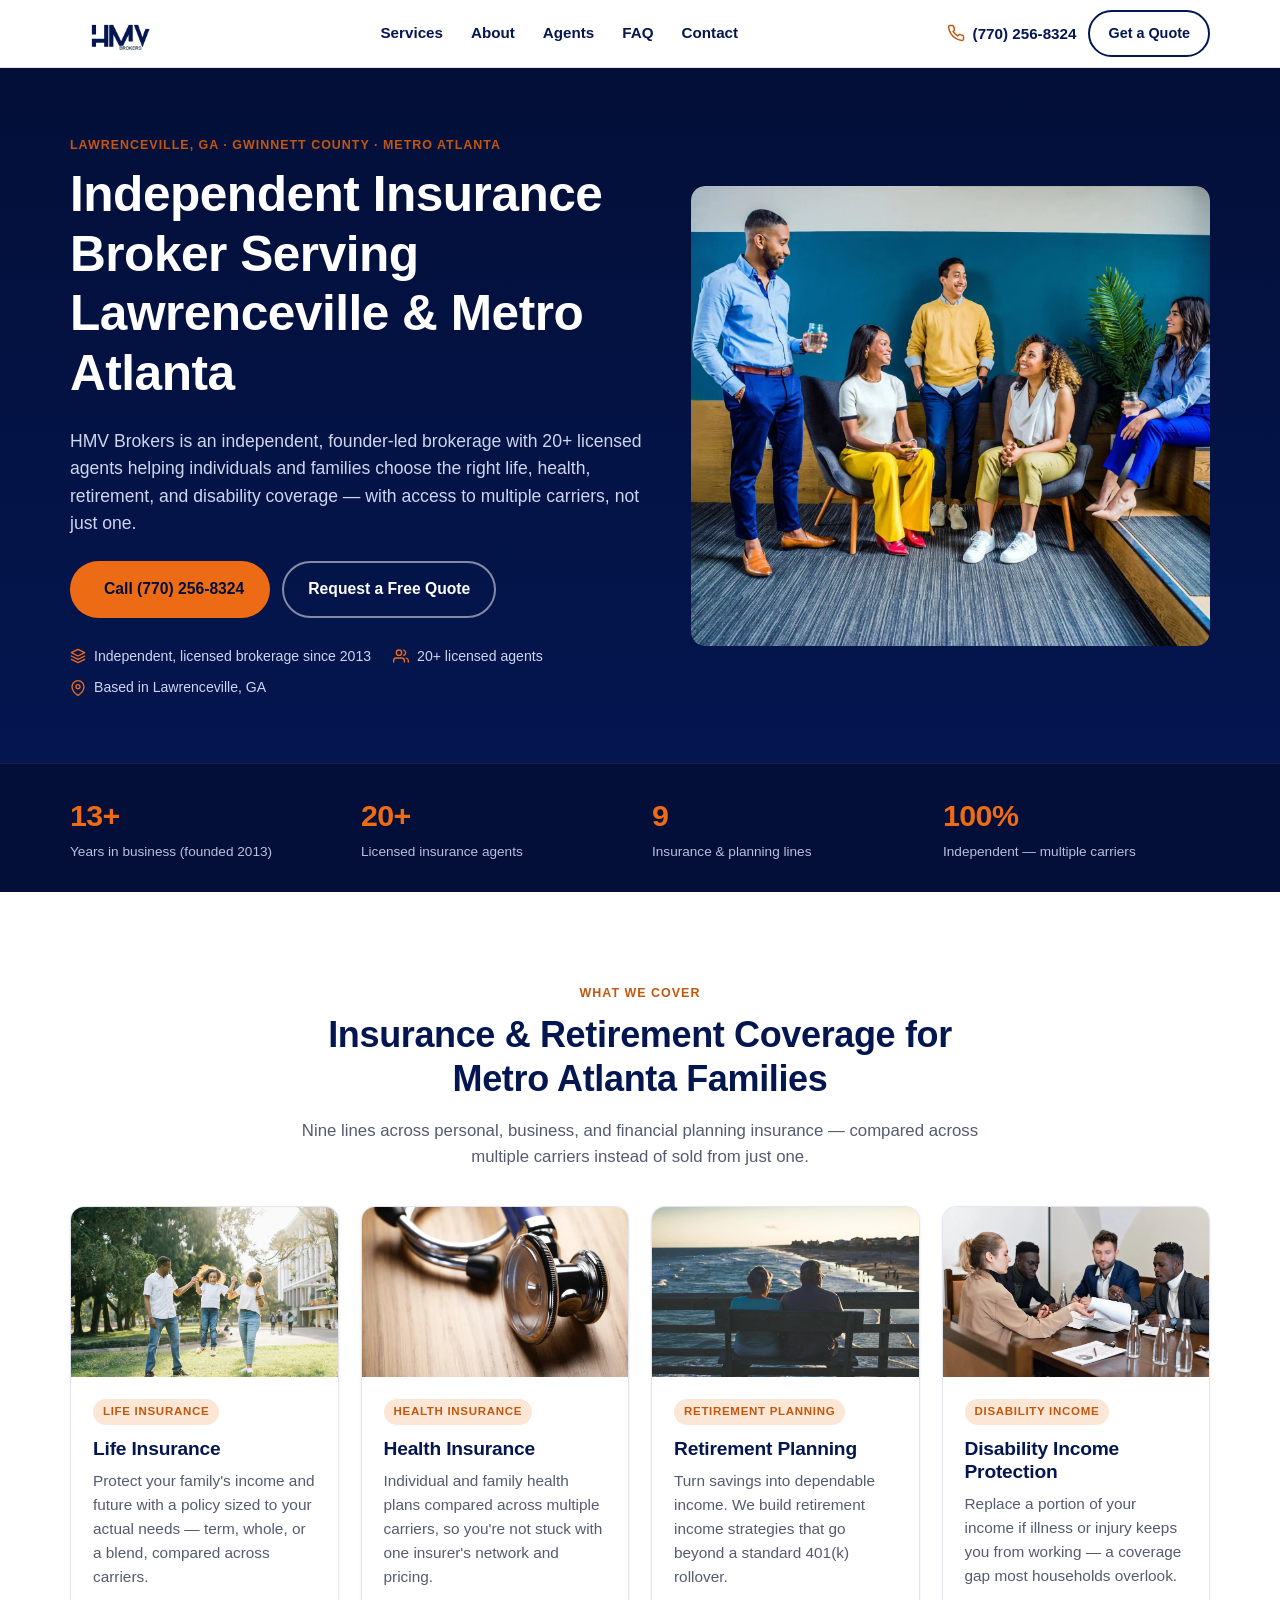
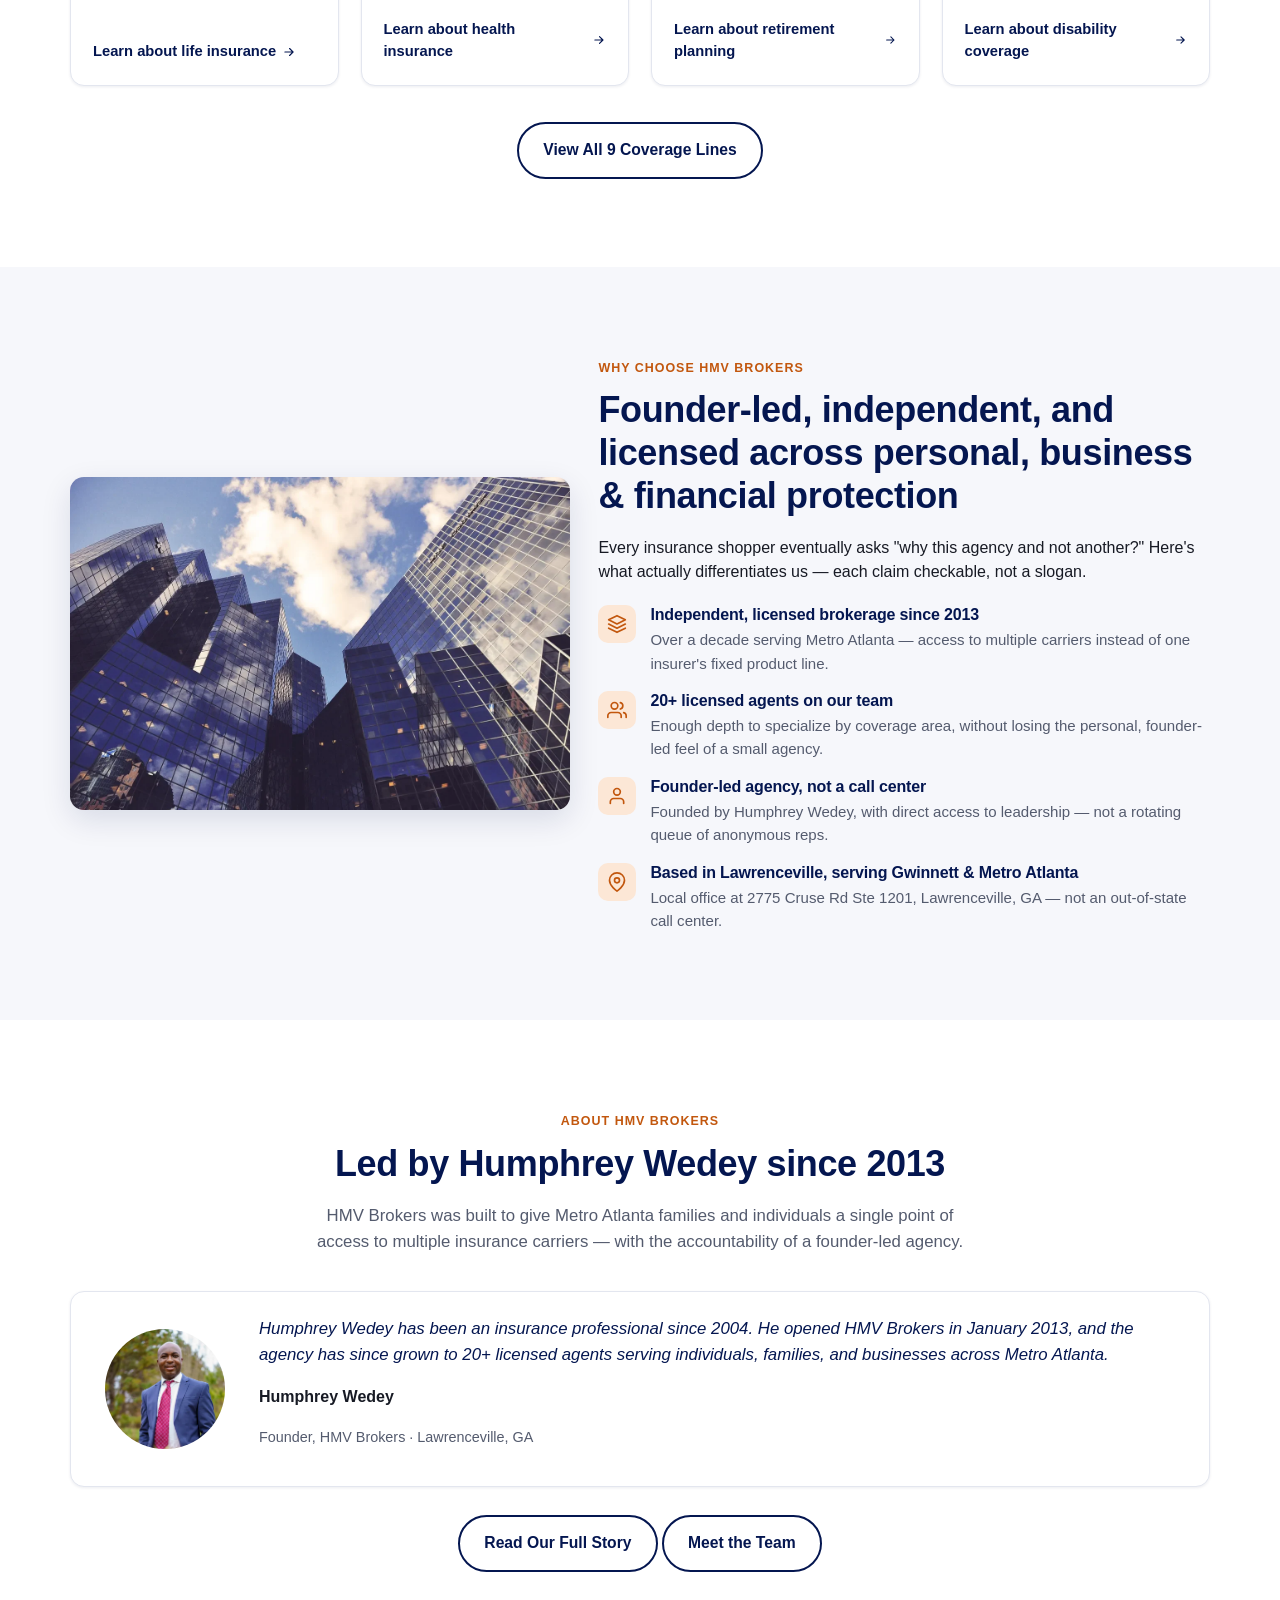
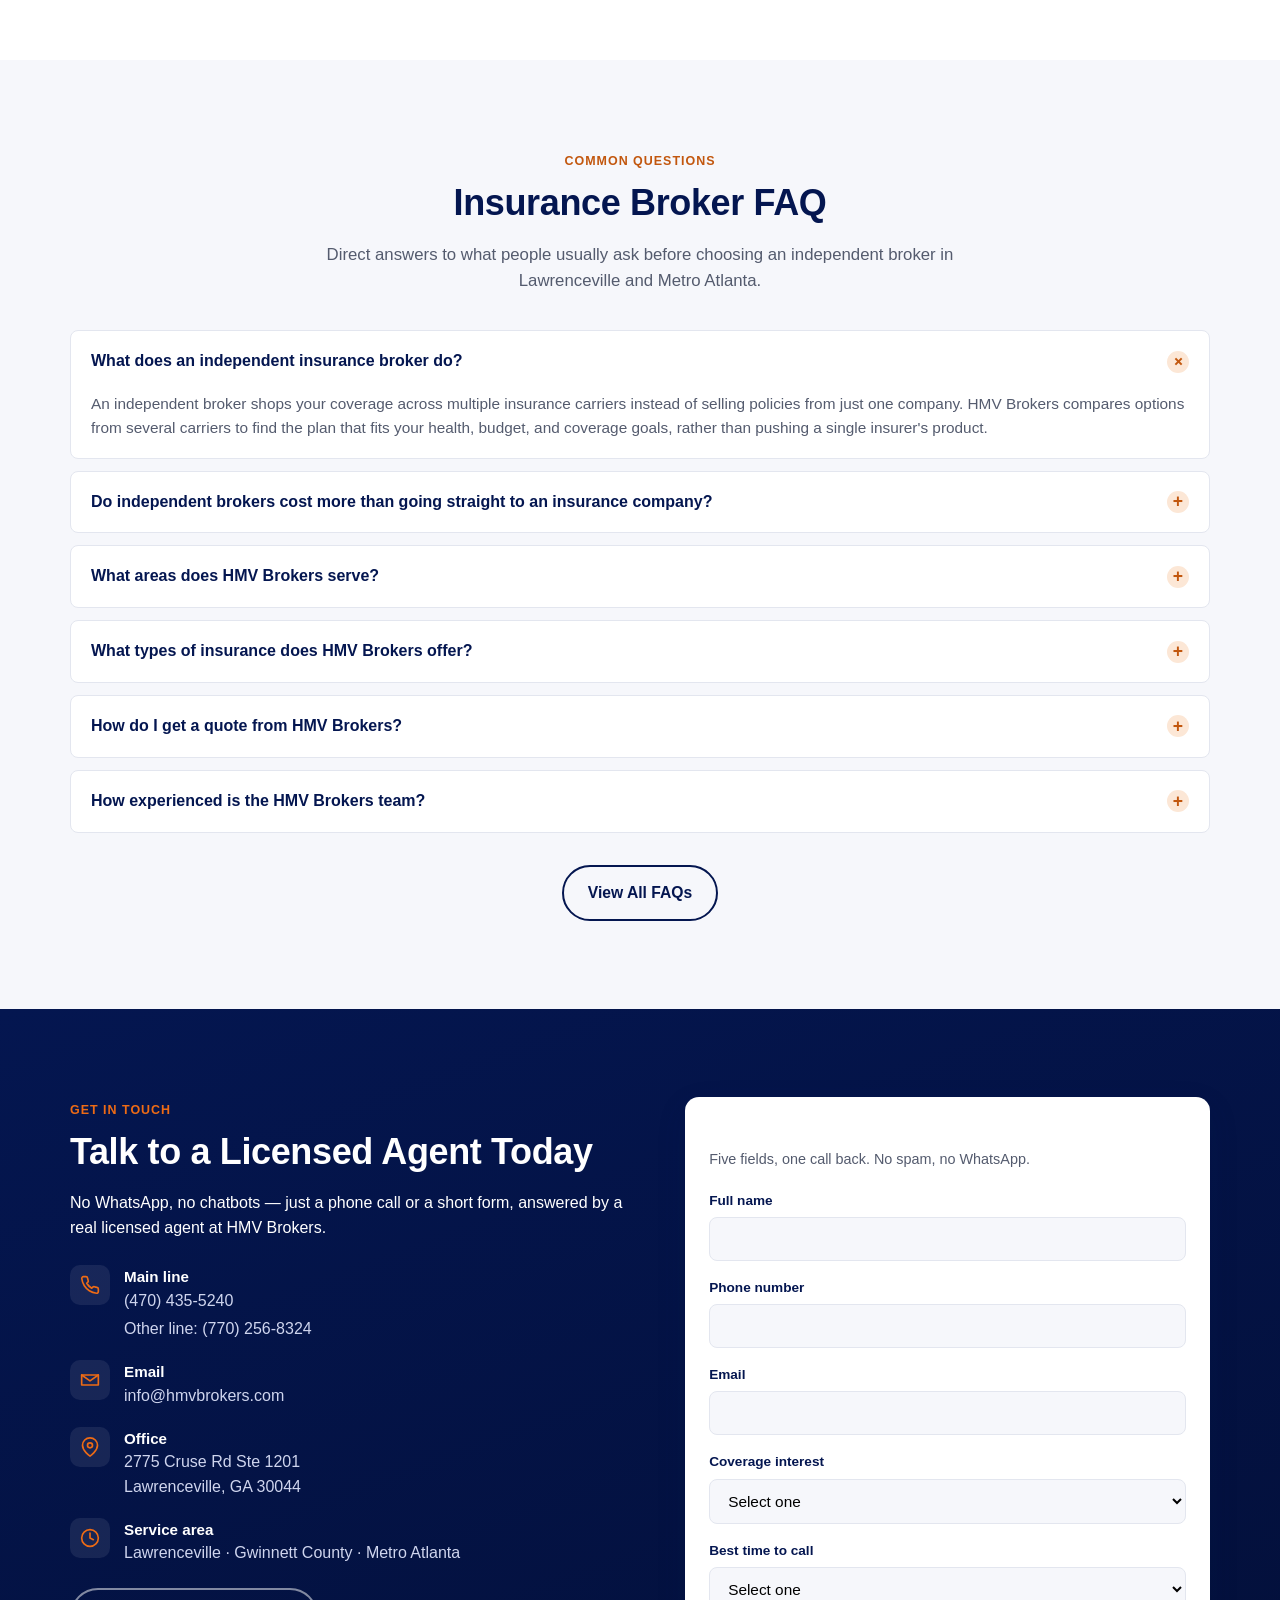
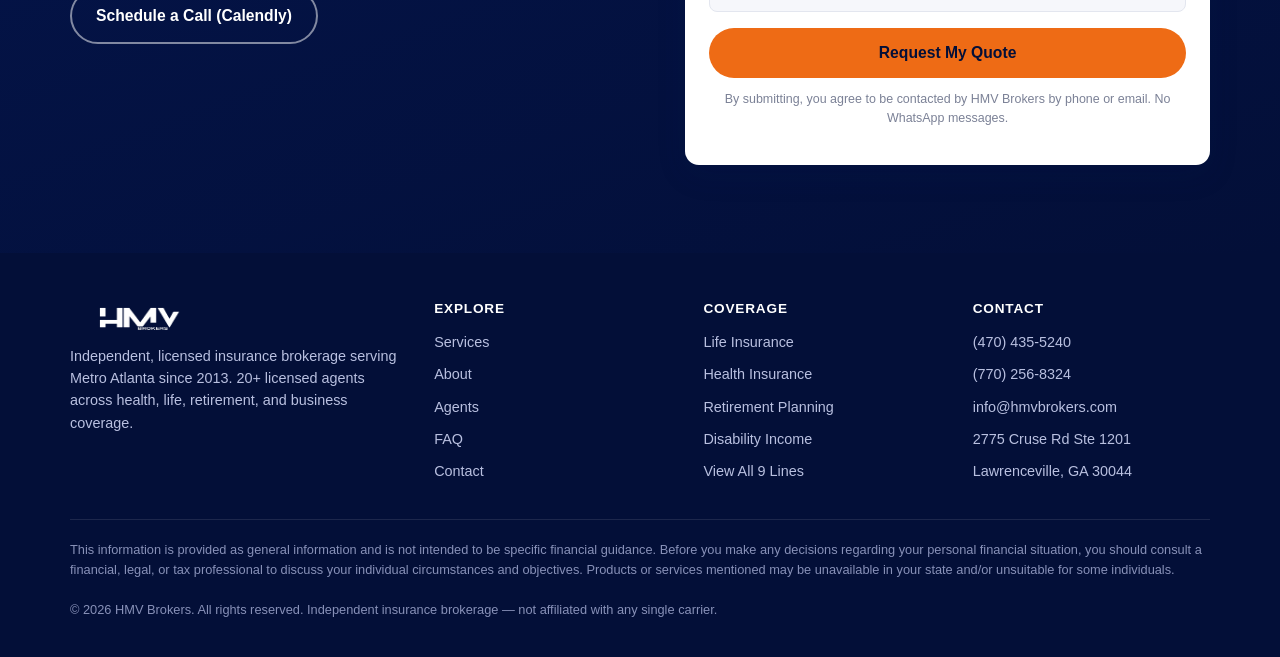
<file: index.html>
<!DOCTYPE html>
<html lang="en">
<head>
<meta charset="UTF-8" />
<meta name="viewport" content="width=device-width, initial-scale=1" />
<title>Independent Insurance Broker in Lawrenceville, GA | HMV Brokers</title>
<meta name="description" content="HMV Brokers is an independent insurance agency in Lawrenceville, GA — 20+ licensed agents helping Metro Atlanta families with life, health, retirement & disability coverage." />
<link rel="canonical" href="https://www.hmvbrokers.com/" />

<!-- Open Graph / Social -->
<meta property="og:type" content="website" />
<meta property="og:site_name" content="HMV Brokers" />
<meta property="og:title" content="Independent Insurance Broker in Lawrenceville, GA | HMV Brokers" />
<meta property="og:description" content="Independent, licensed brokerage serving Metro Atlanta since 2013. 20+ licensed agents. Life, health, retirement & disability coverage." />
<meta property="og:url" content="https://www.hmvbrokers.com/" />
<meta property="og:image" content="https://www.hmvbrokers.com/assets/hero_images/pexels-photo-2422290.webp" />
<meta name="twitter:card" content="summary_large_image" />
<meta name="twitter:title" content="Independent Insurance Broker in Lawrenceville, GA | HMV Brokers" />
<meta name="twitter:description" content="Independent, licensed brokerage serving Metro Atlanta since 2013. 20+ licensed agents. Life, health, retirement & disability coverage." />
<meta name="twitter:image" content="https://www.hmvbrokers.com/assets/hero_images/pexels-photo-2422290.webp" />

<meta name="theme-color" content="#041650" />
<link rel="preload" as="image" href="assets/hero_images/pexels-photo-2422290.webp" fetchpriority="high" />
<link rel="stylesheet" href="assets/css/style.css" />

<!-- JSON-LD: InsuranceAgency (LocalBusiness) -->
<script type="application/ld+json">
{
  "@context": "https://schema.org",
  "@type": "InsuranceAgency",
  "name": "HMV Brokers",
  "url": "https://www.hmvbrokers.com/",
  "image": "https://www.hmvbrokers.com/assets/logo/hmv600200blue.webp",
  "logo": "https://www.hmvbrokers.com/assets/logo/hmv600200blue.webp",
  "description": "Independent insurance brokerage serving Lawrenceville, Gwinnett County, and Metro Atlanta since 2013. 20+ licensed agents offering health, life, retirement, income planning, long-term care, disability, commercial, auto & homeowners, and group benefits coverage.",
  "foundingDate": "2013",
  "founder": {
    "@type": "Person",
    "name": "Humphrey Wedey"
  },
  "address": {
    "@type": "PostalAddress",
    "streetAddress": "2775 Cruse Rd Ste 1201",
    "addressLocality": "Lawrenceville",
    "addressRegion": "GA",
    "postalCode": "30044",
    "addressCountry": "US"
  },
  "telephone": "+1-770-256-8324",
  "email": "info@hmvbrokers.com",
  "contactPoint": [
    { "@type": "ContactPoint", "telephone": "+1-470-435-5240", "contactType": "customer service", "areaServed": "US" },
    { "@type": "ContactPoint", "telephone": "+1-770-256-8324", "contactType": "customer service", "areaServed": "US" }
  ],
  "areaServed": ["Lawrenceville, GA", "Gwinnett County, GA", "Metro Atlanta, GA"],
  "priceRange": "$$",
  "employee": {
    "@type": "QuantitativeValue",
    "minValue": 20,
    "description": "20+ licensed insurance agents"
  },
  "hasOfferCatalog": {
    "@type": "OfferCatalog",
    "name": "Insurance & Financial Services",
    "itemListElement": [
      { "@type": "Offer", "itemOffered": { "@type": "Service", "name": "Individual & Family Health Insurance" } },
      { "@type": "Offer", "itemOffered": { "@type": "Service", "name": "Life Insurance" } },
      { "@type": "Offer", "itemOffered": { "@type": "Service", "name": "Retirement Planning" } },
      { "@type": "Offer", "itemOffered": { "@type": "Service", "name": "Income Planning" } },
      { "@type": "Offer", "itemOffered": { "@type": "Service", "name": "Long-Term Care Insurance" } },
      { "@type": "Offer", "itemOffered": { "@type": "Service", "name": "Disability Income Protection" } },
      { "@type": "Offer", "itemOffered": { "@type": "Service", "name": "Commercial Insurance" } },
      { "@type": "Offer", "itemOffered": { "@type": "Service", "name": "Auto & Homeowners Insurance" } },
      { "@type": "Offer", "itemOffered": { "@type": "Service", "name": "Group Benefits" } }
    ]
  }
}
</script>

<!-- JSON-LD: FAQPage (mirrors the on-page "Common Questions" block below) -->
<script type="application/ld+json">
{
  "@context": "https://schema.org",
  "@type": "FAQPage",
  "mainEntity": [
    {
      "@type": "Question",
      "name": "What does an independent insurance broker do?",
      "acceptedAnswer": {
        "@type": "Answer",
        "text": "An independent broker shops your coverage across multiple insurance carriers instead of selling policies from just one company. HMV Brokers compares options from several carriers to find the plan that fits your health, budget, and coverage goals, rather than pushing a single insurer's product."
      }
    },
    {
      "@type": "Question",
      "name": "Do independent brokers cost more than going straight to an insurance company?",
      "acceptedAnswer": {
        "@type": "Answer",
        "text": "No. Carriers build broker commissions into their standard rates, so working with an independent broker like HMV Brokers typically costs the same as buying directly from the insurer — with the added benefit of a licensed agent comparing multiple carriers on your behalf at no extra cost to you."
      }
    },
    {
      "@type": "Question",
      "name": "What areas does HMV Brokers serve?",
      "acceptedAnswer": {
        "@type": "Answer",
        "text": "HMV Brokers is based in Lawrenceville, GA and serves clients throughout Gwinnett County and the greater Metro Atlanta area. Our office is located at 2775 Cruse Rd Ste 1201, Lawrenceville, GA 30044."
      }
    },
    {
      "@type": "Question",
      "name": "What types of insurance does HMV Brokers offer?",
      "acceptedAnswer": {
        "@type": "Answer",
        "text": "HMV Brokers covers nine lines: individual & family health, life insurance, retirement planning, income planning, long-term care, disability income, commercial insurance, auto & homeowners, and group benefits. Our 20+ agents specialize by coverage area so you get depth, not a generalist."
      }
    },
    {
      "@type": "Question",
      "name": "How do I get a quote from HMV Brokers?",
      "acceptedAnswer": {
        "@type": "Answer",
        "text": "Call (770) 256-8324 to speak directly with a licensed agent, or fill out the short quote request form on this page with your coverage interest and best time to call. A licensed agent will follow up personally — HMV Brokers does not use automated chat sales tools."
      }
    },
    {
      "@type": "Question",
      "name": "How experienced is the HMV Brokers team?",
      "acceptedAnswer": {
        "@type": "Answer",
        "text": "HMV Brokers was founded in 2013 by Humphrey Wedey and has grown to a team of 20+ licensed insurance agents. The agency is founder-led, giving clients direct access to experienced leadership rather than a call-center model."
      }
    }
  ]
}
</script>
</head>
<body>
<a class="skip-link" href="#main">Skip to main content</a>

<!-- Header -->
<header class="site-header">
  <div class="container">
    <a class="brand" href="index.html" aria-label="HMV Brokers home">
      <img src="assets/logo/hmv600200blue.webp" alt="HMV Brokers logo" width="150" height="50" />
    </a>

    <nav class="main-nav" aria-label="Primary">
      <ul>
        <li><a href="pages/services.html">Services</a></li>
        <li><a href="pages/about.html">About</a></li>
        <li><a href="pages/agents.html">Agents</a></li>
        <li><a href="pages/faq.html">FAQ</a></li>
        <li><a href="pages/contact.html">Contact</a></li>
      </ul>
    </nav>

    <div class="header-cta">
      <a class="call-pill" href="tel:+17702568324">
        <svg viewBox="0 0 24 24" fill="none" stroke="currentColor" stroke-width="2" stroke-linecap="round" stroke-linejoin="round"><path d="M22 16.92v3a2 2 0 0 1-2.18 2 19.79 19.79 0 0 1-8.63-3.07 19.5 19.5 0 0 1-6-6 19.79 19.79 0 0 1-3.07-8.67A2 2 0 0 1 4.11 2h3a2 2 0 0 1 2 1.72c.127.96.361 1.903.7 2.81a2 2 0 0 1-.45 2.11L8.09 9.91a16 16 0 0 0 6 6l1.27-1.27a2 2 0 0 1 2.11-.45c.907.339 1.85.573 2.81.7A2 2 0 0 1 22 16.92z"/></svg>
        (770) 256-8324
      </a>
      <a class="btn btn-navy-outline header-quote-btn" href="pages/contact.html">Get a Quote</a>
      <button class="nav-toggle" id="nav-toggle" aria-label="Open menu" aria-expanded="false" aria-controls="mobile-nav">
        <svg viewBox="0 0 24 24" fill="none" stroke="currentColor" stroke-width="2" stroke-linecap="round" stroke-linejoin="round"><line x1="3" y1="6" x2="21" y2="6"/><line x1="3" y1="12" x2="21" y2="12"/><line x1="3" y1="18" x2="21" y2="18"/></svg>
      </button>
    </div>
  </div>
</header>

<!-- Mobile nav drawer -->
<nav class="mobile-nav" id="mobile-nav" aria-label="Mobile">
  <ul>
    <li><a href="pages/services.html">Services</a></li>
    <li><a href="pages/about.html">About</a></li>
    <li><a href="pages/agents.html">Agents</a></li>
    <li><a href="pages/faq.html">FAQ</a></li>
    <li><a href="pages/contact.html">Contact</a></li>
  </ul>
  <a class="btn btn-gold btn-block" href="tel:+17702568324">Call (770) 256-8324</a>
</nav>

<main id="main">

  <!-- Hero -->
  <section class="hero">
    <div class="container">
      <div class="hero-copy">
        <span class="eyebrow">Lawrenceville, GA &middot; Gwinnett County &middot; Metro Atlanta</span>
        <h1>Independent Insurance Broker Serving Lawrenceville &amp; Metro Atlanta</h1>
        <p class="lede">HMV Brokers is an independent, founder-led brokerage with 20+ licensed agents helping individuals and families choose the right life, health, retirement, and disability coverage — with access to multiple carriers, not just one.</p>
        <div class="hero-actions">
          <a class="btn btn-gold" href="tel:+17702568324">
            <svg viewBox="0 0 24 24" fill="none" stroke="currentColor" stroke-width="2" stroke-linecap="round" stroke-linejoin="round"><path d="M22 16.92v3a2 2 0 0 1-2.18 2 19.79 19.79 0 0 1-8.63-3.07 19.5 19.5 0 0 1-6-6 19.79 19.79 0 0 1-3.07-8.67A2 2 0 0 1 4.11 2h3a2 2 0 0 1 2 1.72c.127.96.361 1.903.7 2.81a2 2 0 0 1-.45 2.11L8.09 9.91a16 16 0 0 0 6 6l1.27-1.27a2 2 0 0 1 2.11-.45c.907.339 1.85.573 2.81.7A2 2 0 0 1 22 16.92z"/></svg>
            Call (770) 256-8324
          </a>
          <a class="btn btn-outline" href="#contact">Request a Free Quote</a>
        </div>
        <ul class="hero-trust">
          <li><svg viewBox="0 0 24 24" fill="none" stroke="currentColor" stroke-width="2" stroke-linecap="round" stroke-linejoin="round"><path d="M12 2 2 7l10 5 10-5-10-5z"/><path d="M2 17l10 5 10-5"/><path d="M2 12l10 5 10-5"/></svg> Independent, licensed brokerage since 2013</li>
          <li><svg viewBox="0 0 24 24" fill="none" stroke="currentColor" stroke-width="2" stroke-linecap="round" stroke-linejoin="round"><path d="M17 21v-2a4 4 0 0 0-4-4H5a4 4 0 0 0-4 4v2"/><circle cx="9" cy="7" r="4"/><path d="M23 21v-2a4 4 0 0 0-3-3.87"/><path d="M16 3.13a4 4 0 0 1 0 7.75"/></svg> 20+ licensed agents</li>
          <li><svg viewBox="0 0 24 24" fill="none" stroke="currentColor" stroke-width="2" stroke-linecap="round" stroke-linejoin="round"><path d="M21 10c0 7-9 13-9 13s-9-6-9-13a9 9 0 0 1 18 0z"/><circle cx="12" cy="10" r="3"/></svg> Based in Lawrenceville, GA</li>
        </ul>
      </div>
      <div class="hero-media">
        <img src="assets/hero_images/pexels-photo-2422290.webp" alt="HMV Brokers licensed insurance agents consulting with clients in Lawrenceville, GA" width="1920" height="1272" loading="eager" fetchpriority="high" />
      </div>
    </div>
  </section>

  <!-- Stat bar -->
  <section class="stat-bar">
    <div class="container">
      <div class="stat">
        <span class="num">13+</span>
        <span class="label">Years in business (founded 2013)</span>
      </div>
      <div class="stat">
        <span class="num">20+</span>
        <span class="label">Licensed insurance agents</span>
      </div>
      <div class="stat">
        <span class="num">9</span>
        <span class="label">Insurance &amp; planning lines</span>
      </div>
      <div class="stat">
        <span class="num">100%</span>
        <span class="label">Independent — multiple carriers</span>
      </div>
    </div>
  </section>

  <!-- Services -->
  <section class="section" id="services">
    <div class="container">
      <div class="section-head center">
        <span class="eyebrow">What We Cover</span>
        <h2>Insurance &amp; Retirement Coverage for Metro Atlanta Families</h2>
        <p>Nine lines across personal, business, and financial planning insurance — compared across multiple carriers instead of sold from just one.</p>
      </div>

      <div class="grid grid-2 grid-4">
        <article class="service-card">
          <div class="thumb">
            <img src="assets/images/pexels-photo-1128317.webp" alt="Family in Lawrenceville, GA protected by a life insurance policy" loading="lazy" />
          </div>
          <div class="body">
            <span class="tag">Life Insurance</span>
            <h3>Life Insurance</h3>
            <p>Protect your family's income and future with a policy sized to your actual needs — term, whole, or a blend, compared across carriers.</p>
            <a class="card-link" href="pages/services.html#life-insurance">Learn about life insurance <svg viewBox="0 0 24 24" fill="none" stroke="currentColor" stroke-width="2" stroke-linecap="round" stroke-linejoin="round"><path d="M5 12h14M13 6l6 6-6 6"/></svg></a>
          </div>
        </article>

        <article class="service-card">
          <div class="thumb">
            <img src="assets/images/photo-1560582861-45078880e48e.webp" alt="Stethoscope representing health insurance plans offered by HMV Brokers" loading="lazy" />
          </div>
          <div class="body">
            <span class="tag">Health Insurance</span>
            <h3>Health Insurance</h3>
            <p>Individual and family health plans compared across multiple carriers, so you're not stuck with one insurer's network and pricing.</p>
            <a class="card-link" href="pages/services.html#health-insurance">Learn about health insurance <svg viewBox="0 0 24 24" fill="none" stroke="currentColor" stroke-width="2" stroke-linecap="round" stroke-linejoin="round"><path d="M5 12h14M13 6l6 6-6 6"/></svg></a>
          </div>
        </article>

        <article class="service-card">
          <div class="thumb">
            <img src="assets/images/photo-1533444273691-ebf51af8fd9c.webp" alt="Retired couple in Metro Atlanta planning retirement income with HMV Brokers" loading="lazy" />
          </div>
          <div class="body">
            <span class="tag">Retirement Planning</span>
            <h3>Retirement Planning</h3>
            <p>Turn savings into dependable income. We build retirement income strategies that go beyond a standard 401(k) rollover.</p>
            <a class="card-link" href="pages/services.html#retirement-planning">Learn about retirement planning <svg viewBox="0 0 24 24" fill="none" stroke="currentColor" stroke-width="2" stroke-linecap="round" stroke-linejoin="round"><path d="M5 12h14M13 6l6 6-6 6"/></svg></a>
          </div>
        </article>

        <article class="service-card">
          <div class="thumb">
            <img src="assets/hero_images/pexels-photo-8730176.webp" alt="HMV Brokers agents reviewing a disability income protection policy with a client" loading="lazy" />
          </div>
          <div class="body">
            <span class="tag">Disability Income</span>
            <h3>Disability Income Protection</h3>
            <p>Replace a portion of your income if illness or injury keeps you from working — a coverage gap most households overlook.</p>
            <a class="card-link" href="pages/services.html#disability-income">Learn about disability coverage <svg viewBox="0 0 24 24" fill="none" stroke="currentColor" stroke-width="2" stroke-linecap="round" stroke-linejoin="round"><path d="M5 12h14M13 6l6 6-6 6"/></svg></a>
          </div>
        </article>
      </div>
      <div style="text-align:center; margin-top:36px">
        <a class="btn btn-navy-outline" href="pages/services.html">View All 9 Coverage Lines</a>
      </div>
    </div>
  </section>

  <!-- Why us -->
  <section class="section section-alt" id="why-us">
    <div class="container">
      <div class="why-grid">
        <div class="why-media">
          <img src="assets/images/photo-1462206092226-f46025ffe607.webp" alt="HMV Brokers independent insurance agency office building" loading="lazy" />
        </div>
        <div>
          <span class="eyebrow">Why Choose HMV Brokers</span>
          <h2>Founder-led, independent, and licensed across personal, business &amp; financial protection</h2>
          <p>Every insurance shopper eventually asks "why this agency and not another?" Here's what actually differentiates us — each claim checkable, not a slogan.</p>

          <div class="trust-points">
            <div class="trust-point">
              <span class="icon"><svg viewBox="0 0 24 24" fill="none" stroke="currentColor" stroke-width="2" stroke-linecap="round" stroke-linejoin="round"><path d="M12 2 2 7l10 5 10-5-10-5z"/><path d="M2 17l10 5 10-5"/><path d="M2 12l10 5 10-5"/></svg></span>
              <div>
                <h3>Independent, licensed brokerage since 2013</h3>
                <p>Over a decade serving Metro Atlanta — access to multiple carriers instead of one insurer's fixed product line.</p>
              </div>
            </div>
            <div class="trust-point">
              <span class="icon"><svg viewBox="0 0 24 24" fill="none" stroke="currentColor" stroke-width="2" stroke-linecap="round" stroke-linejoin="round"><path d="M17 21v-2a4 4 0 0 0-4-4H5a4 4 0 0 0-4 4v2"/><circle cx="9" cy="7" r="4"/><path d="M23 21v-2a4 4 0 0 0-3-3.87"/><path d="M16 3.13a4 4 0 0 1 0 7.75"/></svg></span>
              <div>
                <h3>20+ licensed agents on our team</h3>
                <p>Enough depth to specialize by coverage area, without losing the personal, founder-led feel of a small agency.</p>
              </div>
            </div>
            <div class="trust-point">
              <span class="icon"><svg viewBox="0 0 24 24" fill="none" stroke="currentColor" stroke-width="2" stroke-linecap="round" stroke-linejoin="round"><path d="M20 21v-2a4 4 0 0 0-4-4H8a4 4 0 0 0-4 4v2"/><circle cx="12" cy="7" r="4"/></svg></span>
              <div>
                <h3>Founder-led agency, not a call center</h3>
                <p>Founded by Humphrey Wedey, with direct access to leadership — not a rotating queue of anonymous reps.</p>
              </div>
            </div>
            <div class="trust-point">
              <span class="icon"><svg viewBox="0 0 24 24" fill="none" stroke="currentColor" stroke-width="2" stroke-linecap="round" stroke-linejoin="round"><path d="M21 10c0 7-9 13-9 13s-9-6-9-13a9 9 0 0 1 18 0z"/><circle cx="12" cy="10" r="3"/></svg></span>
              <div>
                <h3>Based in Lawrenceville, serving Gwinnett &amp; Metro Atlanta</h3>
                <p>Local office at 2775 Cruse Rd Ste 1201, Lawrenceville, GA — not an out-of-state call center.</p>
              </div>
            </div>
          </div>
        </div>
      </div>
    </div>
  </section>

  <!-- About / Founder -->
  <section class="section" id="about">
    <div class="container">
      <div class="section-head center">
        <span class="eyebrow">About HMV Brokers</span>
        <h2>Led by Humphrey Wedey since 2013</h2>
        <p>HMV Brokers was built to give Metro Atlanta families and individuals a single point of access to multiple insurance carriers — with the accountability of a founder-led agency.</p>
      </div>
      <div class="founder-card">
        <img src="assets/images/humphrey-wedey-picture.webp" alt="Humphrey Wedey, Founder of HMV Brokers" loading="lazy" />
        <div>
          <p class="quote">Humphrey Wedey has been an insurance professional since 2004. He opened HMV Brokers in January 2013, and the agency has since grown to 20+ licensed agents serving individuals, families, and businesses across Metro Atlanta.</p>
          <p class="name">Humphrey Wedey</p>
          <p class="role">Founder, HMV Brokers &middot; Lawrenceville, GA</p>
        </div>
      </div>
      <div style="text-align:center; margin-top:28px">
        <a class="btn btn-navy-outline" href="pages/about.html">Read Our Full Story</a>
        <a class="btn btn-navy-outline" href="pages/agents.html">Meet the Team</a>
      </div>
    </div>
  </section>

  <!-- FAQ / AEO block -->
  <section class="section section-alt" id="faq">
    <div class="container">
      <div class="section-head center">
        <span class="eyebrow">Common Questions</span>
        <h2>Insurance Broker FAQ</h2>
        <p>Direct answers to what people usually ask before choosing an independent broker in Lawrenceville and Metro Atlanta.</p>
      </div>

      <div class="faq-list">
        <details class="faq-item" open>
          <summary>What does an independent insurance broker do? <span class="plus">+</span></summary>
          <div class="faq-answer"><p>An independent broker shops your coverage across multiple insurance carriers instead of selling policies from just one company. HMV Brokers compares options from several carriers to find the plan that fits your health, budget, and coverage goals, rather than pushing a single insurer's product.</p></div>
        </details>
        <details class="faq-item">
          <summary>Do independent brokers cost more than going straight to an insurance company? <span class="plus">+</span></summary>
          <div class="faq-answer"><p>No. Carriers build broker commissions into their standard rates, so working with an independent broker like HMV Brokers typically costs the same as buying directly from the insurer — with the added benefit of a licensed agent comparing multiple carriers on your behalf at no extra cost to you.</p></div>
        </details>
        <details class="faq-item">
          <summary>What areas does HMV Brokers serve? <span class="plus">+</span></summary>
          <div class="faq-answer"><p>HMV Brokers is based in Lawrenceville, GA and serves clients throughout Gwinnett County and the greater Metro Atlanta area. Our office is located at 2775 Cruse Rd Ste 1201, Lawrenceville, GA 30044.</p></div>
        </details>
        <details class="faq-item">
          <summary>What types of insurance does HMV Brokers offer? <span class="plus">+</span></summary>
          <div class="faq-answer"><p>HMV Brokers covers nine lines: individual &amp; family health, life insurance, retirement planning, income planning, long-term care, disability income, commercial insurance, auto &amp; homeowners, and group benefits. Our 20+ agents specialize by coverage area so you get depth, not a generalist.</p></div>
        </details>
        <details class="faq-item">
          <summary>How do I get a quote from HMV Brokers? <span class="plus">+</span></summary>
          <div class="faq-answer"><p>Call (770) 256-8324 to speak directly with a licensed agent, or fill out the short quote request form on this page with your coverage interest and best time to call. A licensed agent will follow up personally — HMV Brokers does not use automated chat sales tools.</p></div>
        </details>
        <details class="faq-item">
          <summary>How experienced is the HMV Brokers team? <span class="plus">+</span></summary>
          <div class="faq-answer"><p>HMV Brokers was founded in 2013 by Humphrey Wedey and has grown to a team of 20+ licensed insurance agents. The agency is founder-led, giving clients direct access to experienced leadership rather than a call-center model.</p></div>
        </details>
      </div>
      <div style="text-align:center; margin-top:32px">
        <a class="btn btn-navy-outline" href="pages/faq.html">View All FAQs</a>
      </div>
    </div>
  </section>

  <!-- Contact -->
  <section class="section section-navy" id="contact">
    <div class="container">
      <div class="contact-wrap">
        <div>
          <span class="eyebrow">Get In Touch</span>
          <h2>Talk to a Licensed Agent Today</h2>
          <p>No WhatsApp, no chatbots — just a phone call or a short form, answered by a real licensed agent at HMV Brokers.</p>

          <div class="contact-info-list">
            <div class="contact-info-item">
              <span class="icon"><svg viewBox="0 0 24 24" fill="none" stroke="currentColor" stroke-width="2" stroke-linecap="round" stroke-linejoin="round"><path d="M22 16.92v3a2 2 0 0 1-2.18 2 19.79 19.79 0 0 1-8.63-3.07 19.5 19.5 0 0 1-6-6 19.79 19.79 0 0 1-3.07-8.67A2 2 0 0 1 4.11 2h3a2 2 0 0 1 2 1.72c.127.96.361 1.903.7 2.81a2 2 0 0 1-.45 2.11L8.09 9.91a16 16 0 0 0 6 6l1.27-1.27a2 2 0 0 1 2.11-.45c.907.339 1.85.573 2.81.7A2 2 0 0 1 22 16.92z"/></svg></span>
              <div>
                <strong>Main line</strong>
                <a href="tel:+14704355240">(470) 435-5240</a>
                <p style="margin:4px 0 0">Other line: <a href="tel:+17702568324">(770) 256-8324</a></p>
              </div>
            </div>
            <div class="contact-info-item">
              <span class="icon"><svg viewBox="0 0 24 24" fill="none" stroke="currentColor" stroke-width="2" stroke-linecap="round" stroke-linejoin="round"><path d="M4 4h16v16H4z" stroke="none"/><path d="M22 6 12 13 2 6"/><path d="M2 6h20v12H2z"/></svg></span>
              <div>
                <strong>Email</strong>
                <a href="mailto:info@hmvbrokers.com">info@hmvbrokers.com</a>
              </div>
            </div>
            <div class="contact-info-item">
              <span class="icon"><svg viewBox="0 0 24 24" fill="none" stroke="currentColor" stroke-width="2" stroke-linecap="round" stroke-linejoin="round"><path d="M21 10c0 7-9 13-9 13s-9-6-9-13a9 9 0 0 1 18 0z"/><circle cx="12" cy="10" r="3"/></svg></span>
              <div>
                <strong>Office</strong>
                <p>2775 Cruse Rd Ste 1201<br />Lawrenceville, GA 30044</p>
              </div>
            </div>
            <div class="contact-info-item">
              <span class="icon"><svg viewBox="0 0 24 24" fill="none" stroke="currentColor" stroke-width="2" stroke-linecap="round" stroke-linejoin="round"><circle cx="12" cy="12" r="10"/><polyline points="12 6 12 12 16 14"/></svg></span>
              <div>
                <strong>Service area</strong>
                <p>Lawrenceville &middot; Gwinnett County &middot; Metro Atlanta</p>
              </div>
            </div>
          </div>
          <a class="btn btn-outline" href="https://calendly.com/hwedey" target="_blank" rel="noopener" style="margin-top:22px">Schedule a Call (Calendly)</a>
        </div>

        <div class="quote-form" id="quote-form-wrap">
          <form id="quote-form" novalidate>
            <h3>Request a Free Quote</h3>
            <p class="sub">Five fields, one call back. No spam, no WhatsApp.</p>

            <div class="field">
              <label for="qf-name">Full name</label>
              <input type="text" id="qf-name" name="name" autocomplete="name" required />
            </div>
            <div class="field">
              <label for="qf-phone">Phone number</label>
              <input type="tel" id="qf-phone" name="phone" autocomplete="tel" required />
            </div>
            <div class="field">
              <label for="qf-email">Email</label>
              <input type="email" id="qf-email" name="email" autocomplete="email" required />
            </div>
            <div class="field">
              <label for="qf-interest">Coverage interest</label>
              <select id="qf-interest" name="interest" required>
                <option value="" disabled selected>Select one</option>
                <option value="health">Individual &amp; Family Health</option>
                <option value="life">Life Insurance</option>
                <option value="retirement">Retirement Planning</option>
                <option value="income">Income Planning</option>
                <option value="ltc">Long-Term Care</option>
                <option value="disability">Disability Income</option>
                <option value="commercial">Commercial Insurance</option>
                <option value="auto-home">Auto &amp; Homeowners</option>
                <option value="group">Group Benefits</option>
                <option value="not-sure">Not sure yet</option>
              </select>
            </div>
            <div class="field">
              <label for="qf-time">Best time to call</label>
              <select id="qf-time" name="best_time" required>
                <option value="" disabled selected>Select one</option>
                <option value="morning">Morning</option>
                <option value="afternoon">Afternoon</option>
                <option value="evening">Evening</option>
              </select>
            </div>

            <button type="submit" class="btn btn-gold btn-block">Request My Quote</button>
            <p class="form-note">By submitting, you agree to be contacted by HMV Brokers by phone or email. No WhatsApp messages.</p>
          </form>

          <div class="form-success" id="form-success">
            <svg viewBox="0 0 24 24" fill="none" stroke="currentColor" stroke-width="2" stroke-linecap="round" stroke-linejoin="round"><path d="M22 11.08V12a10 10 0 1 1-5.93-9.14"/><polyline points="22 4 12 14.01 9 11.01"/></svg>
            <h3>Thanks — we've got your request.</h3>
            <p>A licensed HMV Brokers agent will call you back. Need coverage sooner? Call (770) 256-8324 now.</p>
          </div>
        </div>
      </div>
    </div>
  </section>

</main>

<!-- Footer -->
<footer class="site-footer">
  <div class="container">
    <div class="footer-grid">
      <div class="footer-brand">
        <img src="assets/logo/hmv600200white.webp" alt="HMV Brokers logo" width="140" height="47" />
        <p>Independent, licensed insurance brokerage serving Metro Atlanta since 2013. 20+ licensed agents across health, life, retirement, and business coverage.</p>
      </div>
      <div class="footer-col">
        <h4>Explore</h4>
        <ul>
          <li><a href="pages/services.html">Services</a></li>
          <li><a href="pages/about.html">About</a></li>
          <li><a href="pages/agents.html">Agents</a></li>
          <li><a href="pages/faq.html">FAQ</a></li>
          <li><a href="pages/contact.html">Contact</a></li>
        </ul>
      </div>
      <div class="footer-col">
        <h4>Coverage</h4>
        <ul>
          <li><a href="pages/services.html#life-insurance">Life Insurance</a></li>
          <li><a href="pages/services.html#health-insurance">Health Insurance</a></li>
          <li><a href="pages/services.html#retirement-planning">Retirement Planning</a></li>
          <li><a href="pages/services.html#disability-income">Disability Income</a></li>
          <li><a href="pages/services.html">View All 9 Lines</a></li>
        </ul>
      </div>
      <div class="footer-col">
        <h4>Contact</h4>
        <ul>
          <li><a href="tel:+14704355240">(470) 435-5240</a></li>
          <li><a href="tel:+17702568324">(770) 256-8324</a></li>
          <li><a href="mailto:info@hmvbrokers.com">info@hmvbrokers.com</a></li>
          <li>2775 Cruse Rd Ste 1201</li>
          <li>Lawrenceville, GA 30044</li>
        </ul>
      </div>
    </div>
    <div class="footer-bottom">
      <p>This information is provided as general information and is not intended to be specific financial guidance. Before you make any decisions regarding your personal financial situation, you should consult a financial, legal, or tax professional to discuss your individual circumstances and objectives. Products or services mentioned may be unavailable in your state and/or unsuitable for some individuals.</p>
      <p>&copy; <span id="year">2026</span> HMV Brokers. All rights reserved. Independent insurance brokerage — not affiliated with any single carrier.</p>
    </div>
  </div>
</footer>

<!-- Sticky mobile call bar -->
<div class="call-bar">
  <a href="tel:+17702568324">
    <svg viewBox="0 0 24 24" fill="none" stroke="currentColor" stroke-width="2" stroke-linecap="round" stroke-linejoin="round"><path d="M22 16.92v3a2 2 0 0 1-2.18 2 19.79 19.79 0 0 1-8.63-3.07 19.5 19.5 0 0 1-6-6 19.79 19.79 0 0 1-3.07-8.67A2 2 0 0 1 4.11 2h3a2 2 0 0 1 2 1.72c.127.96.361 1.903.7 2.81a2 2 0 0 1-.45 2.11L8.09 9.91a16 16 0 0 0 6 6l1.27-1.27a2 2 0 0 1 2.11-.45c.907.339 1.85.573 2.81.7A2 2 0 0 1 22 16.92z"/></svg>
    Call Now
  </a>
  <a class="quote-link" href="#contact">Get a Quote</a>
</div>

<script src="assets/js/main.js"></script>
<script>document.getElementById("year").textContent = new Date().getFullYear();</script>
</body>
</html>
</file>
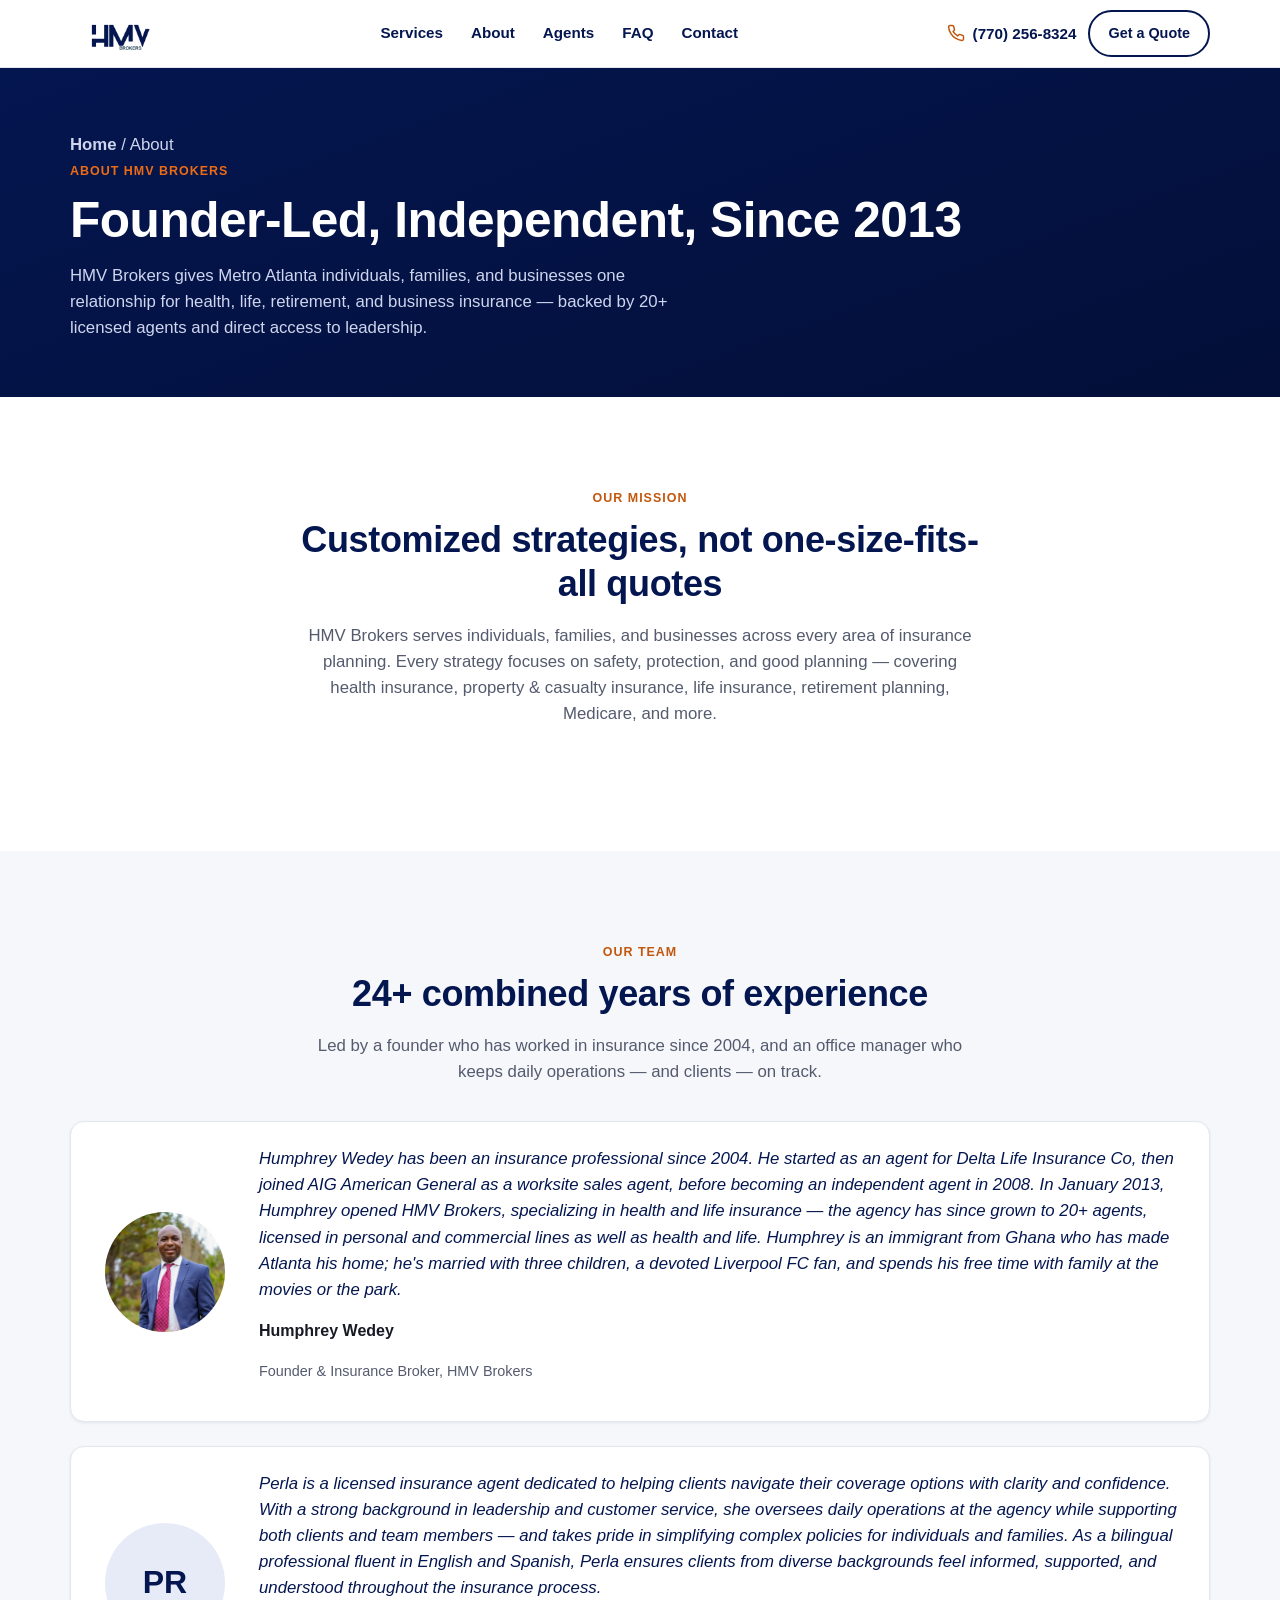
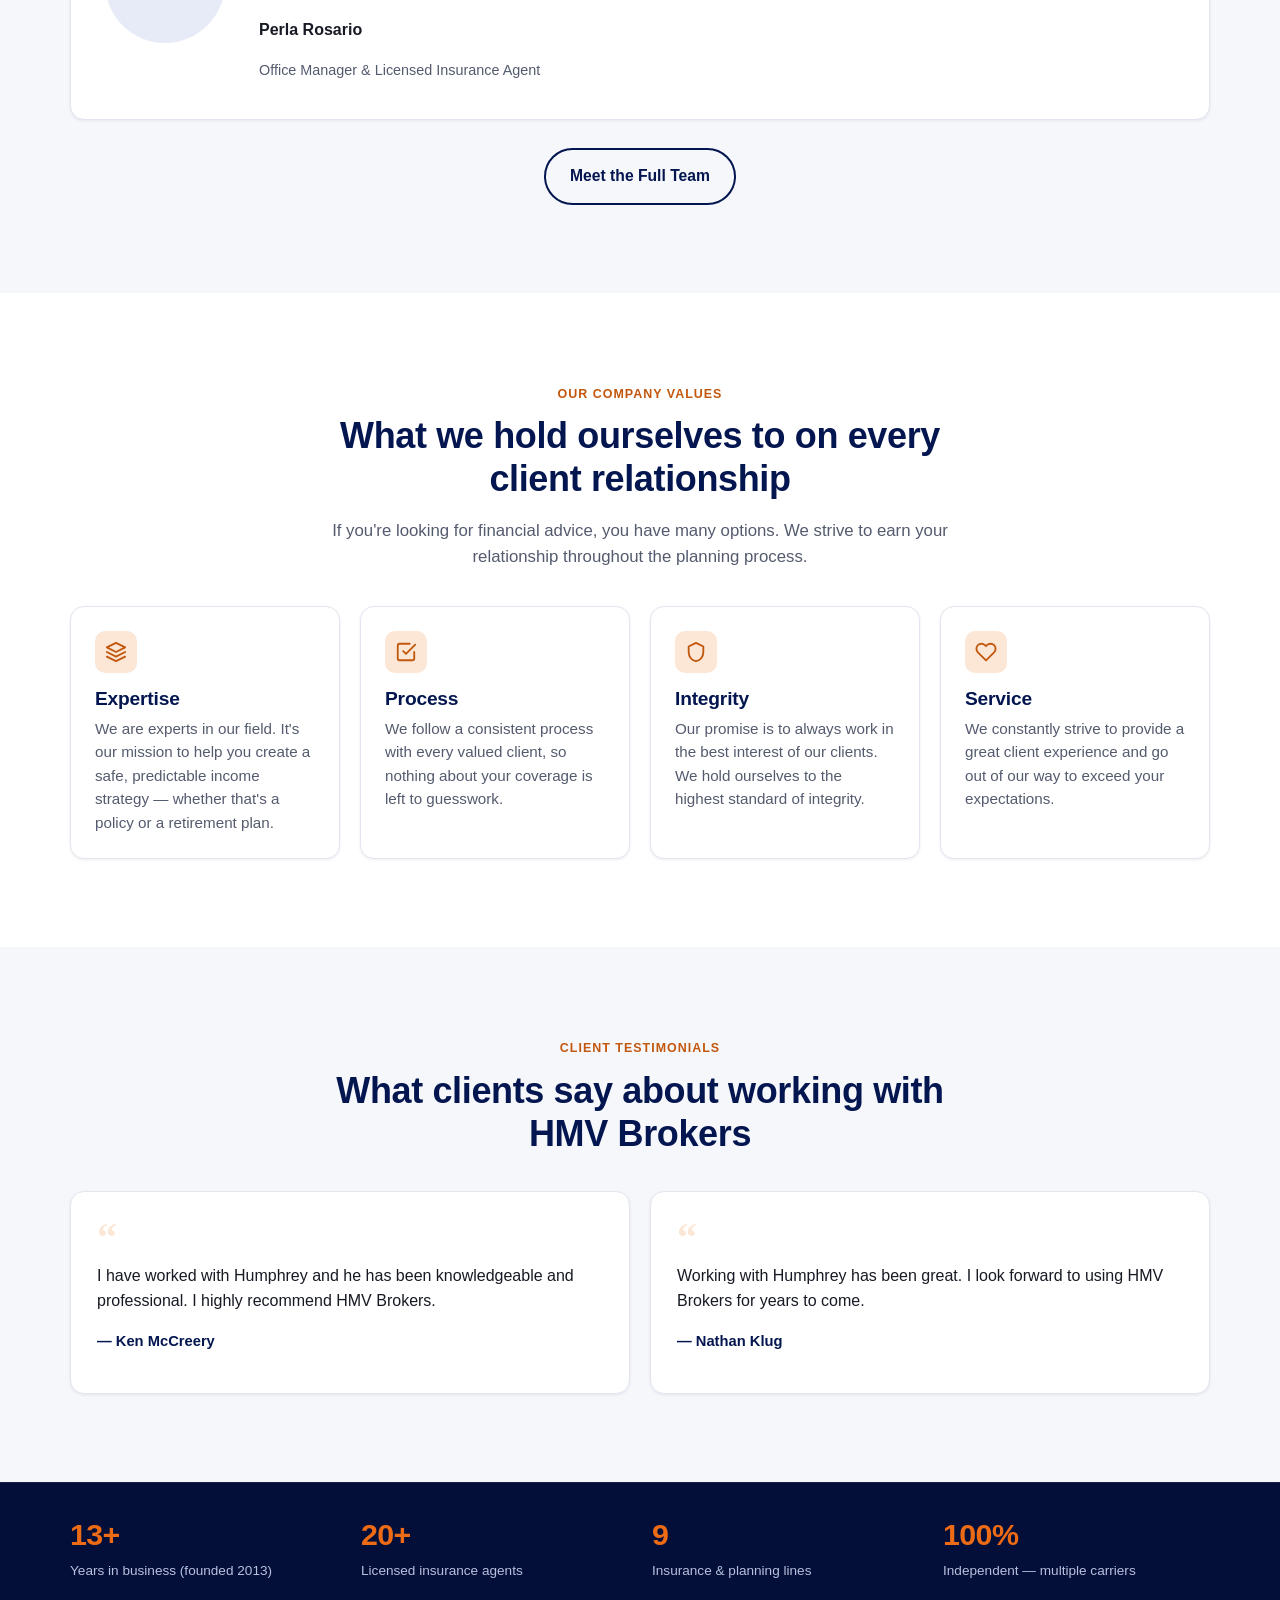
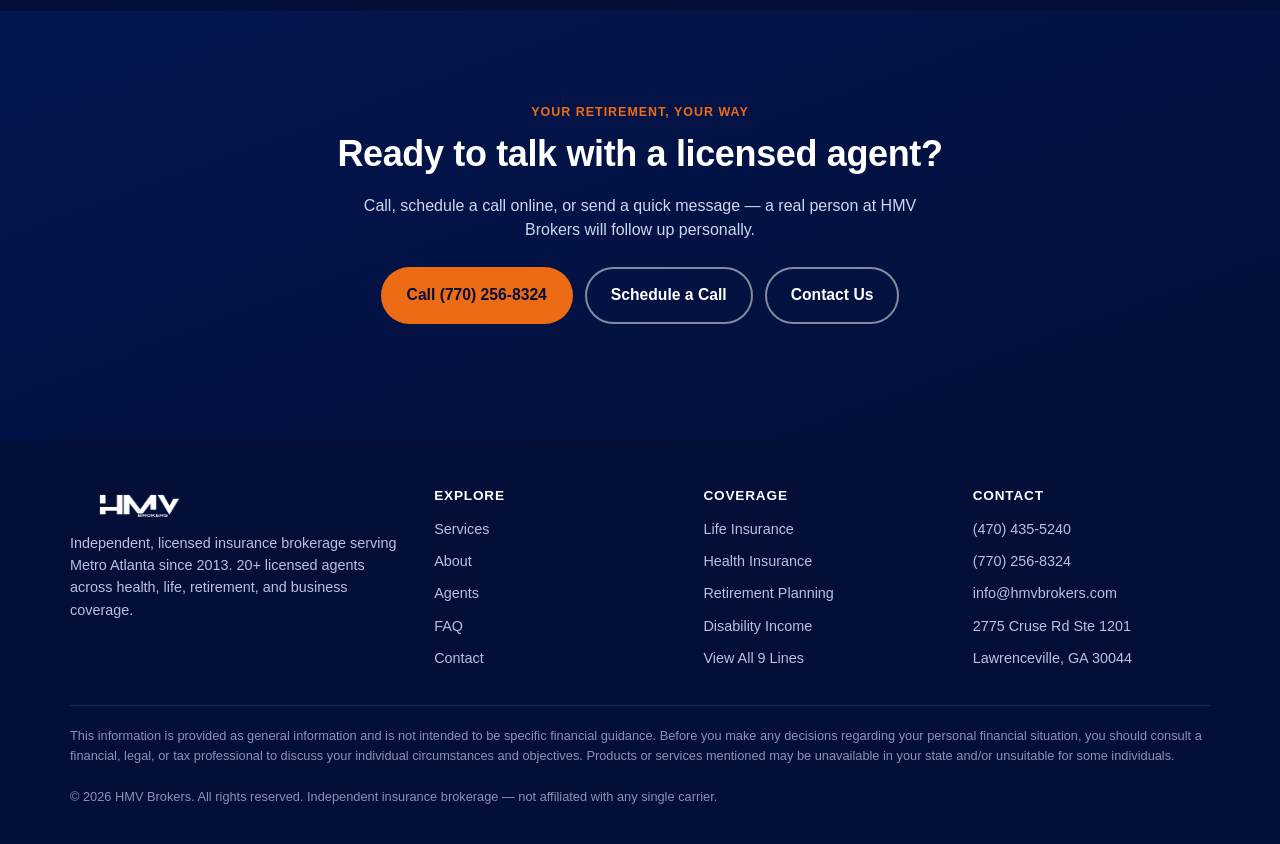
<file: pages/about.html>
<!DOCTYPE html>
<html lang="en">
<head>
<meta charset="UTF-8" />
<meta name="viewport" content="width=device-width, initial-scale=1" />
<title>About HMV Brokers | Independent Insurance Agency Since 2013 | Lawrenceville, GA</title>
<meta name="description" content="Founded in 2013 by Humphrey Wedey, HMV Brokers is a founder-led, independent insurance agency in Lawrenceville, GA with 20+ licensed agents serving Metro Atlanta." />
<link rel="canonical" href="https://www.hmvbrokers.com/pages/about.html" />

<meta property="og:type" content="website" />
<meta property="og:site_name" content="HMV Brokers" />
<meta property="og:title" content="About HMV Brokers | Independent Insurance Agency Since 2013" />
<meta property="og:description" content="Founder-led, independent insurance brokerage serving Metro Atlanta since 2013. Meet the team behind HMV Brokers." />
<meta property="og:url" content="https://www.hmvbrokers.com/pages/about.html" />
<meta property="og:image" content="https://www.hmvbrokers.com/assets/images/humphrey-wedey-picture.webp" />

<meta name="theme-color" content="#041650" />
<link rel="stylesheet" href="../assets/css/style.css" />

<!-- JSON-LD: InsuranceAgency -->
<script type="application/ld+json">
{
  "@context": "https://schema.org",
  "@type": "InsuranceAgency",
  "name": "HMV Brokers",
  "url": "https://www.hmvbrokers.com/",
  "logo": "https://www.hmvbrokers.com/assets/logo/hmv600200blue.webp",
  "foundingDate": "2013",
  "founder": { "@type": "Person", "name": "Humphrey Wedey" },
  "address": {
    "@type": "PostalAddress",
    "streetAddress": "2775 Cruse Rd Ste 1201",
    "addressLocality": "Lawrenceville",
    "addressRegion": "GA",
    "postalCode": "30044",
    "addressCountry": "US"
  },
  "telephone": "+1-770-256-8324",
  "email": "info@hmvbrokers.com",
  "areaServed": ["Lawrenceville, GA", "Gwinnett County, GA", "Metro Atlanta, GA"]
}
</script>

<!-- JSON-LD: Person (Founder) -->
<script type="application/ld+json">
{
  "@context": "https://schema.org",
  "@type": "Person",
  "name": "Humphrey Wedey",
  "jobTitle": "Founder & Insurance Broker",
  "worksFor": { "@type": "InsuranceAgency", "name": "HMV Brokers" },
  "image": "https://www.hmvbrokers.com/assets/images/humphrey-wedey-picture.webp",
  "description": "Insurance professional since 2004. Founded HMV Brokers in January 2013 after working as an agent for Delta Life Insurance Co and AIG American General.",
  "url": "https://www.hmvbrokers.com/pages/about.html"
}
</script>

<!-- JSON-LD: Person (Office Manager) -->
<script type="application/ld+json">
{
  "@context": "https://schema.org",
  "@type": "Person",
  "name": "Perla Rosario",
  "jobTitle": "Office Manager & Licensed Insurance Agent",
  "worksFor": { "@type": "InsuranceAgency", "name": "HMV Brokers" },
  "description": "Bilingual (English/Spanish) licensed insurance agent overseeing daily operations at HMV Brokers.",
  "url": "https://www.hmvbrokers.com/pages/about.html"
}
</script>
</head>
<body>
<a class="skip-link" href="#main">Skip to main content</a>

<header class="site-header">
  <div class="container">
    <a class="brand" href="../index.html" aria-label="HMV Brokers home">
      <img src="../assets/logo/hmv600200blue.webp" alt="HMV Brokers logo" width="150" height="50" />
    </a>
    <nav class="main-nav" aria-label="Primary">
      <ul>
        <li><a href="services.html">Services</a></li>
        <li><a href="about.html">About</a></li>
        <li><a href="agents.html">Agents</a></li>
        <li><a href="faq.html">FAQ</a></li>
        <li><a href="contact.html">Contact</a></li>
      </ul>
    </nav>
    <div class="header-cta">
      <a class="call-pill" href="tel:+17702568324">
        <svg viewBox="0 0 24 24" fill="none" stroke="currentColor" stroke-width="2" stroke-linecap="round" stroke-linejoin="round"><path d="M22 16.92v3a2 2 0 0 1-2.18 2 19.79 19.79 0 0 1-8.63-3.07 19.5 19.5 0 0 1-6-6 19.79 19.79 0 0 1-3.07-8.67A2 2 0 0 1 4.11 2h3a2 2 0 0 1 2 1.72c.127.96.361 1.903.7 2.81a2 2 0 0 1-.45 2.11L8.09 9.91a16 16 0 0 0 6 6l1.27-1.27a2 2 0 0 1 2.11-.45c.907.339 1.85.573 2.81.7A2 2 0 0 1 22 16.92z"/></svg>
        (770) 256-8324
      </a>
      <a class="btn btn-navy-outline header-quote-btn" href="contact.html">Get a Quote</a>
      <button class="nav-toggle" id="nav-toggle" aria-label="Open menu" aria-expanded="false" aria-controls="mobile-nav">
        <svg viewBox="0 0 24 24" fill="none" stroke="currentColor" stroke-width="2" stroke-linecap="round" stroke-linejoin="round"><line x1="3" y1="6" x2="21" y2="6"/><line x1="3" y1="12" x2="21" y2="12"/><line x1="3" y1="18" x2="21" y2="18"/></svg>
      </button>
    </div>
  </div>
</header>

<nav class="mobile-nav" id="mobile-nav" aria-label="Mobile">
  <ul>
    <li><a href="services.html">Services</a></li>
    <li><a href="about.html">About</a></li>
    <li><a href="agents.html">Agents</a></li>
    <li><a href="faq.html">FAQ</a></li>
    <li><a href="contact.html">Contact</a></li>
  </ul>
  <a class="btn btn-gold btn-block" href="tel:+17702568324">Call (770) 256-8324</a>
</nav>

<main id="main">

  <section class="page-hero">
    <div class="container">
      <p class="breadcrumb"><a href="../index.html">Home</a> / About</p>
      <span class="eyebrow">About HMV Brokers</span>
      <h1>Founder-Led, Independent, Since 2013</h1>
      <p>HMV Brokers gives Metro Atlanta individuals, families, and businesses one relationship for health, life, retirement, and business insurance — backed by 20+ licensed agents and direct access to leadership.</p>
    </div>
  </section>

  <section class="section">
    <div class="container">
      <div class="section-head center">
        <span class="eyebrow">Our Mission</span>
        <h2>Customized strategies, not one-size-fits-all quotes</h2>
        <p>HMV Brokers serves individuals, families, and businesses across every area of insurance planning. Every strategy focuses on safety, protection, and good planning — covering health insurance, property &amp; casualty insurance, life insurance, retirement planning, Medicare, and more.</p>
      </div>
    </div>
  </section>

  <section class="section section-alt">
    <div class="container">
      <div class="section-head center">
        <span class="eyebrow">Our Team</span>
        <h2>24+ combined years of experience</h2>
        <p>Led by a founder who has worked in insurance since 2004, and an office manager who keeps daily operations — and clients — on track.</p>
      </div>

      <div class="founder-card">
        <img src="../assets/images/humphrey-wedey-picture.webp" alt="Humphrey Wedey, Founder of HMV Brokers" loading="lazy" />
        <div>
          <p class="quote">Humphrey Wedey has been an insurance professional since 2004. He started as an agent for Delta Life Insurance Co, then joined AIG American General as a worksite sales agent, before becoming an independent agent in 2008. In January 2013, Humphrey opened HMV Brokers, specializing in health and life insurance — the agency has since grown to 20+ agents, licensed in personal and commercial lines as well as health and life. Humphrey is an immigrant from Ghana who has made Atlanta his home; he's married with three children, a devoted Liverpool FC fan, and spends his free time with family at the movies or the park.</p>
          <p class="name">Humphrey Wedey</p>
          <p class="role">Founder &amp; Insurance Broker, HMV Brokers</p>
        </div>
      </div>

      <div class="founder-card" style="margin-top:24px">
        <div class="avatar-fallback" style="width:120px;height:120px;border-radius:50%;margin:0 auto;display:flex;align-items:center;justify-content:center;background:var(--navy-100);color:var(--navy-800);font-size:2rem;font-weight:800;">PR</div>
        <div>
          <p class="quote">Perla is a licensed insurance agent dedicated to helping clients navigate their coverage options with clarity and confidence. With a strong background in leadership and customer service, she oversees daily operations at the agency while supporting both clients and team members — and takes pride in simplifying complex policies for individuals and families. As a bilingual professional fluent in English and Spanish, Perla ensures clients from diverse backgrounds feel informed, supported, and understood throughout the insurance process.</p>
          <p class="name">Perla Rosario</p>
          <p class="role">Office Manager &amp; Licensed Insurance Agent</p>
        </div>
      </div>

      <div style="text-align:center; margin-top:28px">
        <a class="btn btn-navy-outline" href="agents.html">Meet the Full Team</a>
      </div>
    </div>
  </section>

  <section class="section">
    <div class="container">
      <div class="section-head center">
        <span class="eyebrow">Our Company Values</span>
        <h2>What we hold ourselves to on every client relationship</h2>
        <p>If you're looking for financial advice, you have many options. We strive to earn your relationship throughout the planning process.</p>
      </div>
      <div class="values-grid">
        <div class="value-card">
          <span class="icon"><svg viewBox="0 0 24 24" fill="none" stroke="currentColor" stroke-width="2" stroke-linecap="round" stroke-linejoin="round"><path d="M12 2 2 7l10 5 10-5-10-5z"/><path d="M2 17l10 5 10-5"/><path d="M2 12l10 5 10-5"/></svg></span>
          <h3>Expertise</h3>
          <p>We are experts in our field. It's our mission to help you create a safe, predictable income strategy — whether that's a policy or a retirement plan.</p>
        </div>
        <div class="value-card">
          <span class="icon"><svg viewBox="0 0 24 24" fill="none" stroke="currentColor" stroke-width="2" stroke-linecap="round" stroke-linejoin="round"><path d="M9 11l3 3L22 4"/><path d="M21 12v7a2 2 0 0 1-2 2H5a2 2 0 0 1-2-2V5a2 2 0 0 1 2-2h11"/></svg></span>
          <h3>Process</h3>
          <p>We follow a consistent process with every valued client, so nothing about your coverage is left to guesswork.</p>
        </div>
        <div class="value-card">
          <span class="icon"><svg viewBox="0 0 24 24" fill="none" stroke="currentColor" stroke-width="2" stroke-linecap="round" stroke-linejoin="round"><path d="M12 2 4 6v6c0 5.25 3.5 9.5 8 10 4.5-.5 8-4.75 8-10V6l-8-4z"/></svg></span>
          <h3>Integrity</h3>
          <p>Our promise is to always work in the best interest of our clients. We hold ourselves to the highest standard of integrity.</p>
        </div>
        <div class="value-card">
          <span class="icon"><svg viewBox="0 0 24 24" fill="none" stroke="currentColor" stroke-width="2" stroke-linecap="round" stroke-linejoin="round"><path d="M20.84 4.61a5.5 5.5 0 0 0-7.78 0L12 5.67l-1.06-1.06a5.5 5.5 0 0 0-7.78 7.78l1.06 1.06L12 21.23l7.78-7.78 1.06-1.06a5.5 5.5 0 0 0 0-7.78z"/></svg></span>
          <h3>Service</h3>
          <p>We constantly strive to provide a great client experience and go out of our way to exceed your expectations.</p>
        </div>
      </div>
    </div>
  </section>

  <section class="section section-alt">
    <div class="container">
      <div class="section-head center">
        <span class="eyebrow">Client Testimonials</span>
        <h2>What clients say about working with HMV Brokers</h2>
      </div>
      <div class="testimonial-grid">
        <div class="testimonial-card">
          <p class="mark">&ldquo;</p>
          <p class="quote-text">I have worked with Humphrey and he has been knowledgeable and professional. I highly recommend HMV Brokers.</p>
          <p class="author">— Ken McCreery</p>
        </div>
        <div class="testimonial-card">
          <p class="mark">&ldquo;</p>
          <p class="quote-text">Working with Humphrey has been great. I look forward to using HMV Brokers for years to come.</p>
          <p class="author">— Nathan Klug</p>
        </div>
      </div>
    </div>
  </section>

  <section class="stat-bar">
    <div class="container">
      <div class="stat"><span class="num">13+</span><span class="label">Years in business (founded 2013)</span></div>
      <div class="stat"><span class="num">20+</span><span class="label">Licensed insurance agents</span></div>
      <div class="stat"><span class="num">9</span><span class="label">Insurance &amp; planning lines</span></div>
      <div class="stat"><span class="num">100%</span><span class="label">Independent — multiple carriers</span></div>
    </div>
  </section>

  <section class="section section-navy">
    <div class="container" style="text-align:center">
      <span class="eyebrow">Your Retirement, Your Way</span>
      <h2>Ready to talk with a licensed agent?</h2>
      <p style="max-width:600px;margin:0 auto 24px;color:#cfd5ee">Call, schedule a call online, or send a quick message — a real person at HMV Brokers will follow up personally.</p>
      <div class="hero-actions" style="justify-content:center">
        <a class="btn btn-gold" href="tel:+17702568324">Call (770) 256-8324</a>
        <a class="btn btn-outline" href="https://calendly.com/hwedey" target="_blank" rel="noopener">Schedule a Call</a>
        <a class="btn btn-outline" href="contact.html">Contact Us</a>
      </div>
    </div>
  </section>

</main>

<footer class="site-footer">
  <div class="container">
    <div class="footer-grid">
      <div class="footer-brand">
        <img src="../assets/logo/hmv600200white.webp" alt="HMV Brokers logo" width="140" height="47" />
        <p>Independent, licensed insurance brokerage serving Metro Atlanta since 2013. 20+ licensed agents across health, life, retirement, and business coverage.</p>
      </div>
      <div class="footer-col">
        <h4>Explore</h4>
        <ul>
          <li><a href="services.html">Services</a></li>
          <li><a href="about.html">About</a></li>
          <li><a href="agents.html">Agents</a></li>
          <li><a href="faq.html">FAQ</a></li>
          <li><a href="contact.html">Contact</a></li>
        </ul>
      </div>
      <div class="footer-col">
        <h4>Coverage</h4>
        <ul>
          <li><a href="services.html#life-insurance">Life Insurance</a></li>
          <li><a href="services.html#health-insurance">Health Insurance</a></li>
          <li><a href="services.html#retirement-planning">Retirement Planning</a></li>
          <li><a href="services.html#disability-income">Disability Income</a></li>
          <li><a href="services.html">View All 9 Lines</a></li>
        </ul>
      </div>
      <div class="footer-col">
        <h4>Contact</h4>
        <ul>
          <li><a href="tel:+14704355240">(470) 435-5240</a></li>
          <li><a href="tel:+17702568324">(770) 256-8324</a></li>
          <li><a href="mailto:info@hmvbrokers.com">info@hmvbrokers.com</a></li>
          <li>2775 Cruse Rd Ste 1201</li>
          <li>Lawrenceville, GA 30044</li>
        </ul>
      </div>
    </div>
    <div class="footer-bottom">
      <p>This information is provided as general information and is not intended to be specific financial guidance. Before you make any decisions regarding your personal financial situation, you should consult a financial, legal, or tax professional to discuss your individual circumstances and objectives. Products or services mentioned may be unavailable in your state and/or unsuitable for some individuals.</p>
      <p>&copy; <span id="year">2026</span> HMV Brokers. All rights reserved. Independent insurance brokerage — not affiliated with any single carrier.</p>
    </div>
  </div>
</footer>

<div class="call-bar">
  <a href="tel:+17702568324">
    <svg viewBox="0 0 24 24" fill="none" stroke="currentColor" stroke-width="2" stroke-linecap="round" stroke-linejoin="round"><path d="M22 16.92v3a2 2 0 0 1-2.18 2 19.79 19.79 0 0 1-8.63-3.07 19.5 19.5 0 0 1-6-6 19.79 19.79 0 0 1-3.07-8.67A2 2 0 0 1 4.11 2h3a2 2 0 0 1 2 1.72c.127.96.361 1.903.7 2.81a2 2 0 0 1-.45 2.11L8.09 9.91a16 16 0 0 0 6 6l1.27-1.27a2 2 0 0 1 2.11-.45c.907.339 1.85.573 2.81.7A2 2 0 0 1 22 16.92z"/></svg>
    Call Now
  </a>
  <a class="quote-link" href="contact.html">Get a Quote</a>
</div>

<script src="../assets/js/main.js"></script>
<script>document.getElementById("year").textContent = new Date().getFullYear();</script>
</body>
</html>
</file>
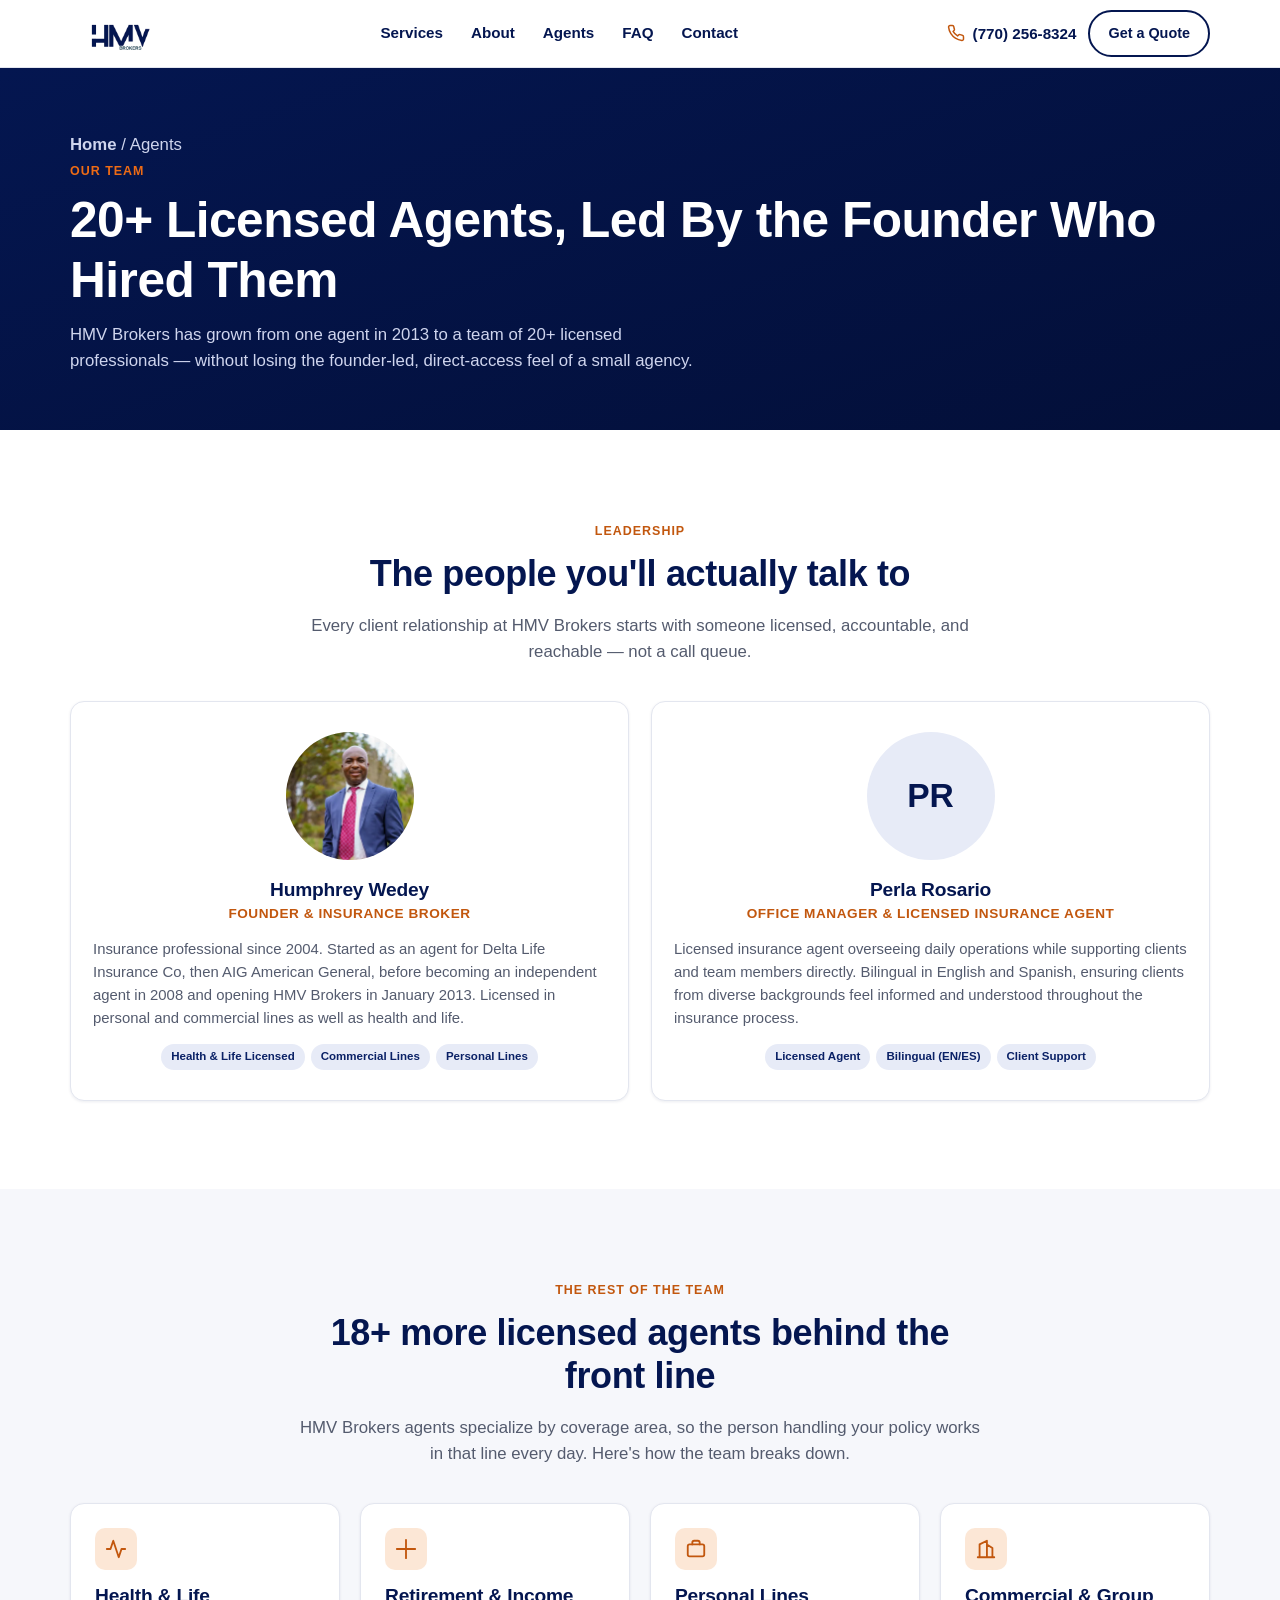
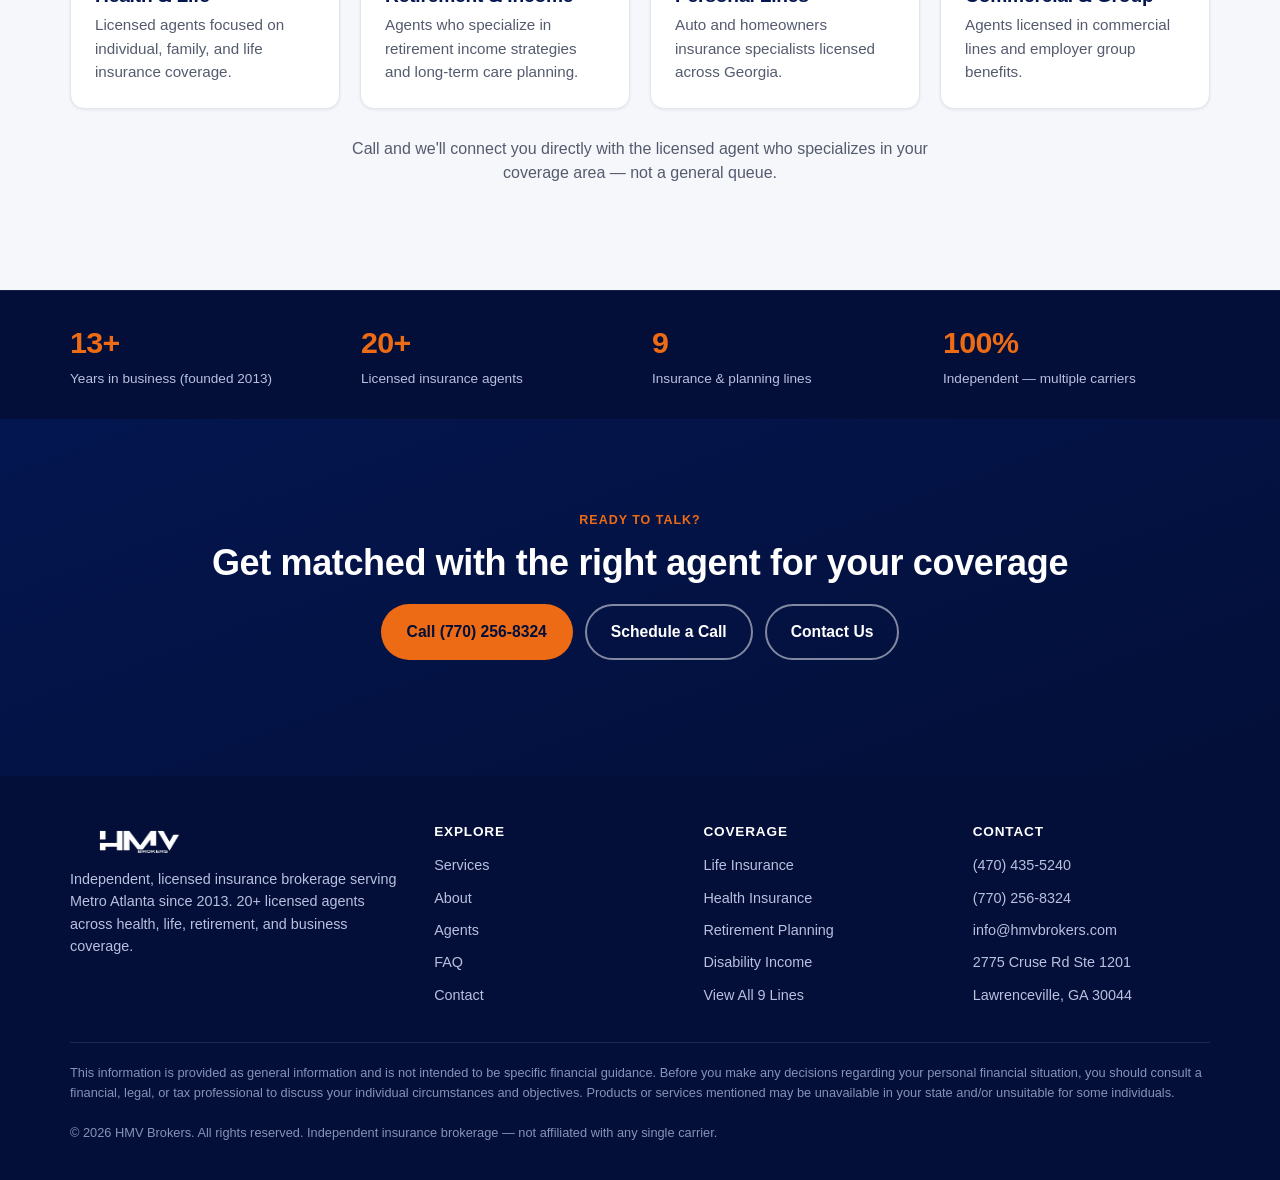
<file: pages/agents.html>
<!DOCTYPE html>
<html lang="en">
<head>
<meta charset="UTF-8" />
<meta name="viewport" content="width=device-width, initial-scale=1" />
<title>Our Agents | 20+ Licensed Insurance Agents | HMV Brokers</title>
<meta name="description" content="Meet the team behind HMV Brokers — a founder-led agency with 20+ licensed agents specializing in health, life, retirement, and commercial insurance in Metro Atlanta." />
<link rel="canonical" href="https://www.hmvbrokers.com/pages/agents.html" />

<meta property="og:type" content="website" />
<meta property="og:site_name" content="HMV Brokers" />
<meta property="og:title" content="Our Agents | HMV Brokers" />
<meta property="og:description" content="20+ licensed insurance agents, founder-led since 2013. Meet the team." />
<meta property="og:url" content="https://www.hmvbrokers.com/pages/agents.html" />
<meta property="og:image" content="https://www.hmvbrokers.com/assets/images/humphrey-wedey-picture.webp" />

<meta name="theme-color" content="#041650" />
<link rel="stylesheet" href="../assets/css/style.css" />

<script type="application/ld+json">
{
  "@context": "https://schema.org",
  "@graph": [
    {
      "@type": "Person",
      "name": "Humphrey Wedey",
      "jobTitle": "Founder & Insurance Broker",
      "worksFor": { "@type": "InsuranceAgency", "name": "HMV Brokers" },
      "image": "https://www.hmvbrokers.com/assets/images/humphrey-wedey-picture.webp",
      "url": "https://www.hmvbrokers.com/pages/agents.html"
    },
    {
      "@type": "Person",
      "name": "Perla Rosario",
      "jobTitle": "Office Manager & Licensed Insurance Agent",
      "worksFor": { "@type": "InsuranceAgency", "name": "HMV Brokers" },
      "url": "https://www.hmvbrokers.com/pages/agents.html"
    }
  ]
}
</script>
</head>
<body>
<a class="skip-link" href="#main">Skip to main content</a>

<header class="site-header">
  <div class="container">
    <a class="brand" href="../index.html" aria-label="HMV Brokers home">
      <img src="../assets/logo/hmv600200blue.webp" alt="HMV Brokers logo" width="150" height="50" />
    </a>
    <nav class="main-nav" aria-label="Primary">
      <ul>
        <li><a href="services.html">Services</a></li>
        <li><a href="about.html">About</a></li>
        <li><a href="agents.html">Agents</a></li>
        <li><a href="faq.html">FAQ</a></li>
        <li><a href="contact.html">Contact</a></li>
      </ul>
    </nav>
    <div class="header-cta">
      <a class="call-pill" href="tel:+17702568324">
        <svg viewBox="0 0 24 24" fill="none" stroke="currentColor" stroke-width="2" stroke-linecap="round" stroke-linejoin="round"><path d="M22 16.92v3a2 2 0 0 1-2.18 2 19.79 19.79 0 0 1-8.63-3.07 19.5 19.5 0 0 1-6-6 19.79 19.79 0 0 1-3.07-8.67A2 2 0 0 1 4.11 2h3a2 2 0 0 1 2 1.72c.127.96.361 1.903.7 2.81a2 2 0 0 1-.45 2.11L8.09 9.91a16 16 0 0 0 6 6l1.27-1.27a2 2 0 0 1 2.11-.45c.907.339 1.85.573 2.81.7A2 2 0 0 1 22 16.92z"/></svg>
        (770) 256-8324
      </a>
      <a class="btn btn-navy-outline header-quote-btn" href="contact.html">Get a Quote</a>
      <button class="nav-toggle" id="nav-toggle" aria-label="Open menu" aria-expanded="false" aria-controls="mobile-nav">
        <svg viewBox="0 0 24 24" fill="none" stroke="currentColor" stroke-width="2" stroke-linecap="round" stroke-linejoin="round"><line x1="3" y1="6" x2="21" y2="6"/><line x1="3" y1="12" x2="21" y2="12"/><line x1="3" y1="18" x2="21" y2="18"/></svg>
      </button>
    </div>
  </div>
</header>

<nav class="mobile-nav" id="mobile-nav" aria-label="Mobile">
  <ul>
    <li><a href="services.html">Services</a></li>
    <li><a href="about.html">About</a></li>
    <li><a href="agents.html">Agents</a></li>
    <li><a href="faq.html">FAQ</a></li>
    <li><a href="contact.html">Contact</a></li>
  </ul>
  <a class="btn btn-gold btn-block" href="tel:+17702568324">Call (770) 256-8324</a>
</nav>

<main id="main">

  <section class="page-hero">
    <div class="container">
      <p class="breadcrumb"><a href="../index.html">Home</a> / Agents</p>
      <span class="eyebrow">Our Team</span>
      <h1>20+ Licensed Agents, Led By the Founder Who Hired Them</h1>
      <p>HMV Brokers has grown from one agent in 2013 to a team of 20+ licensed professionals — without losing the founder-led, direct-access feel of a small agency.</p>
    </div>
  </section>

  <section class="section">
    <div class="container">
      <div class="section-head center">
        <span class="eyebrow">Leadership</span>
        <h2>The people you'll actually talk to</h2>
        <p>Every client relationship at HMV Brokers starts with someone licensed, accountable, and reachable — not a call queue.</p>
      </div>

      <div class="agent-grid">
        <div class="agent-card">
          <img src="../assets/images/humphrey-wedey-picture.webp" alt="Humphrey Wedey, Founder of HMV Brokers" loading="lazy" />
          <h3>Humphrey Wedey</h3>
          <p class="role">Founder &amp; Insurance Broker</p>
          <p class="bio">Insurance professional since 2004. Started as an agent for Delta Life Insurance Co, then AIG American General, before becoming an independent agent in 2008 and opening HMV Brokers in January 2013. Licensed in personal and commercial lines as well as health and life.</p>
          <div class="badges">
            <span class="badge">Health &amp; Life Licensed</span>
            <span class="badge">Commercial Lines</span>
            <span class="badge">Personal Lines</span>
          </div>
        </div>

        <div class="agent-card">
          <div class="avatar-fallback">PR</div>
          <h3>Perla Rosario</h3>
          <p class="role">Office Manager &amp; Licensed Insurance Agent</p>
          <p class="bio">Licensed insurance agent overseeing daily operations while supporting clients and team members directly. Bilingual in English and Spanish, ensuring clients from diverse backgrounds feel informed and understood throughout the insurance process.</p>
          <div class="badges">
            <span class="badge">Licensed Agent</span>
            <span class="badge">Bilingual (EN/ES)</span>
            <span class="badge">Client Support</span>
          </div>
        </div>
      </div>
    </div>
  </section>

  <section class="section section-alt">
    <div class="container">
      <div class="section-head center">
        <span class="eyebrow">The Rest of the Team</span>
        <h2>18+ more licensed agents behind the front line</h2>
        <p>HMV Brokers agents specialize by coverage area, so the person handling your policy works in that line every day. Here's how the team breaks down.</p>
      </div>

      <div class="values-grid">
        <div class="value-card">
          <span class="icon"><svg viewBox="0 0 24 24" fill="none" stroke="currentColor" stroke-width="2" stroke-linecap="round" stroke-linejoin="round"><path d="M22 12h-4l-3 9L9 3l-3 9H2"/></svg></span>
          <h3>Health &amp; Life</h3>
          <p>Licensed agents focused on individual, family, and life insurance coverage.</p>
        </div>
        <div class="value-card">
          <span class="icon"><svg viewBox="0 0 24 24" fill="none" stroke="currentColor" stroke-width="2" stroke-linecap="round" stroke-linejoin="round"><path d="M12 2v20M2 12h20"/></svg></span>
          <h3>Retirement &amp; Income</h3>
          <p>Agents who specialize in retirement income strategies and long-term care planning.</p>
        </div>
        <div class="value-card">
          <span class="icon"><svg viewBox="0 0 24 24" fill="none" stroke="currentColor" stroke-width="2" stroke-linecap="round" stroke-linejoin="round"><rect x="3" y="7" width="18" height="13" rx="2"/><path d="M8 7V5a2 2 0 0 1 2-2h4a2 2 0 0 1 2 2v2"/></svg></span>
          <h3>Personal Lines</h3>
          <p>Auto and homeowners insurance specialists licensed across Georgia.</p>
        </div>
        <div class="value-card">
          <span class="icon"><svg viewBox="0 0 24 24" fill="none" stroke="currentColor" stroke-width="2" stroke-linecap="round" stroke-linejoin="round"><path d="M3 21h18M5 21V7l8-4v18M19 21V11l-6-4"/></svg></span>
          <h3>Commercial &amp; Group</h3>
          <p>Agents licensed in commercial lines and employer group benefits.</p>
        </div>
      </div>

      <p style="text-align:center; color:var(--muted); margin-top:28px; max-width:620px; margin-left:auto; margin-right:auto">Call and we'll connect you directly with the licensed agent who specializes in your coverage area — not a general queue.</p>
    </div>
  </section>

  <section class="stat-bar">
    <div class="container">
      <div class="stat"><span class="num">13+</span><span class="label">Years in business (founded 2013)</span></div>
      <div class="stat"><span class="num">20+</span><span class="label">Licensed insurance agents</span></div>
      <div class="stat"><span class="num">9</span><span class="label">Insurance &amp; planning lines</span></div>
      <div class="stat"><span class="num">100%</span><span class="label">Independent — multiple carriers</span></div>
    </div>
  </section>

  <section class="section section-navy">
    <div class="container" style="text-align:center">
      <span class="eyebrow">Ready to Talk?</span>
      <h2>Get matched with the right agent for your coverage</h2>
      <div class="hero-actions" style="justify-content:center; margin-top:20px">
        <a class="btn btn-gold" href="tel:+17702568324">Call (770) 256-8324</a>
        <a class="btn btn-outline" href="https://calendly.com/hwedey" target="_blank" rel="noopener">Schedule a Call</a>
        <a class="btn btn-outline" href="contact.html">Contact Us</a>
      </div>
    </div>
  </section>

</main>

<footer class="site-footer">
  <div class="container">
    <div class="footer-grid">
      <div class="footer-brand">
        <img src="../assets/logo/hmv600200white.webp" alt="HMV Brokers logo" width="140" height="47" />
        <p>Independent, licensed insurance brokerage serving Metro Atlanta since 2013. 20+ licensed agents across health, life, retirement, and business coverage.</p>
      </div>
      <div class="footer-col">
        <h4>Explore</h4>
        <ul>
          <li><a href="services.html">Services</a></li>
          <li><a href="about.html">About</a></li>
          <li><a href="agents.html">Agents</a></li>
          <li><a href="faq.html">FAQ</a></li>
          <li><a href="contact.html">Contact</a></li>
        </ul>
      </div>
      <div class="footer-col">
        <h4>Coverage</h4>
        <ul>
          <li><a href="services.html#life-insurance">Life Insurance</a></li>
          <li><a href="services.html#health-insurance">Health Insurance</a></li>
          <li><a href="services.html#retirement-planning">Retirement Planning</a></li>
          <li><a href="services.html#disability-income">Disability Income</a></li>
          <li><a href="services.html">View All 9 Lines</a></li>
        </ul>
      </div>
      <div class="footer-col">
        <h4>Contact</h4>
        <ul>
          <li><a href="tel:+14704355240">(470) 435-5240</a></li>
          <li><a href="tel:+17702568324">(770) 256-8324</a></li>
          <li><a href="mailto:info@hmvbrokers.com">info@hmvbrokers.com</a></li>
          <li>2775 Cruse Rd Ste 1201</li>
          <li>Lawrenceville, GA 30044</li>
        </ul>
      </div>
    </div>
    <div class="footer-bottom">
      <p>This information is provided as general information and is not intended to be specific financial guidance. Before you make any decisions regarding your personal financial situation, you should consult a financial, legal, or tax professional to discuss your individual circumstances and objectives. Products or services mentioned may be unavailable in your state and/or unsuitable for some individuals.</p>
      <p>&copy; <span id="year">2026</span> HMV Brokers. All rights reserved. Independent insurance brokerage — not affiliated with any single carrier.</p>
    </div>
  </div>
</footer>

<div class="call-bar">
  <a href="tel:+17702568324">
    <svg viewBox="0 0 24 24" fill="none" stroke="currentColor" stroke-width="2" stroke-linecap="round" stroke-linejoin="round"><path d="M22 16.92v3a2 2 0 0 1-2.18 2 19.79 19.79 0 0 1-8.63-3.07 19.5 19.5 0 0 1-6-6 19.79 19.79 0 0 1-3.07-8.67A2 2 0 0 1 4.11 2h3a2 2 0 0 1 2 1.72c.127.96.361 1.903.7 2.81a2 2 0 0 1-.45 2.11L8.09 9.91a16 16 0 0 0 6 6l1.27-1.27a2 2 0 0 1 2.11-.45c.907.339 1.85.573 2.81.7A2 2 0 0 1 22 16.92z"/></svg>
    Call Now
  </a>
  <a class="quote-link" href="contact.html">Get a Quote</a>
</div>

<script src="../assets/js/main.js"></script>
<script>document.getElementById("year").textContent = new Date().getFullYear();</script>
</body>
</html>
</file>
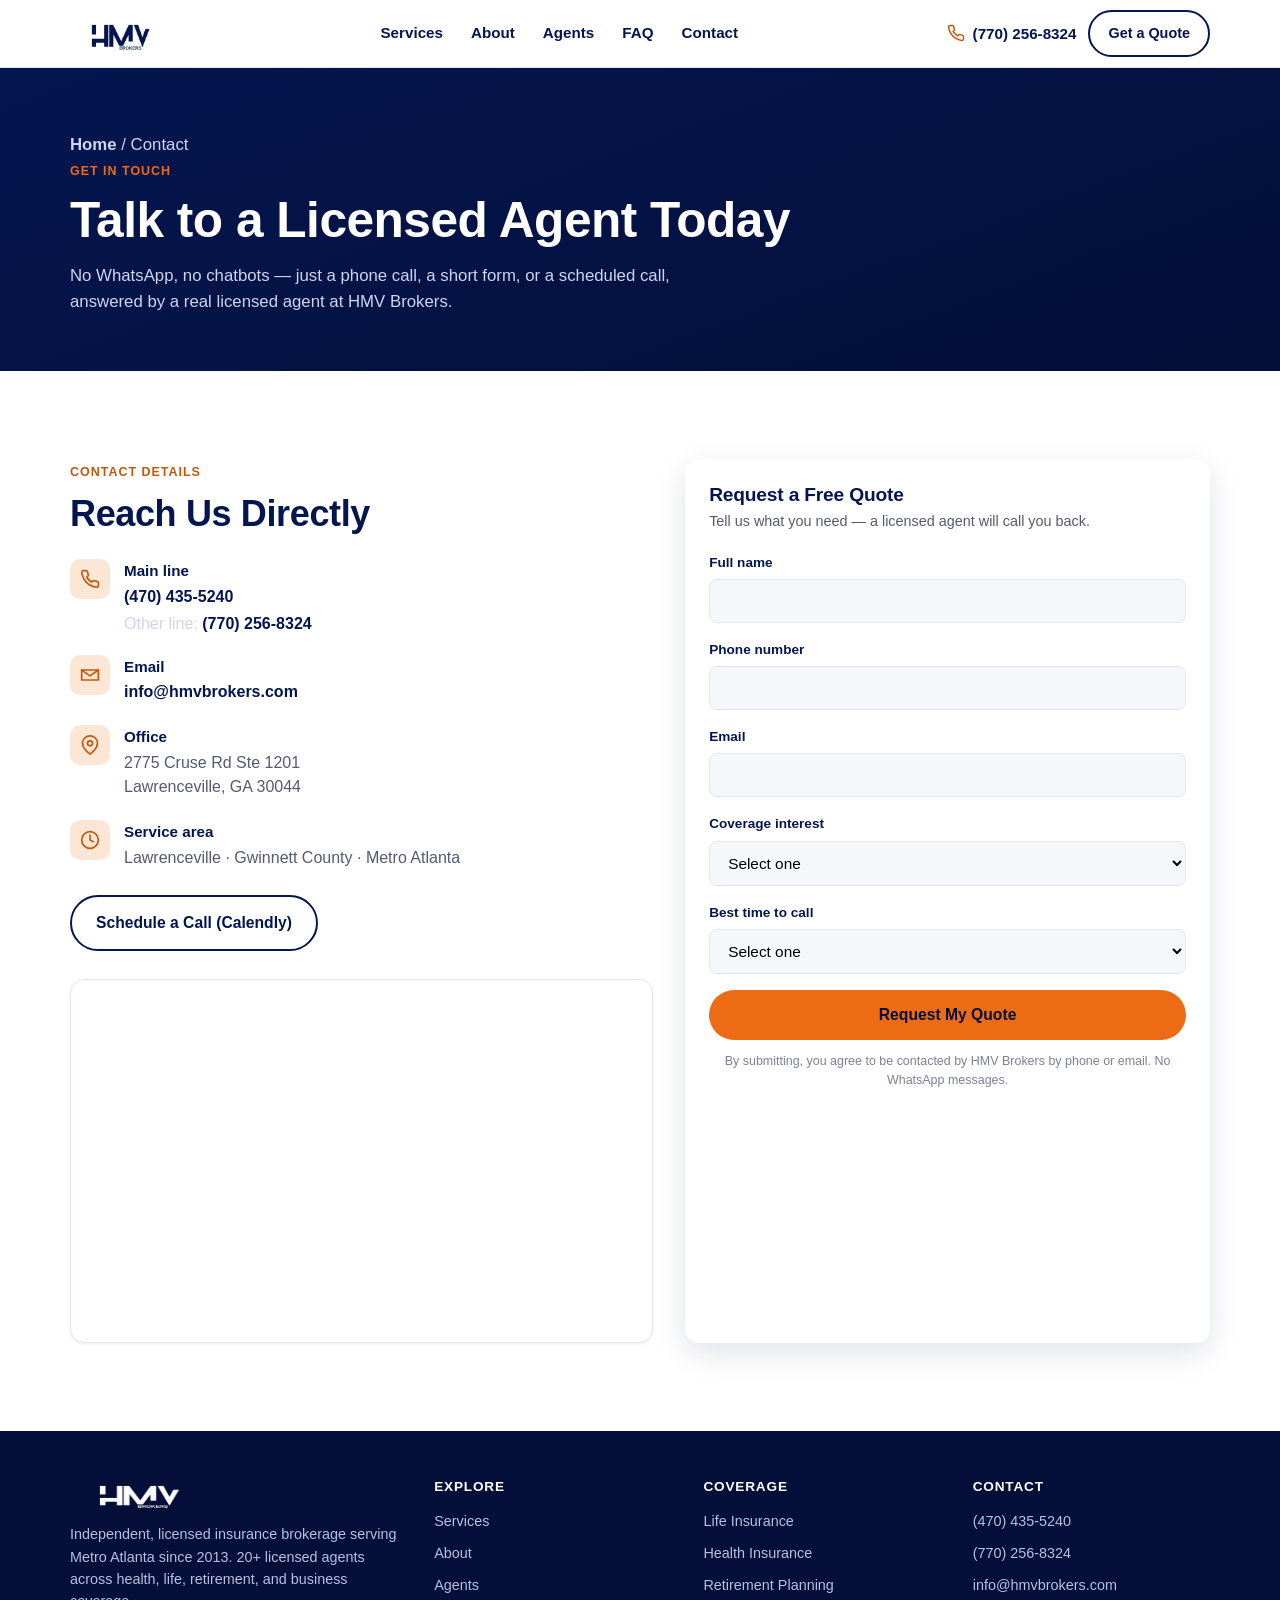
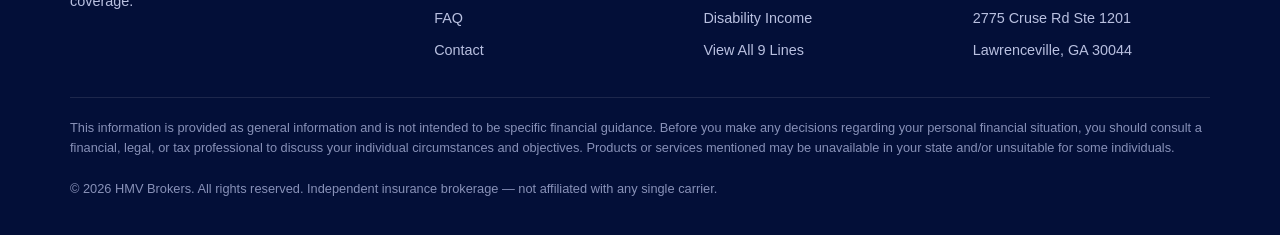
<file: pages/contact.html>
<!DOCTYPE html>
<html lang="en">
<head>
<meta charset="UTF-8" />
<meta name="viewport" content="width=device-width, initial-scale=1" />
<title>Contact HMV Brokers | Lawrenceville, GA Insurance Agency</title>
<meta name="description" content="Call (470) 435-5240, email info@hmvbrokers.com, or request a free quote from HMV Brokers — 2775 Cruse Rd Ste 1201, Lawrenceville, GA 30044." />
<link rel="canonical" href="https://www.hmvbrokers.com/pages/contact.html" />

<meta property="og:type" content="website" />
<meta property="og:site_name" content="HMV Brokers" />
<meta property="og:title" content="Contact HMV Brokers | Lawrenceville, GA" />
<meta property="og:description" content="Call, email, schedule a call, or request a free quote from a licensed HMV Brokers agent." />
<meta property="og:url" content="https://www.hmvbrokers.com/pages/contact.html" />

<meta name="theme-color" content="#041650" />
<link rel="stylesheet" href="../assets/css/style.css" />

<script type="application/ld+json">
{
  "@context": "https://schema.org",
  "@type": "InsuranceAgency",
  "name": "HMV Brokers",
  "url": "https://www.hmvbrokers.com/",
  "logo": "https://www.hmvbrokers.com/assets/logo/hmv600200blue.webp",
  "address": {
    "@type": "PostalAddress",
    "streetAddress": "2775 Cruse Rd Ste 1201",
    "addressLocality": "Lawrenceville",
    "addressRegion": "GA",
    "postalCode": "30044",
    "addressCountry": "US"
  },
  "telephone": "+1-770-256-8324",
  "email": "info@hmvbrokers.com",
  "contactPoint": [
    { "@type": "ContactPoint", "telephone": "+1-470-435-5240", "contactType": "customer service", "areaServed": "US" },
    { "@type": "ContactPoint", "telephone": "+1-770-256-8324", "contactType": "customer service", "areaServed": "US" }
  ],
  "areaServed": ["Lawrenceville, GA", "Gwinnett County, GA", "Metro Atlanta, GA"]
}
</script>
</head>
<body>
<a class="skip-link" href="#main">Skip to main content</a>

<header class="site-header">
  <div class="container">
    <a class="brand" href="../index.html" aria-label="HMV Brokers home">
      <img src="../assets/logo/hmv600200blue.webp" alt="HMV Brokers logo" width="150" height="50" />
    </a>
    <nav class="main-nav" aria-label="Primary">
      <ul>
        <li><a href="services.html">Services</a></li>
        <li><a href="about.html">About</a></li>
        <li><a href="agents.html">Agents</a></li>
        <li><a href="faq.html">FAQ</a></li>
        <li><a href="contact.html">Contact</a></li>
      </ul>
    </nav>
    <div class="header-cta">
      <a class="call-pill" href="tel:+17702568324">
        <svg viewBox="0 0 24 24" fill="none" stroke="currentColor" stroke-width="2" stroke-linecap="round" stroke-linejoin="round"><path d="M22 16.92v3a2 2 0 0 1-2.18 2 19.79 19.79 0 0 1-8.63-3.07 19.5 19.5 0 0 1-6-6 19.79 19.79 0 0 1-3.07-8.67A2 2 0 0 1 4.11 2h3a2 2 0 0 1 2 1.72c.127.96.361 1.903.7 2.81a2 2 0 0 1-.45 2.11L8.09 9.91a16 16 0 0 0 6 6l1.27-1.27a2 2 0 0 1 2.11-.45c.907.339 1.85.573 2.81.7A2 2 0 0 1 22 16.92z"/></svg>
        (770) 256-8324
      </a>
      <a class="btn btn-navy-outline header-quote-btn" href="contact.html">Get a Quote</a>
      <button class="nav-toggle" id="nav-toggle" aria-label="Open menu" aria-expanded="false" aria-controls="mobile-nav">
        <svg viewBox="0 0 24 24" fill="none" stroke="currentColor" stroke-width="2" stroke-linecap="round" stroke-linejoin="round"><line x1="3" y1="6" x2="21" y2="6"/><line x1="3" y1="12" x2="21" y2="12"/><line x1="3" y1="18" x2="21" y2="18"/></svg>
      </button>
    </div>
  </div>
</header>

<nav class="mobile-nav" id="mobile-nav" aria-label="Mobile">
  <ul>
    <li><a href="services.html">Services</a></li>
    <li><a href="about.html">About</a></li>
    <li><a href="agents.html">Agents</a></li>
    <li><a href="faq.html">FAQ</a></li>
    <li><a href="contact.html">Contact</a></li>
  </ul>
  <a class="btn btn-gold btn-block" href="tel:+17702568324">Call (770) 256-8324</a>
</nav>

<main id="main">

  <section class="page-hero">
    <div class="container">
      <p class="breadcrumb"><a href="../index.html">Home</a> / Contact</p>
      <span class="eyebrow">Get In Touch</span>
      <h1>Talk to a Licensed Agent Today</h1>
      <p>No WhatsApp, no chatbots — just a phone call, a short form, or a scheduled call, answered by a real licensed agent at HMV Brokers.</p>
    </div>
  </section>

  <section class="section">
    <div class="container">
      <div class="contact-wrap">
        <div>
          <span class="eyebrow">Contact Details</span>
          <h2>Reach Us Directly</h2>

          <div class="contact-info-list">
            <div class="contact-info-item">
              <span class="icon" style="background:var(--gold-100)"><svg viewBox="0 0 24 24" fill="none" stroke="currentColor" stroke-width="2" stroke-linecap="round" stroke-linejoin="round" style="color:var(--gold-600)"><path d="M22 16.92v3a2 2 0 0 1-2.18 2 19.79 19.79 0 0 1-8.63-3.07 19.5 19.5 0 0 1-6-6 19.79 19.79 0 0 1-3.07-8.67A2 2 0 0 1 4.11 2h3a2 2 0 0 1 2 1.72c.127.96.361 1.903.7 2.81a2 2 0 0 1-.45 2.11L8.09 9.91a16 16 0 0 0 6 6l1.27-1.27a2 2 0 0 1 2.11-.45c.907.339 1.85.573 2.81.7A2 2 0 0 1 22 16.92z"/></svg></span>
              <div>
                <strong style="color:var(--navy-800)">Main line</strong>
                <p style="margin:2px 0"><a href="tel:+14704355240" style="color:var(--navy-800); font-weight:700">(470) 435-5240</a></p>
                <p style="margin:0">Other line: <a href="tel:+17702568324" style="color:var(--navy-800); font-weight:700">(770) 256-8324</a></p>
              </div>
            </div>
            <div class="contact-info-item">
              <span class="icon" style="background:var(--gold-100)"><svg viewBox="0 0 24 24" fill="none" stroke="currentColor" stroke-width="2" stroke-linecap="round" stroke-linejoin="round" style="color:var(--gold-600)"><path d="M4 4h16v16H4z" stroke="none"/><path d="M22 6 12 13 2 6"/><path d="M2 6h20v12H2z"/></svg></span>
              <div>
                <strong style="color:var(--navy-800)">Email</strong>
                <p style="margin:2px 0"><a href="mailto:info@hmvbrokers.com" style="color:var(--navy-800); font-weight:700">info@hmvbrokers.com</a></p>
              </div>
            </div>
            <div class="contact-info-item">
              <span class="icon" style="background:var(--gold-100)"><svg viewBox="0 0 24 24" fill="none" stroke="currentColor" stroke-width="2" stroke-linecap="round" stroke-linejoin="round" style="color:var(--gold-600)"><path d="M21 10c0 7-9 13-9 13s-9-6-9-13a9 9 0 0 1 18 0z"/><circle cx="12" cy="10" r="3"/></svg></span>
              <div>
                <strong style="color:var(--navy-800)">Office</strong>
                <p style="margin:2px 0; color:var(--muted)">2775 Cruse Rd Ste 1201<br />Lawrenceville, GA 30044</p>
              </div>
            </div>
            <div class="contact-info-item">
              <span class="icon" style="background:var(--gold-100)"><svg viewBox="0 0 24 24" fill="none" stroke="currentColor" stroke-width="2" stroke-linecap="round" stroke-linejoin="round" style="color:var(--gold-600)"><circle cx="12" cy="12" r="10"/><polyline points="12 6 12 12 16 14"/></svg></span>
              <div>
                <strong style="color:var(--navy-800)">Service area</strong>
                <p style="margin:2px 0; color:var(--muted)">Lawrenceville &middot; Gwinnett County &middot; Metro Atlanta</p>
              </div>
            </div>
          </div>

          <a class="btn btn-navy-outline" href="https://calendly.com/hwedey" target="_blank" rel="noopener" style="margin-top:22px">Schedule a Call (Calendly)</a>

          <div class="map-embed" style="margin-top:28px">
            <iframe src="https://maps.google.com/maps?q=2775%20Cruse%20Rd%20Ste%201201%2C%20Lawrenceville%2C%20GA%2030044&output=embed" title="HMV Brokers office location map" loading="lazy" referrerpolicy="no-referrer-when-downgrade"></iframe>
          </div>
        </div>

        <div class="quote-form" id="quote-form-wrap">
          <form id="quote-form" novalidate>
            <h3>Request a Free Quote</h3>
            <p class="sub">Tell us what you need — a licensed agent will call you back.</p>

            <div class="field">
              <label for="qf-name">Full name</label>
              <input type="text" id="qf-name" name="name" autocomplete="name" required />
            </div>
            <div class="field">
              <label for="qf-phone">Phone number</label>
              <input type="tel" id="qf-phone" name="phone" autocomplete="tel" required />
            </div>
            <div class="field">
              <label for="qf-email">Email</label>
              <input type="email" id="qf-email" name="email" autocomplete="email" required />
            </div>
            <div class="field">
              <label for="qf-interest">Coverage interest</label>
              <select id="qf-interest" name="interest" required>
                <option value="" disabled selected>Select one</option>
                <option value="health">Individual &amp; Family Health</option>
                <option value="life">Life Insurance</option>
                <option value="retirement">Retirement Planning</option>
                <option value="income">Income Planning</option>
                <option value="ltc">Long-Term Care</option>
                <option value="disability">Disability Income</option>
                <option value="commercial">Commercial Insurance</option>
                <option value="auto-home">Auto &amp; Homeowners</option>
                <option value="group">Group Benefits</option>
                <option value="not-sure">Not sure yet</option>
              </select>
            </div>
            <div class="field">
              <label for="qf-time">Best time to call</label>
              <select id="qf-time" name="best_time" required>
                <option value="" disabled selected>Select one</option>
                <option value="morning">Morning</option>
                <option value="afternoon">Afternoon</option>
                <option value="evening">Evening</option>
              </select>
            </div>

            <button type="submit" class="btn btn-gold btn-block">Request My Quote</button>
            <p class="form-note">By submitting, you agree to be contacted by HMV Brokers by phone or email. No WhatsApp messages.</p>
          </form>

          <div class="form-success" id="form-success">
            <svg viewBox="0 0 24 24" fill="none" stroke="currentColor" stroke-width="2" stroke-linecap="round" stroke-linejoin="round"><path d="M22 11.08V12a10 10 0 1 1-5.93-9.14"/><polyline points="22 4 12 14.01 9 11.01"/></svg>
            <h3>Thanks — we've got your request.</h3>
            <p>A licensed HMV Brokers agent will call you back. Need coverage sooner? Call (770) 256-8324 now.</p>
          </div>
        </div>
      </div>
    </div>
  </section>

</main>

<footer class="site-footer">
  <div class="container">
    <div class="footer-grid">
      <div class="footer-brand">
        <img src="../assets/logo/hmv600200white.webp" alt="HMV Brokers logo" width="140" height="47" />
        <p>Independent, licensed insurance brokerage serving Metro Atlanta since 2013. 20+ licensed agents across health, life, retirement, and business coverage.</p>
      </div>
      <div class="footer-col">
        <h4>Explore</h4>
        <ul>
          <li><a href="services.html">Services</a></li>
          <li><a href="about.html">About</a></li>
          <li><a href="agents.html">Agents</a></li>
          <li><a href="faq.html">FAQ</a></li>
          <li><a href="contact.html">Contact</a></li>
        </ul>
      </div>
      <div class="footer-col">
        <h4>Coverage</h4>
        <ul>
          <li><a href="services.html#life-insurance">Life Insurance</a></li>
          <li><a href="services.html#health-insurance">Health Insurance</a></li>
          <li><a href="services.html#retirement-planning">Retirement Planning</a></li>
          <li><a href="services.html#disability-income">Disability Income</a></li>
          <li><a href="services.html">View All 9 Lines</a></li>
        </ul>
      </div>
      <div class="footer-col">
        <h4>Contact</h4>
        <ul>
          <li><a href="tel:+14704355240">(470) 435-5240</a></li>
          <li><a href="tel:+17702568324">(770) 256-8324</a></li>
          <li><a href="mailto:info@hmvbrokers.com">info@hmvbrokers.com</a></li>
          <li>2775 Cruse Rd Ste 1201</li>
          <li>Lawrenceville, GA 30044</li>
        </ul>
      </div>
    </div>
    <div class="footer-bottom">
      <p>This information is provided as general information and is not intended to be specific financial guidance. Before you make any decisions regarding your personal financial situation, you should consult a financial, legal, or tax professional to discuss your individual circumstances and objectives. Products or services mentioned may be unavailable in your state and/or unsuitable for some individuals.</p>
      <p>&copy; <span id="year">2026</span> HMV Brokers. All rights reserved. Independent insurance brokerage — not affiliated with any single carrier.</p>
    </div>
  </div>
</footer>

<div class="call-bar">
  <a href="tel:+17702568324">
    <svg viewBox="0 0 24 24" fill="none" stroke="currentColor" stroke-width="2" stroke-linecap="round" stroke-linejoin="round"><path d="M22 16.92v3a2 2 0 0 1-2.18 2 19.79 19.79 0 0 1-8.63-3.07 19.5 19.5 0 0 1-6-6 19.79 19.79 0 0 1-3.07-8.67A2 2 0 0 1 4.11 2h3a2 2 0 0 1 2 1.72c.127.96.361 1.903.7 2.81a2 2 0 0 1-.45 2.11L8.09 9.91a16 16 0 0 0 6 6l1.27-1.27a2 2 0 0 1 2.11-.45c.907.339 1.85.573 2.81.7A2 2 0 0 1 22 16.92z"/></svg>
    Call Now
  </a>
  <a class="quote-link" href="#quote-form-wrap">Get a Quote</a>
</div>

<script src="../assets/js/main.js"></script>
<script>document.getElementById("year").textContent = new Date().getFullYear();</script>
</body>
</html>
</file>
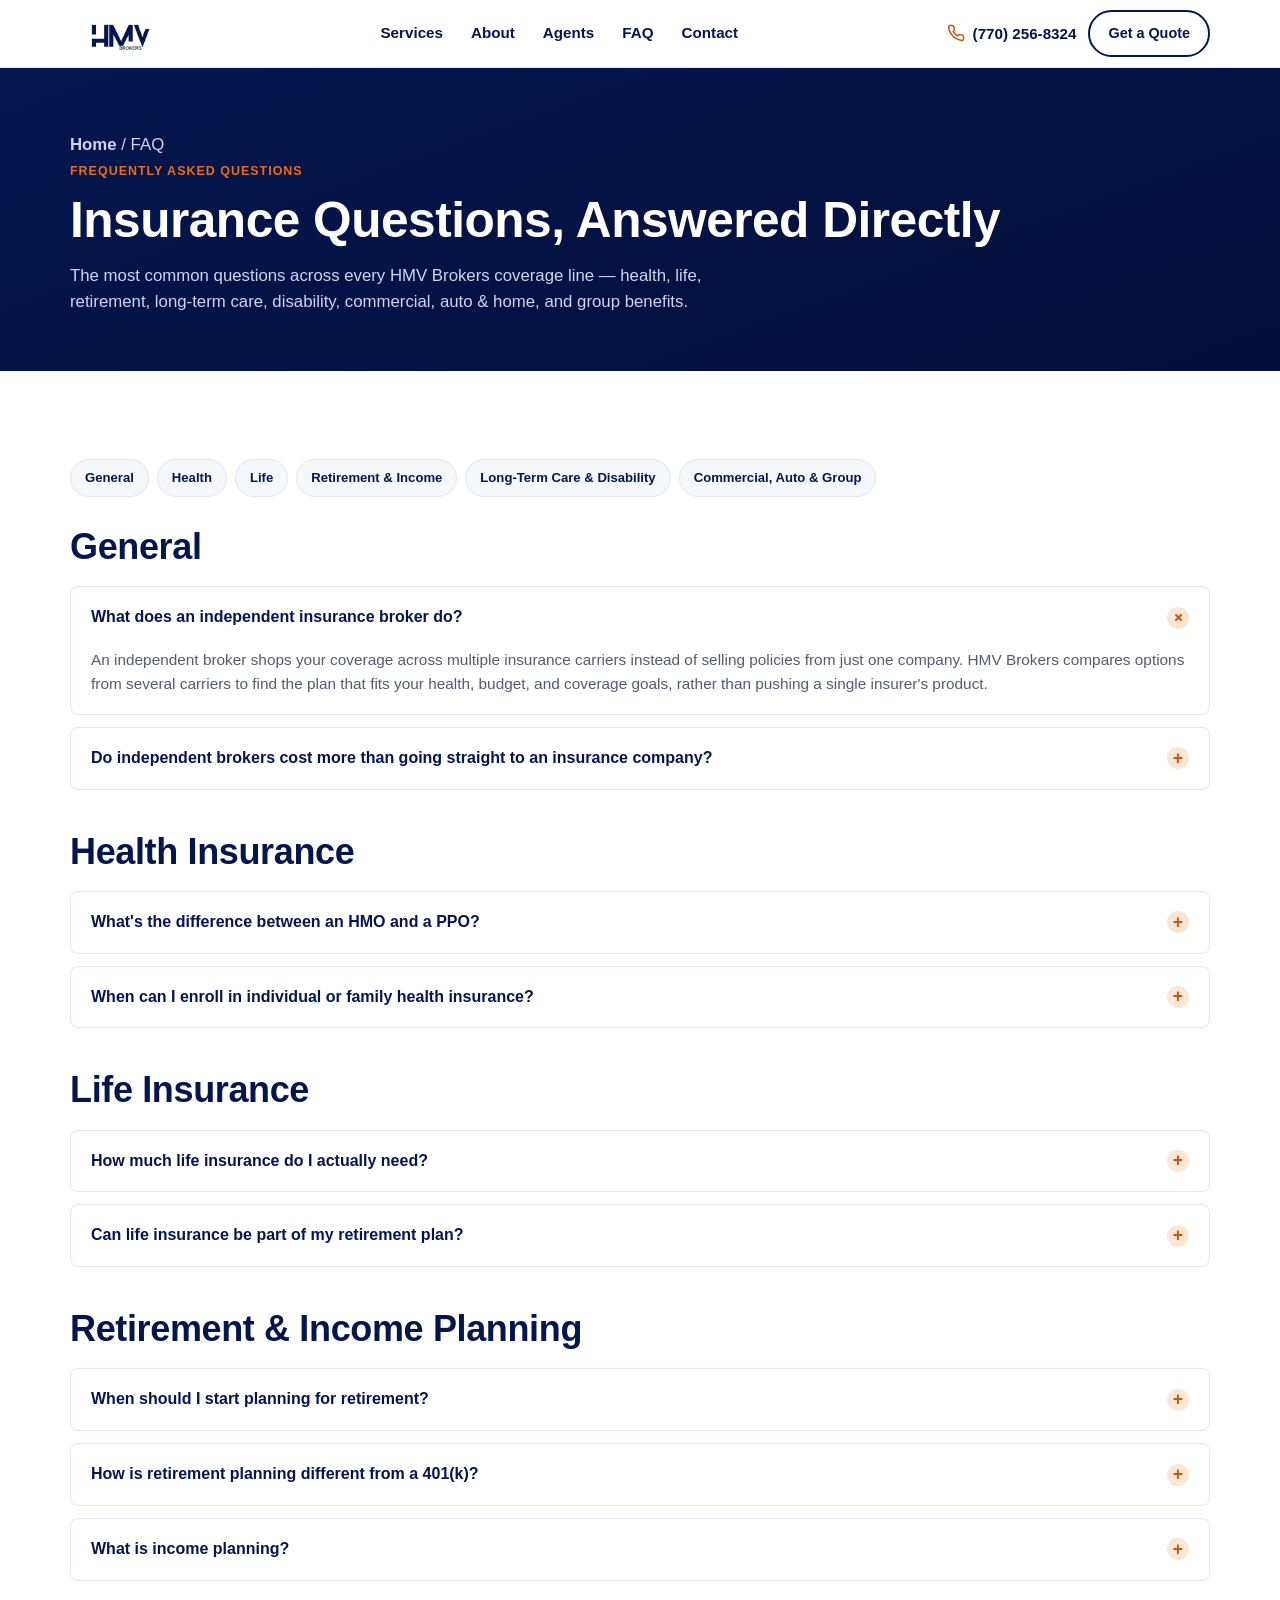
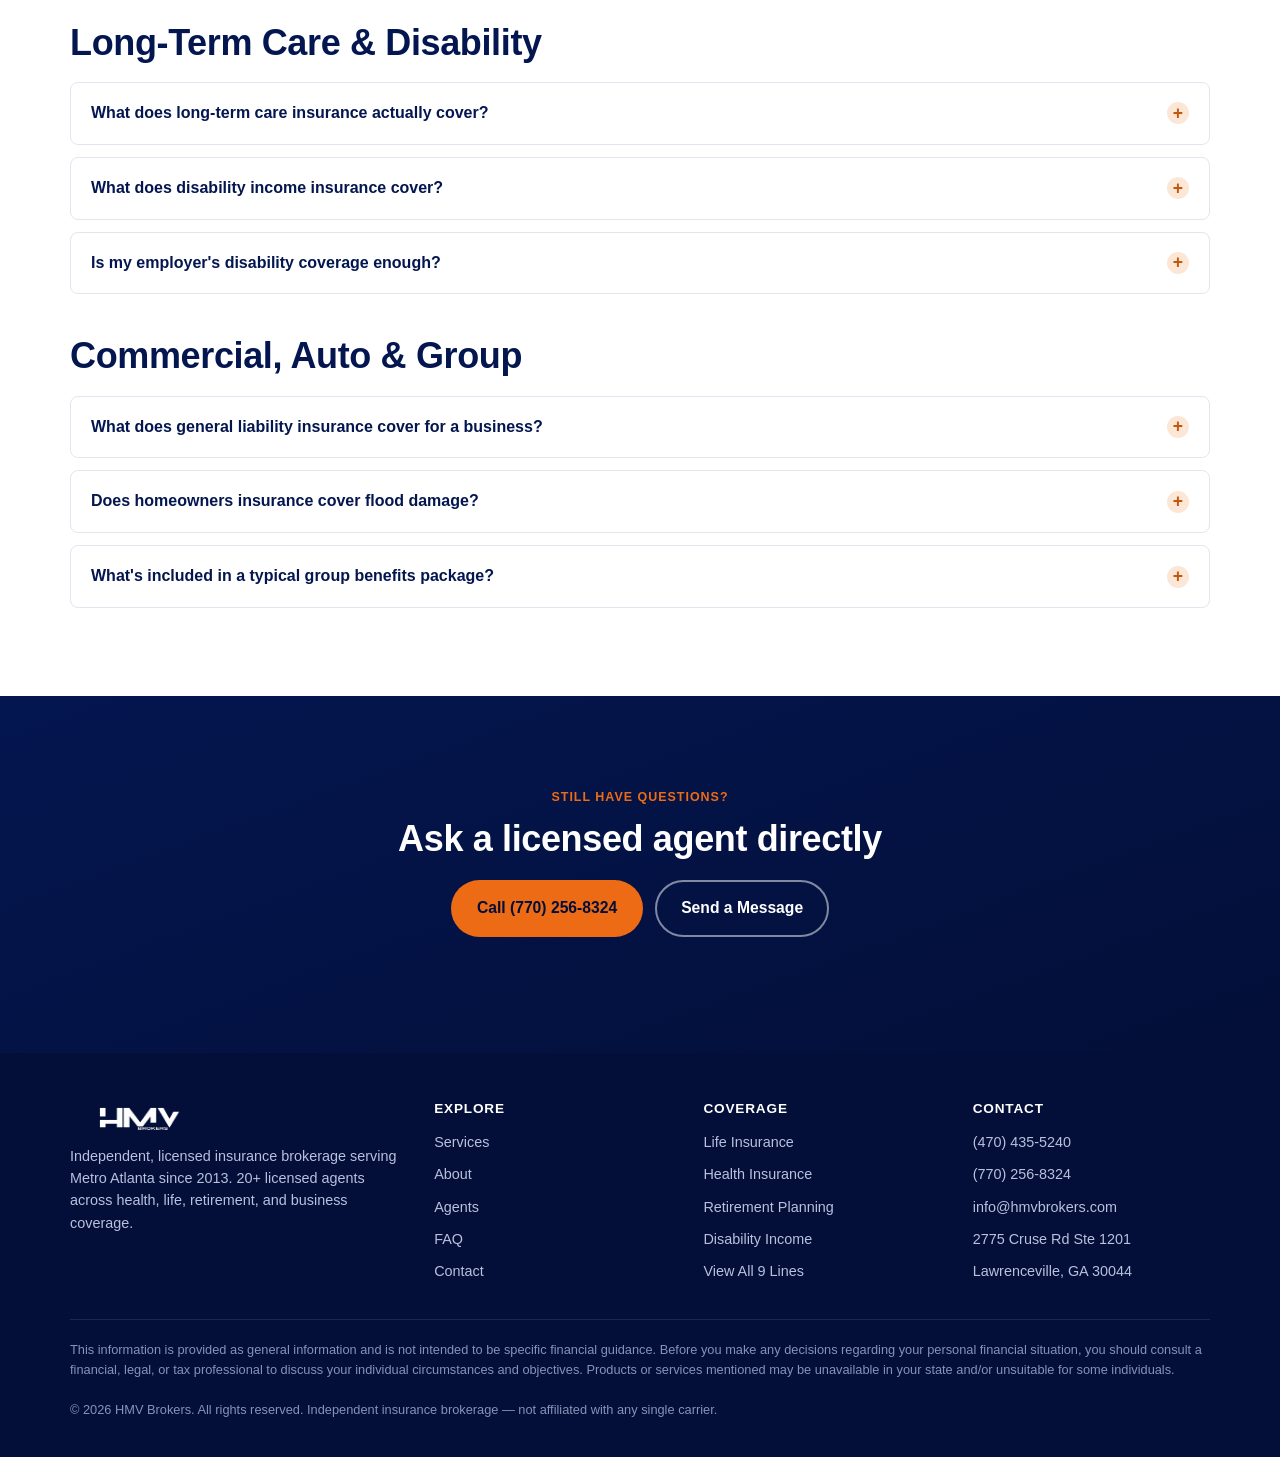
<file: pages/faq.html>
<!DOCTYPE html>
<html lang="en">
<head>
<meta charset="UTF-8" />
<meta name="viewport" content="width=device-width, initial-scale=1" />
<title>Insurance FAQ | HMV Brokers | Lawrenceville, GA</title>
<meta name="description" content="Answers to the most common questions about health, life, retirement, long-term care, disability, commercial, and group insurance from HMV Brokers in Lawrenceville, GA." />
<link rel="canonical" href="https://www.hmvbrokers.com/pages/faq.html" />

<meta property="og:type" content="website" />
<meta property="og:site_name" content="HMV Brokers" />
<meta property="og:title" content="Insurance FAQ | HMV Brokers" />
<meta property="og:description" content="Direct answers on health, life, retirement, disability, commercial, and group insurance from an independent Lawrenceville, GA broker." />
<meta property="og:url" content="https://www.hmvbrokers.com/pages/faq.html" />

<meta name="theme-color" content="#041650" />
<link rel="stylesheet" href="../assets/css/style.css" />

<script type="application/ld+json">
{
  "@context": "https://schema.org",
  "@type": "FAQPage",
  "mainEntity": [
    { "@type": "Question", "name": "What does an independent insurance broker do?", "acceptedAnswer": { "@type": "Answer", "text": "An independent broker shops your coverage across multiple insurance carriers instead of selling policies from just one company. HMV Brokers compares options from several carriers to find the plan that fits your health, budget, and coverage goals, rather than pushing a single insurer's product." } },
    { "@type": "Question", "name": "Do independent brokers cost more than going straight to an insurance company?", "acceptedAnswer": { "@type": "Answer", "text": "No. Carriers build broker commissions into their standard rates, so working with an independent broker like HMV Brokers typically costs the same as buying directly from the insurer — with the added benefit of a licensed agent comparing multiple carriers on your behalf at no extra cost to you." } },
    { "@type": "Question", "name": "What's the difference between an HMO and a PPO?", "acceptedAnswer": { "@type": "Answer", "text": "An HMO requires you to use an in-network primary care doctor and get referrals for specialists, usually at a lower cost. A PPO costs more but lets you see any provider, in or out of network, without a referral." } },
    { "@type": "Question", "name": "When can I enroll in individual or family health insurance?", "acceptedAnswer": { "@type": "Answer", "text": "Open enrollment runs once a year, but qualifying life events — losing employer coverage, marriage, a new baby, moving — open a special enrollment window. HMV Brokers can tell you which window applies to your situation." } },
    { "@type": "Question", "name": "How much life insurance do I actually need?", "acceptedAnswer": { "@type": "Answer", "text": "A common starting point is 10–12x your annual income, adjusted for debts, a mortgage, and future costs like college. HMV Brokers runs the specific numbers for your household rather than applying a flat rule." } },
    { "@type": "Question", "name": "Can life insurance be part of my retirement plan?", "acceptedAnswer": { "@type": "Answer", "text": "Yes — permanent life insurance builds cash value you can access tax-advantaged in retirement, which is why some clients use it alongside, not instead of, traditional retirement accounts." } },
    { "@type": "Question", "name": "When should I start planning for retirement?", "acceptedAnswer": { "@type": "Answer", "text": "As early as possible — but the strategy that matters most is the one for whatever stage you're in now, whether that's 10 years out, 5 years out, or already retired." } },
    { "@type": "Question", "name": "How is retirement planning different from a 401(k)?", "acceptedAnswer": { "@type": "Answer", "text": "A 401(k) is one savings vehicle. Retirement planning is the broader strategy — how you'll turn savings, Social Security, and other income sources into dependable income once paychecks stop." } },
    { "@type": "Question", "name": "What is income planning?", "acceptedAnswer": { "@type": "Answer", "text": "It's the strategy for converting retirement savings into a steady stream of income — deciding what to withdraw, when, and from which accounts, so your money lasts as long as you need it to." } },
    { "@type": "Question", "name": "What does long-term care insurance actually cover?", "acceptedAnswer": { "@type": "Answer", "text": "It covers costs standard health insurance and Medicare largely don't — nursing home care, assisted living, and in-home care for help with daily activities like bathing or dressing." } },
    { "@type": "Question", "name": "What does disability income insurance cover?", "acceptedAnswer": { "@type": "Answer", "text": "It replaces a portion of your income — typically 50–65% — if illness or injury keeps you from working. Policies vary on how \"disabled\" is defined, which HMV Brokers walks through before you buy." } },
    { "@type": "Question", "name": "Is my employer's disability coverage enough?", "acceptedAnswer": { "@type": "Answer", "text": "Often not on its own. Group coverage is a good baseline, but payout caps and the fact that benefits are usually taxable mean many people layer an individual policy on top." } },
    { "@type": "Question", "name": "What does general liability insurance cover for a business?", "acceptedAnswer": { "@type": "Answer", "text": "It covers third-party bodily injury, property damage, and related legal costs if your business is found responsible — the baseline policy most commercial leases and contracts require." } },
    { "@type": "Question", "name": "Does homeowners insurance cover flood damage?", "acceptedAnswer": { "@type": "Answer", "text": "No — standard homeowners policies exclude flood damage. Flood coverage requires a separate policy, typically through the National Flood Insurance Program." } },
    { "@type": "Question", "name": "What's included in a typical group benefits package?", "acceptedAnswer": { "@type": "Answer", "text": "Most commonly group health insurance, plus optional ancillary lines like dental, vision, life, and disability — bundled to give employees meaningful coverage at group rates." } }
  ]
}
</script>
</head>
<body>
<a class="skip-link" href="#main">Skip to main content</a>

<header class="site-header">
  <div class="container">
    <a class="brand" href="../index.html" aria-label="HMV Brokers home">
      <img src="../assets/logo/hmv600200blue.webp" alt="HMV Brokers logo" width="150" height="50" />
    </a>
    <nav class="main-nav" aria-label="Primary">
      <ul>
        <li><a href="services.html">Services</a></li>
        <li><a href="about.html">About</a></li>
        <li><a href="agents.html">Agents</a></li>
        <li><a href="faq.html">FAQ</a></li>
        <li><a href="contact.html">Contact</a></li>
      </ul>
    </nav>
    <div class="header-cta">
      <a class="call-pill" href="tel:+17702568324">
        <svg viewBox="0 0 24 24" fill="none" stroke="currentColor" stroke-width="2" stroke-linecap="round" stroke-linejoin="round"><path d="M22 16.92v3a2 2 0 0 1-2.18 2 19.79 19.79 0 0 1-8.63-3.07 19.5 19.5 0 0 1-6-6 19.79 19.79 0 0 1-3.07-8.67A2 2 0 0 1 4.11 2h3a2 2 0 0 1 2 1.72c.127.96.361 1.903.7 2.81a2 2 0 0 1-.45 2.11L8.09 9.91a16 16 0 0 0 6 6l1.27-1.27a2 2 0 0 1 2.11-.45c.907.339 1.85.573 2.81.7A2 2 0 0 1 22 16.92z"/></svg>
        (770) 256-8324
      </a>
      <a class="btn btn-navy-outline header-quote-btn" href="contact.html">Get a Quote</a>
      <button class="nav-toggle" id="nav-toggle" aria-label="Open menu" aria-expanded="false" aria-controls="mobile-nav">
        <svg viewBox="0 0 24 24" fill="none" stroke="currentColor" stroke-width="2" stroke-linecap="round" stroke-linejoin="round"><line x1="3" y1="6" x2="21" y2="6"/><line x1="3" y1="12" x2="21" y2="12"/><line x1="3" y1="18" x2="21" y2="18"/></svg>
      </button>
    </div>
  </div>
</header>

<nav class="mobile-nav" id="mobile-nav" aria-label="Mobile">
  <ul>
    <li><a href="services.html">Services</a></li>
    <li><a href="about.html">About</a></li>
    <li><a href="agents.html">Agents</a></li>
    <li><a href="faq.html">FAQ</a></li>
    <li><a href="contact.html">Contact</a></li>
  </ul>
  <a class="btn btn-gold btn-block" href="tel:+17702568324">Call (770) 256-8324</a>
</nav>

<main id="main">

  <section class="page-hero">
    <div class="container">
      <p class="breadcrumb"><a href="../index.html">Home</a> / FAQ</p>
      <span class="eyebrow">Frequently Asked Questions</span>
      <h1>Insurance Questions, Answered Directly</h1>
      <p>The most common questions across every HMV Brokers coverage line — health, life, retirement, long-term care, disability, commercial, auto &amp; home, and group benefits.</p>
    </div>
  </section>

  <section class="section">
    <div class="container">
      <div class="jump-nav" style="margin-bottom:28px">
        <a href="#general">General</a>
        <a href="#health">Health</a>
        <a href="#life">Life</a>
        <a href="#retirement">Retirement &amp; Income</a>
        <a href="#protection">Long-Term Care &amp; Disability</a>
        <a href="#business">Commercial, Auto &amp; Group</a>
      </div>

      <h2 id="general" style="scroll-margin-top: calc(var(--header-h) + 16px)">General</h2>
      <div class="faq-list" style="margin-bottom:40px">
        <details class="faq-item" open>
          <summary>What does an independent insurance broker do? <span class="plus">+</span></summary>
          <div class="faq-answer"><p>An independent broker shops your coverage across multiple insurance carriers instead of selling policies from just one company. HMV Brokers compares options from several carriers to find the plan that fits your health, budget, and coverage goals, rather than pushing a single insurer's product.</p></div>
        </details>
        <details class="faq-item">
          <summary>Do independent brokers cost more than going straight to an insurance company? <span class="plus">+</span></summary>
          <div class="faq-answer"><p>No. Carriers build broker commissions into their standard rates, so working with an independent broker like HMV Brokers typically costs the same as buying directly from the insurer — with the added benefit of a licensed agent comparing multiple carriers on your behalf at no extra cost to you.</p></div>
        </details>
      </div>

      <h2 id="health" style="scroll-margin-top: calc(var(--header-h) + 16px)">Health Insurance</h2>
      <div class="faq-list" style="margin-bottom:40px">
        <details class="faq-item">
          <summary>What's the difference between an HMO and a PPO? <span class="plus">+</span></summary>
          <div class="faq-answer"><p>An HMO requires you to use an in-network primary care doctor and get referrals for specialists, usually at a lower cost. A PPO costs more but lets you see any provider, in or out of network, without a referral.</p></div>
        </details>
        <details class="faq-item">
          <summary>When can I enroll in individual or family health insurance? <span class="plus">+</span></summary>
          <div class="faq-answer"><p>Open enrollment runs once a year, but qualifying life events — losing employer coverage, marriage, a new baby, moving — open a special enrollment window. HMV Brokers can tell you which window applies to your situation.</p></div>
        </details>
      </div>

      <h2 id="life" style="scroll-margin-top: calc(var(--header-h) + 16px)">Life Insurance</h2>
      <div class="faq-list" style="margin-bottom:40px">
        <details class="faq-item">
          <summary>How much life insurance do I actually need? <span class="plus">+</span></summary>
          <div class="faq-answer"><p>A common starting point is 10–12x your annual income, adjusted for debts, a mortgage, and future costs like college. HMV Brokers runs the specific numbers for your household rather than applying a flat rule.</p></div>
        </details>
        <details class="faq-item">
          <summary>Can life insurance be part of my retirement plan? <span class="plus">+</span></summary>
          <div class="faq-answer"><p>Yes — permanent life insurance builds cash value you can access tax-advantaged in retirement, which is why some clients use it alongside, not instead of, traditional retirement accounts.</p></div>
        </details>
      </div>

      <h2 id="retirement" style="scroll-margin-top: calc(var(--header-h) + 16px)">Retirement &amp; Income Planning</h2>
      <div class="faq-list" style="margin-bottom:40px">
        <details class="faq-item">
          <summary>When should I start planning for retirement? <span class="plus">+</span></summary>
          <div class="faq-answer"><p>As early as possible — but the strategy that matters most is the one for whatever stage you're in now, whether that's 10 years out, 5 years out, or already retired.</p></div>
        </details>
        <details class="faq-item">
          <summary>How is retirement planning different from a 401(k)? <span class="plus">+</span></summary>
          <div class="faq-answer"><p>A 401(k) is one savings vehicle. Retirement planning is the broader strategy — how you'll turn savings, Social Security, and other income sources into dependable income once paychecks stop.</p></div>
        </details>
        <details class="faq-item">
          <summary>What is income planning? <span class="plus">+</span></summary>
          <div class="faq-answer"><p>It's the strategy for converting retirement savings into a steady stream of income — deciding what to withdraw, when, and from which accounts, so your money lasts as long as you need it to.</p></div>
        </details>
      </div>

      <h2 id="protection" style="scroll-margin-top: calc(var(--header-h) + 16px)">Long-Term Care &amp; Disability</h2>
      <div class="faq-list" style="margin-bottom:40px">
        <details class="faq-item">
          <summary>What does long-term care insurance actually cover? <span class="plus">+</span></summary>
          <div class="faq-answer"><p>It covers costs standard health insurance and Medicare largely don't — nursing home care, assisted living, and in-home care for help with daily activities like bathing or dressing.</p></div>
        </details>
        <details class="faq-item">
          <summary>What does disability income insurance cover? <span class="plus">+</span></summary>
          <div class="faq-answer"><p>It replaces a portion of your income — typically 50–65% — if illness or injury keeps you from working. Policies vary on how "disabled" is defined, which HMV Brokers walks through before you buy.</p></div>
        </details>
        <details class="faq-item">
          <summary>Is my employer's disability coverage enough? <span class="plus">+</span></summary>
          <div class="faq-answer"><p>Often not on its own. Group coverage is a good baseline, but payout caps and the fact that benefits are usually taxable mean many people layer an individual policy on top.</p></div>
        </details>
      </div>

      <h2 id="business" style="scroll-margin-top: calc(var(--header-h) + 16px)">Commercial, Auto &amp; Group</h2>
      <div class="faq-list">
        <details class="faq-item">
          <summary>What does general liability insurance cover for a business? <span class="plus">+</span></summary>
          <div class="faq-answer"><p>It covers third-party bodily injury, property damage, and related legal costs if your business is found responsible — the baseline policy most commercial leases and contracts require.</p></div>
        </details>
        <details class="faq-item">
          <summary>Does homeowners insurance cover flood damage? <span class="plus">+</span></summary>
          <div class="faq-answer"><p>No — standard homeowners policies exclude flood damage. Flood coverage requires a separate policy, typically through the National Flood Insurance Program.</p></div>
        </details>
        <details class="faq-item">
          <summary>What's included in a typical group benefits package? <span class="plus">+</span></summary>
          <div class="faq-answer"><p>Most commonly group health insurance, plus optional ancillary lines like dental, vision, life, and disability — bundled to give employees meaningful coverage at group rates.</p></div>
        </details>
      </div>
    </div>
  </section>

  <section class="section section-navy">
    <div class="container" style="text-align:center">
      <span class="eyebrow">Still Have Questions?</span>
      <h2>Ask a licensed agent directly</h2>
      <div class="hero-actions" style="justify-content:center; margin-top:20px">
        <a class="btn btn-gold" href="tel:+17702568324">Call (770) 256-8324</a>
        <a class="btn btn-outline" href="contact.html">Send a Message</a>
      </div>
    </div>
  </section>

</main>

<footer class="site-footer">
  <div class="container">
    <div class="footer-grid">
      <div class="footer-brand">
        <img src="../assets/logo/hmv600200white.webp" alt="HMV Brokers logo" width="140" height="47" />
        <p>Independent, licensed insurance brokerage serving Metro Atlanta since 2013. 20+ licensed agents across health, life, retirement, and business coverage.</p>
      </div>
      <div class="footer-col">
        <h4>Explore</h4>
        <ul>
          <li><a href="services.html">Services</a></li>
          <li><a href="about.html">About</a></li>
          <li><a href="agents.html">Agents</a></li>
          <li><a href="faq.html">FAQ</a></li>
          <li><a href="contact.html">Contact</a></li>
        </ul>
      </div>
      <div class="footer-col">
        <h4>Coverage</h4>
        <ul>
          <li><a href="services.html#life-insurance">Life Insurance</a></li>
          <li><a href="services.html#health-insurance">Health Insurance</a></li>
          <li><a href="services.html#retirement-planning">Retirement Planning</a></li>
          <li><a href="services.html#disability-income">Disability Income</a></li>
          <li><a href="services.html">View All 9 Lines</a></li>
        </ul>
      </div>
      <div class="footer-col">
        <h4>Contact</h4>
        <ul>
          <li><a href="tel:+14704355240">(470) 435-5240</a></li>
          <li><a href="tel:+17702568324">(770) 256-8324</a></li>
          <li><a href="mailto:info@hmvbrokers.com">info@hmvbrokers.com</a></li>
          <li>2775 Cruse Rd Ste 1201</li>
          <li>Lawrenceville, GA 30044</li>
        </ul>
      </div>
    </div>
    <div class="footer-bottom">
      <p>This information is provided as general information and is not intended to be specific financial guidance. Before you make any decisions regarding your personal financial situation, you should consult a financial, legal, or tax professional to discuss your individual circumstances and objectives. Products or services mentioned may be unavailable in your state and/or unsuitable for some individuals.</p>
      <p>&copy; <span id="year">2026</span> HMV Brokers. All rights reserved. Independent insurance brokerage — not affiliated with any single carrier.</p>
    </div>
  </div>
</footer>

<div class="call-bar">
  <a href="tel:+17702568324">
    <svg viewBox="0 0 24 24" fill="none" stroke="currentColor" stroke-width="2" stroke-linecap="round" stroke-linejoin="round"><path d="M22 16.92v3a2 2 0 0 1-2.18 2 19.79 19.79 0 0 1-8.63-3.07 19.5 19.5 0 0 1-6-6 19.79 19.79 0 0 1-3.07-8.67A2 2 0 0 1 4.11 2h3a2 2 0 0 1 2 1.72c.127.96.361 1.903.7 2.81a2 2 0 0 1-.45 2.11L8.09 9.91a16 16 0 0 0 6 6l1.27-1.27a2 2 0 0 1 2.11-.45c.907.339 1.85.573 2.81.7A2 2 0 0 1 22 16.92z"/></svg>
    Call Now
  </a>
  <a class="quote-link" href="contact.html">Get a Quote</a>
</div>

<script src="../assets/js/main.js"></script>
<script>document.getElementById("year").textContent = new Date().getFullYear();</script>
</body>
</html>
</file>
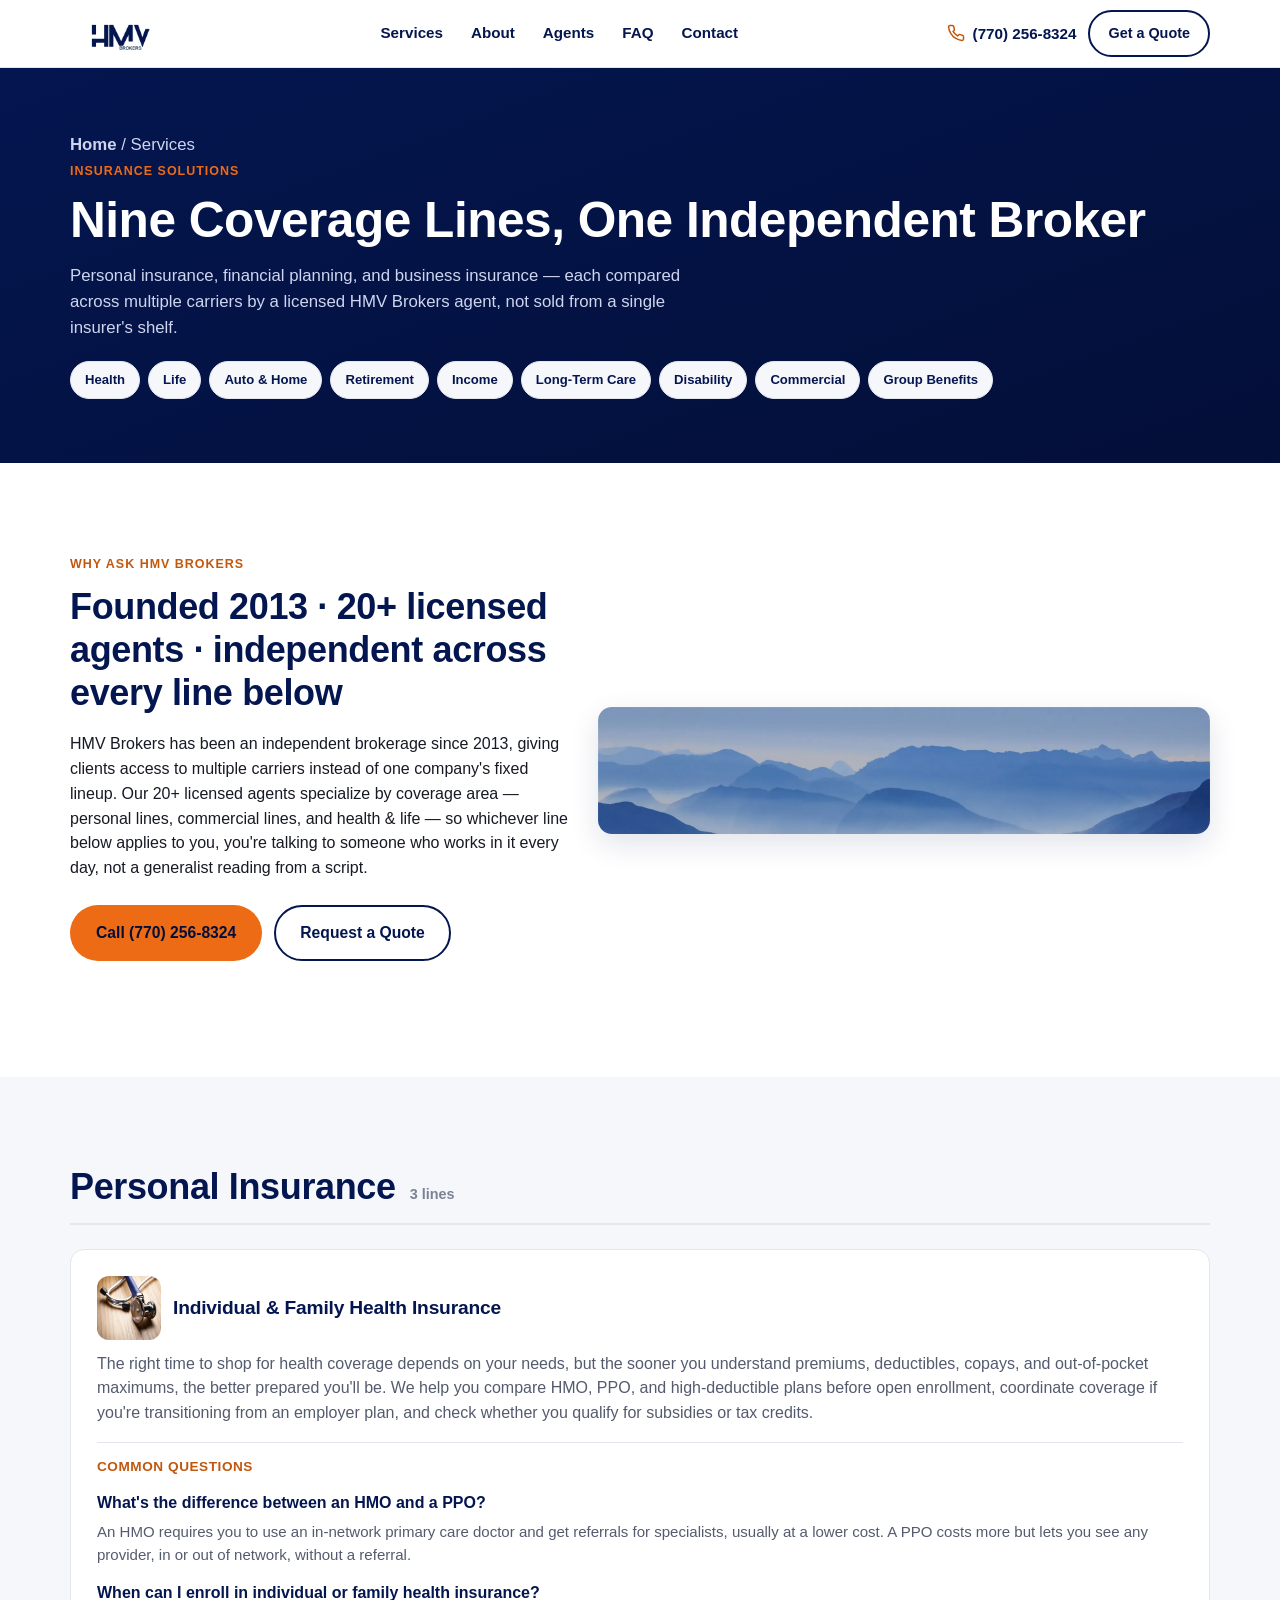
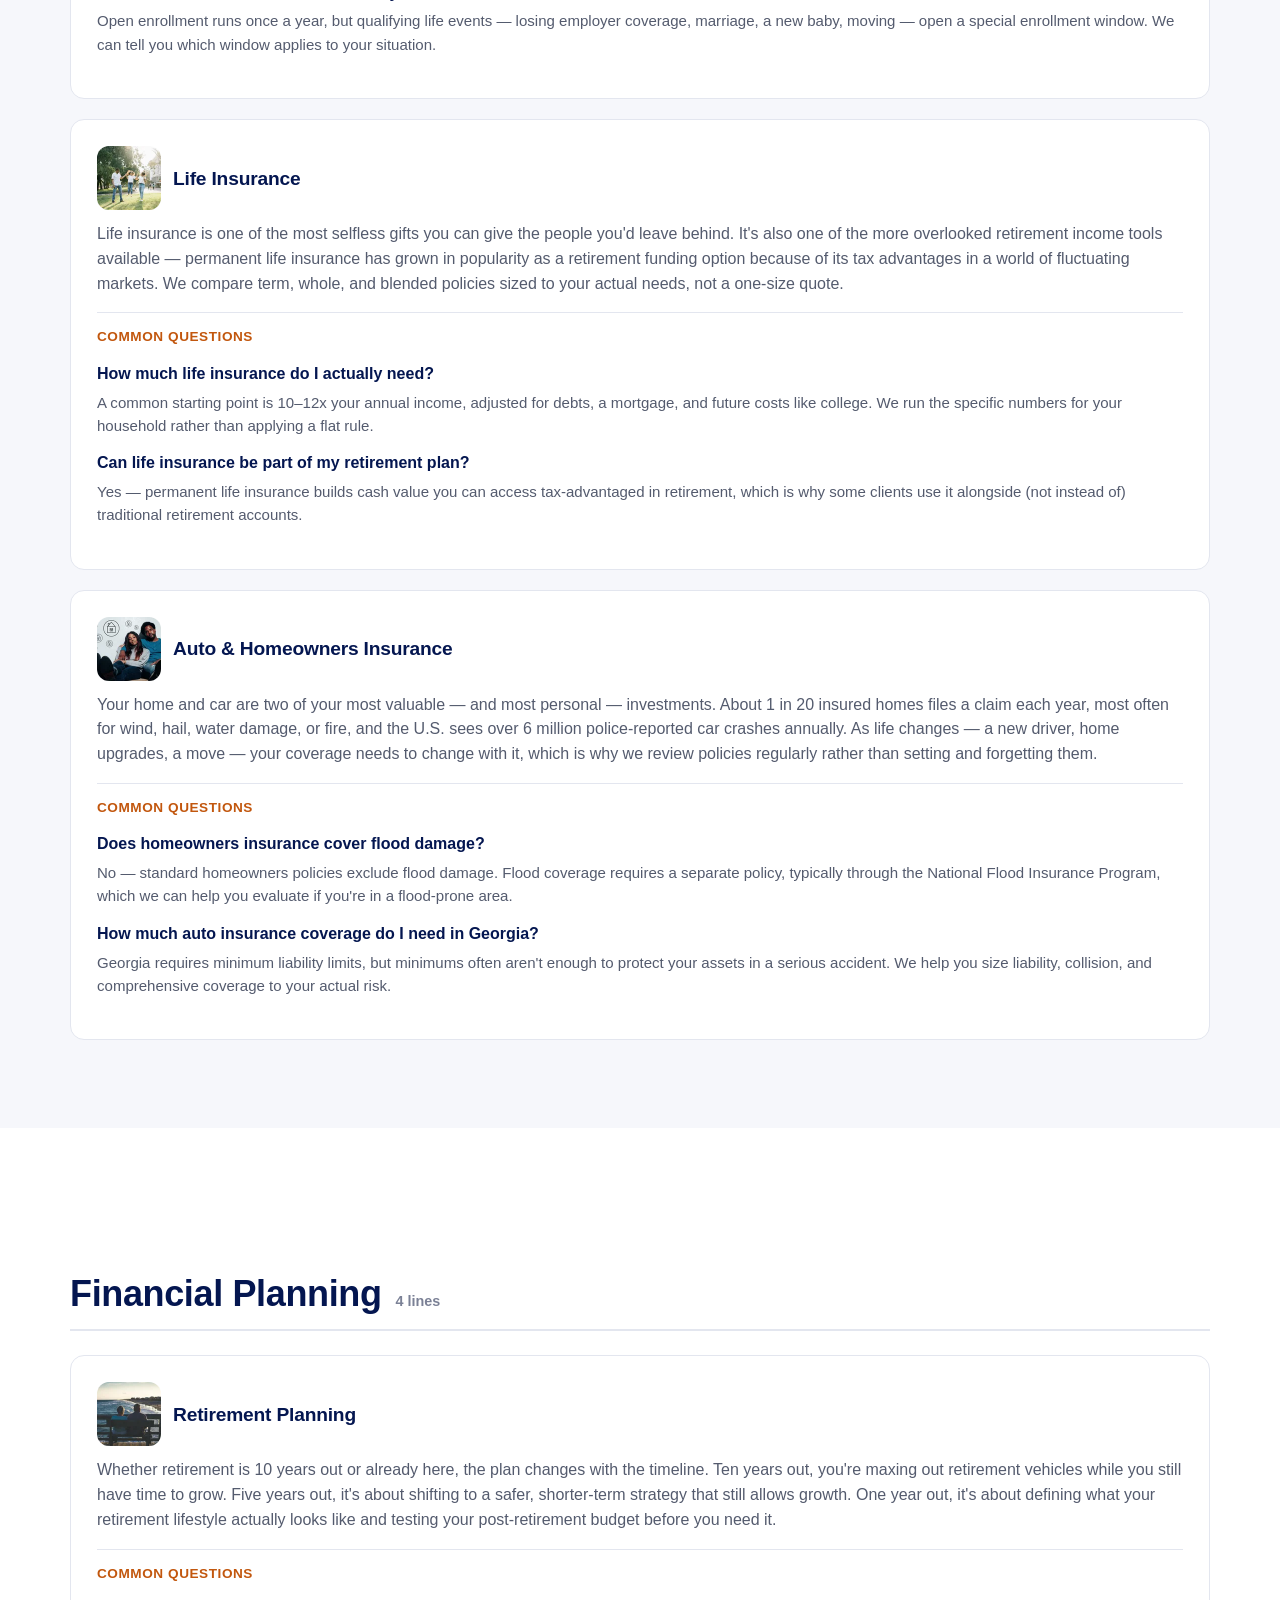
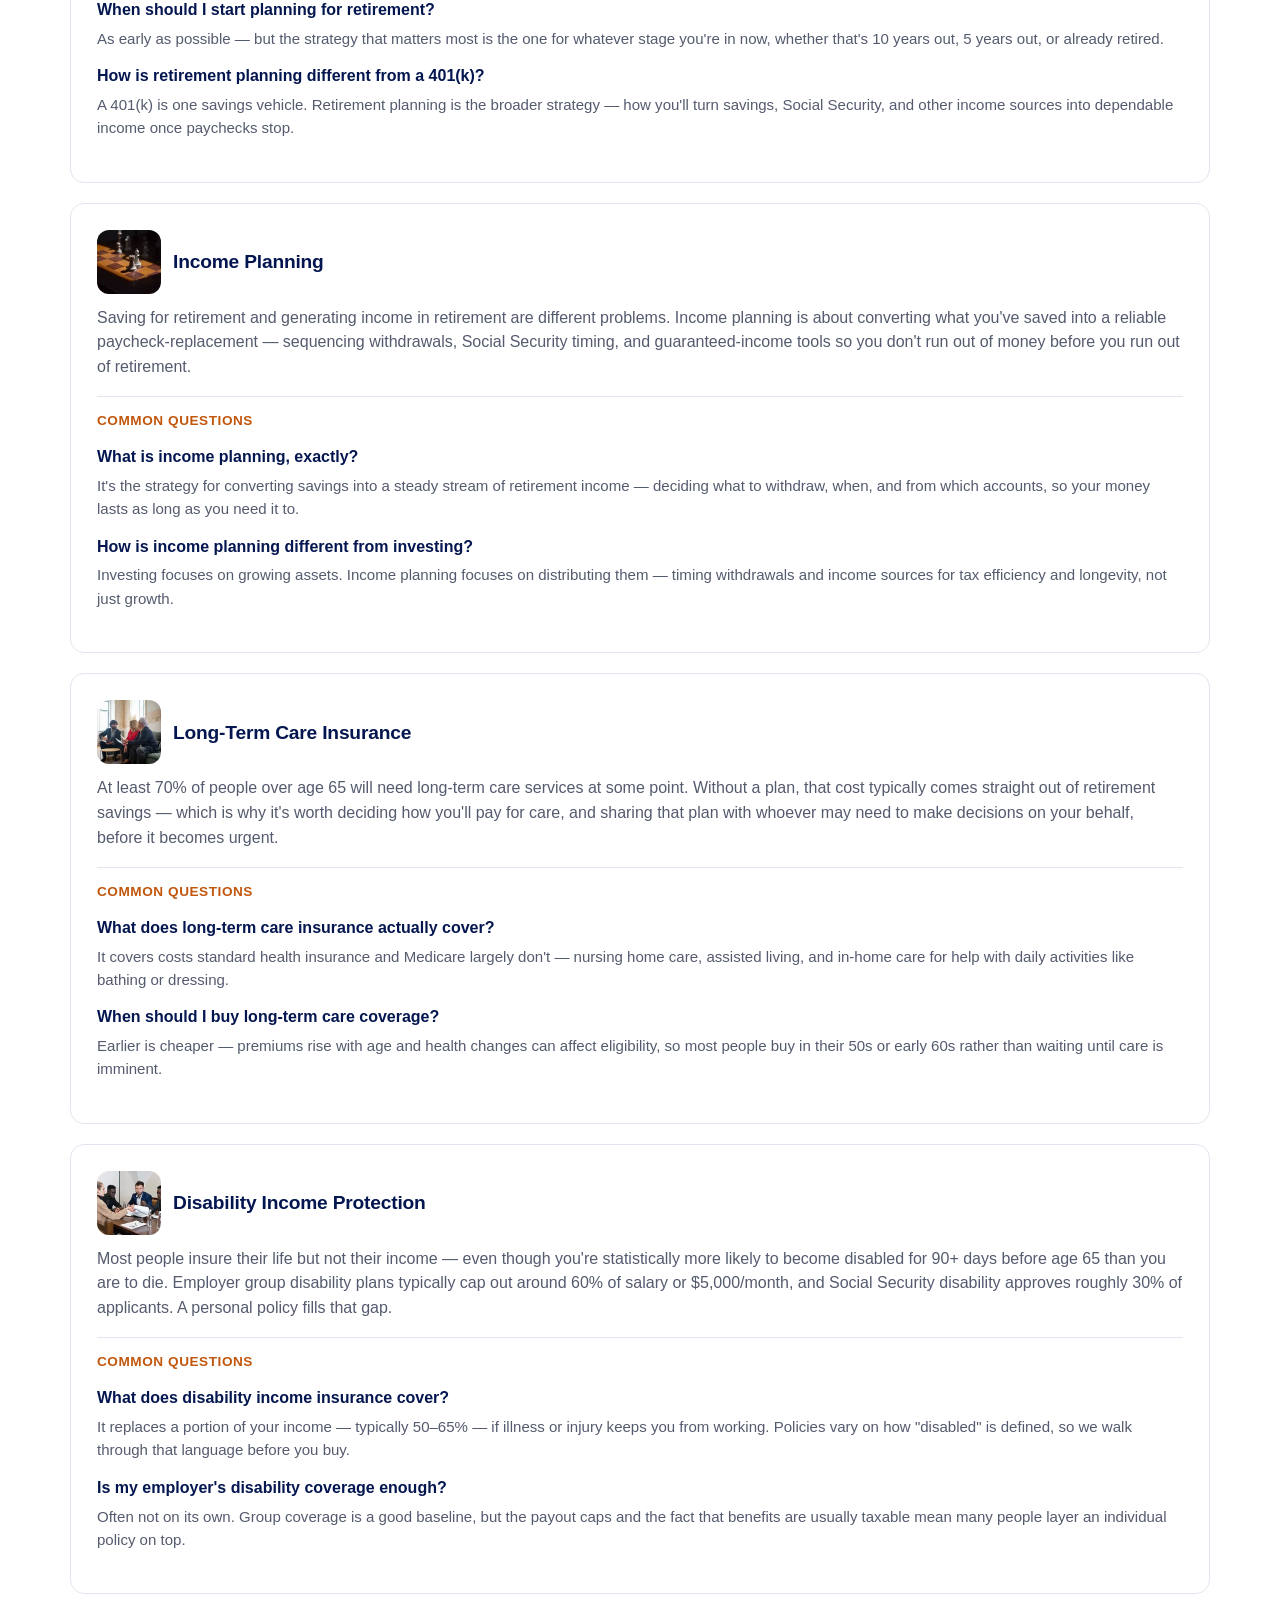
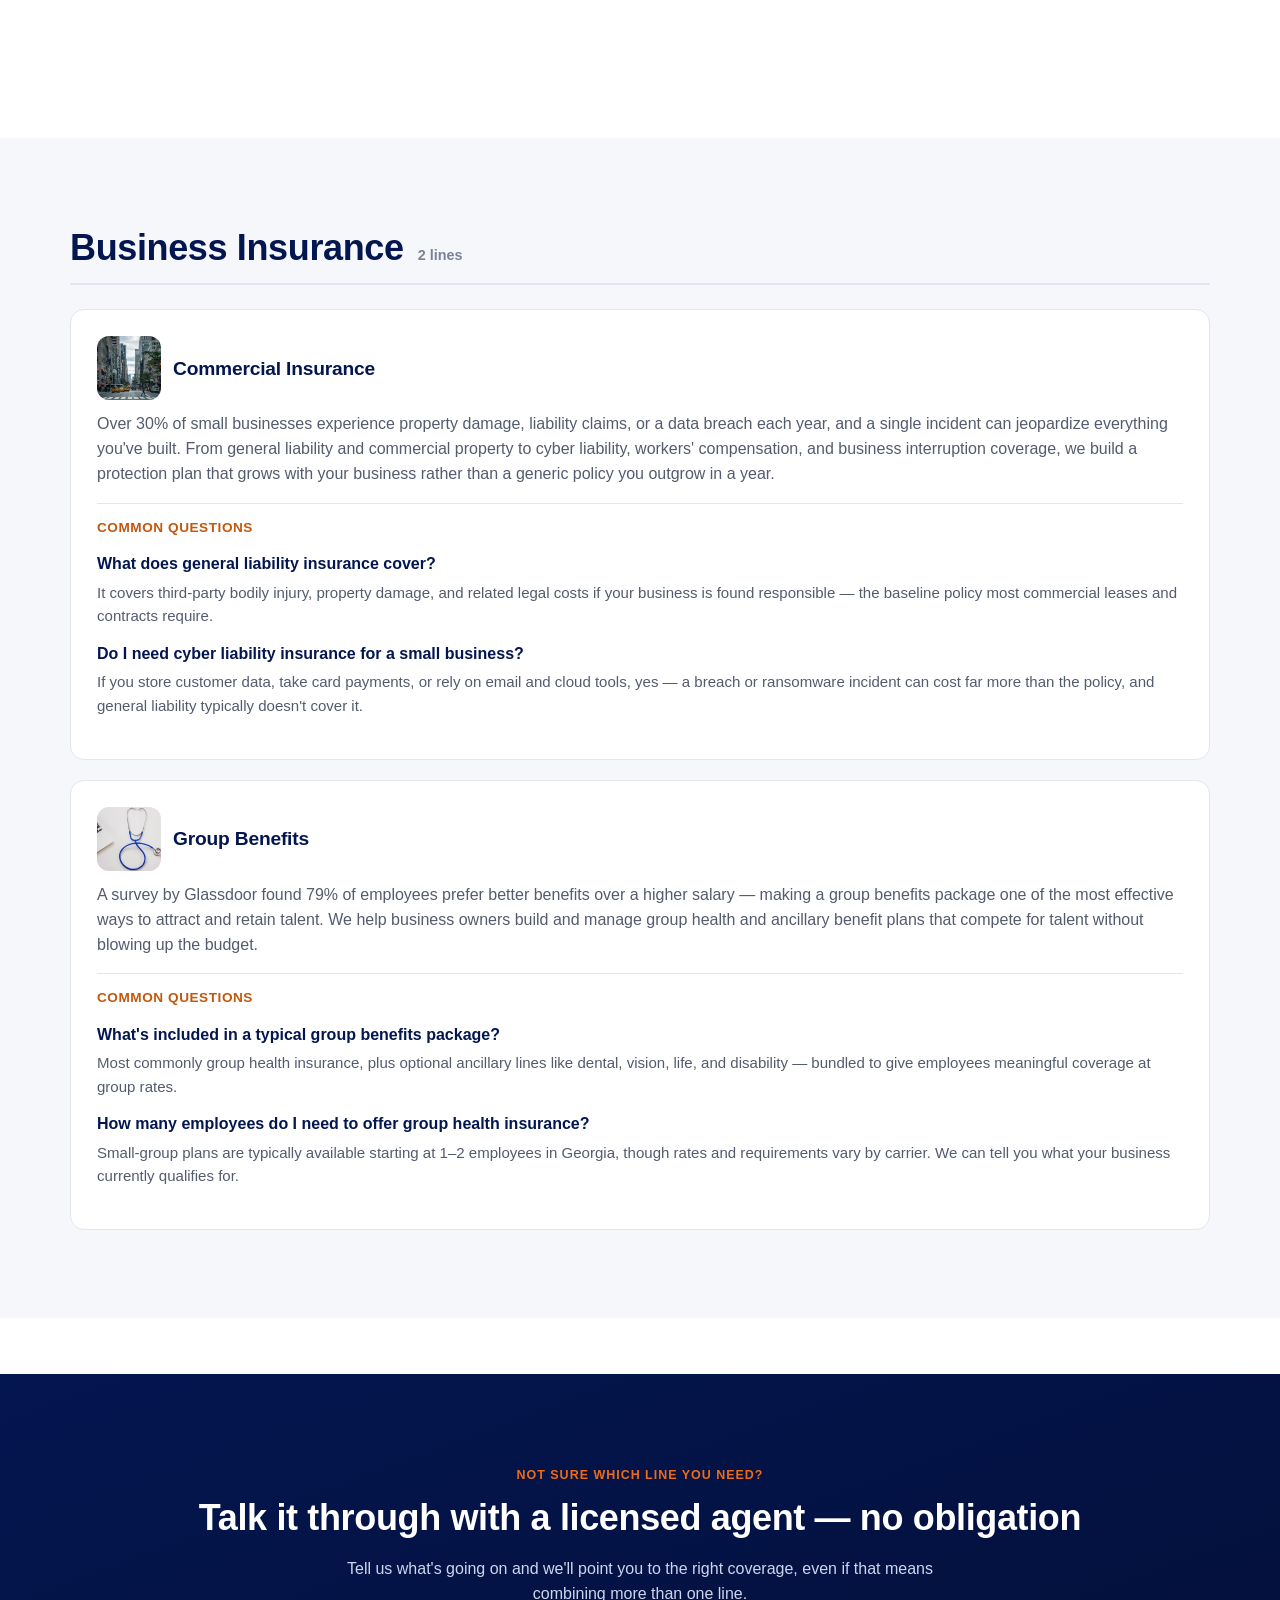
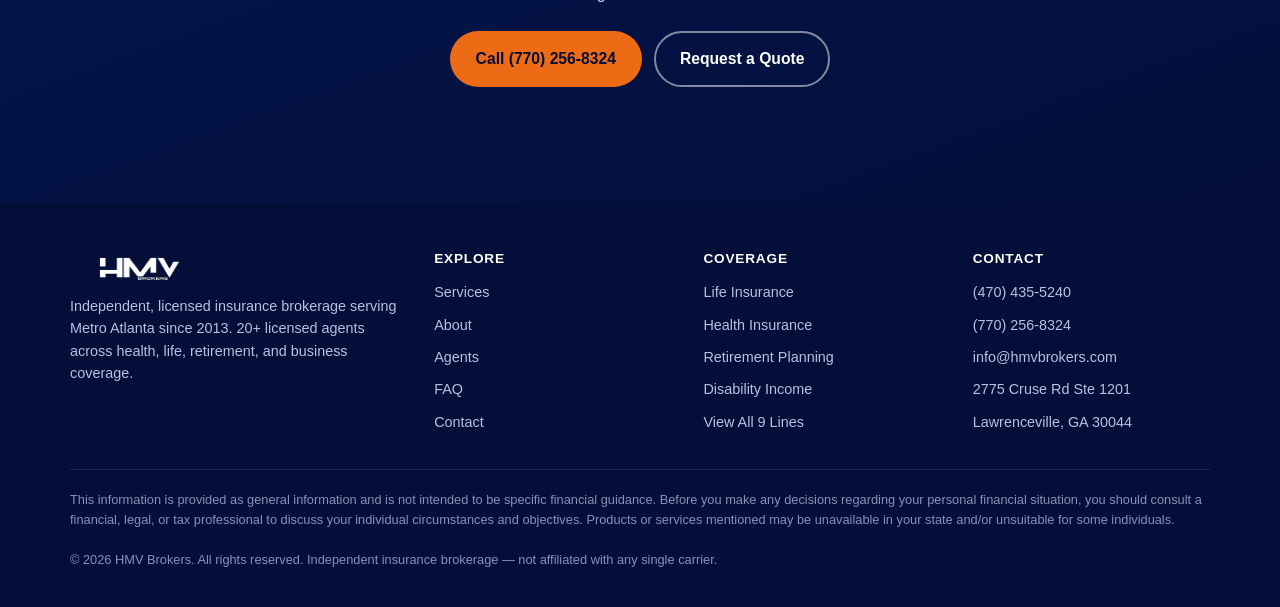
<file: pages/services.html>
<!DOCTYPE html>
<html lang="en">
<head>
<meta charset="UTF-8" />
<meta name="viewport" content="width=device-width, initial-scale=1" />
<title>Insurance Services in Lawrenceville, GA | HMV Brokers</title>
<meta name="description" content="Health, life, retirement, long-term care, disability, commercial, auto & homeowners, and group benefits — 9 coverage lines from an independent Lawrenceville, GA broker." />
<link rel="canonical" href="https://www.hmvbrokers.com/pages/services.html" />

<meta property="og:type" content="website" />
<meta property="og:site_name" content="HMV Brokers" />
<meta property="og:title" content="Insurance Services in Lawrenceville, GA | HMV Brokers" />
<meta property="og:description" content="9 coverage lines across personal, financial planning, and business insurance — compared across multiple carriers." />
<meta property="og:url" content="https://www.hmvbrokers.com/pages/services.html" />
<meta property="og:image" content="https://www.hmvbrokers.com/assets/hero_images/services.webp" />

<meta name="theme-color" content="#041650" />
<link rel="stylesheet" href="../assets/css/style.css" />

<script type="application/ld+json">
{
  "@context": "https://schema.org",
  "@graph": [
    { "@type": "Service", "name": "Individual & Family Health Insurance", "serviceType": "Health Insurance", "provider": { "@type": "InsuranceAgency", "name": "HMV Brokers" }, "areaServed": "Metro Atlanta, GA", "url": "https://www.hmvbrokers.com/pages/services.html#health-insurance" },
    { "@type": "Service", "name": "Life Insurance", "serviceType": "Life Insurance", "provider": { "@type": "InsuranceAgency", "name": "HMV Brokers" }, "areaServed": "Metro Atlanta, GA", "url": "https://www.hmvbrokers.com/pages/services.html#life-insurance" },
    { "@type": "Service", "name": "Auto & Homeowners Insurance", "serviceType": "Auto & Homeowners Insurance", "provider": { "@type": "InsuranceAgency", "name": "HMV Brokers" }, "areaServed": "Metro Atlanta, GA", "url": "https://www.hmvbrokers.com/pages/services.html#auto-homeowners" },
    { "@type": "Service", "name": "Retirement Planning", "serviceType": "Retirement Planning", "provider": { "@type": "InsuranceAgency", "name": "HMV Brokers" }, "areaServed": "Metro Atlanta, GA", "url": "https://www.hmvbrokers.com/pages/services.html#retirement-planning" },
    { "@type": "Service", "name": "Income Planning", "serviceType": "Retirement Income Planning", "provider": { "@type": "InsuranceAgency", "name": "HMV Brokers" }, "areaServed": "Metro Atlanta, GA", "url": "https://www.hmvbrokers.com/pages/services.html#income-planning" },
    { "@type": "Service", "name": "Long-Term Care Insurance", "serviceType": "Long-Term Care Insurance", "provider": { "@type": "InsuranceAgency", "name": "HMV Brokers" }, "areaServed": "Metro Atlanta, GA", "url": "https://www.hmvbrokers.com/pages/services.html#long-term-care" },
    { "@type": "Service", "name": "Disability Income Protection", "serviceType": "Disability Insurance", "provider": { "@type": "InsuranceAgency", "name": "HMV Brokers" }, "areaServed": "Metro Atlanta, GA", "url": "https://www.hmvbrokers.com/pages/services.html#disability-income" },
    { "@type": "Service", "name": "Commercial Insurance", "serviceType": "Commercial Insurance", "provider": { "@type": "InsuranceAgency", "name": "HMV Brokers" }, "areaServed": "Metro Atlanta, GA", "url": "https://www.hmvbrokers.com/pages/services.html#commercial-insurance" },
    { "@type": "Service", "name": "Group Benefits", "serviceType": "Group Employee Benefits", "provider": { "@type": "InsuranceAgency", "name": "HMV Brokers" }, "areaServed": "Metro Atlanta, GA", "url": "https://www.hmvbrokers.com/pages/services.html#group-benefits" }
  ]
}
</script>
</head>
<body>
<a class="skip-link" href="#main">Skip to main content</a>

<header class="site-header">
  <div class="container">
    <a class="brand" href="../index.html" aria-label="HMV Brokers home">
      <img src="../assets/logo/hmv600200blue.webp" alt="HMV Brokers logo" width="150" height="50" />
    </a>
    <nav class="main-nav" aria-label="Primary">
      <ul>
        <li><a href="services.html">Services</a></li>
        <li><a href="about.html">About</a></li>
        <li><a href="agents.html">Agents</a></li>
        <li><a href="faq.html">FAQ</a></li>
        <li><a href="contact.html">Contact</a></li>
      </ul>
    </nav>
    <div class="header-cta">
      <a class="call-pill" href="tel:+17702568324">
        <svg viewBox="0 0 24 24" fill="none" stroke="currentColor" stroke-width="2" stroke-linecap="round" stroke-linejoin="round"><path d="M22 16.92v3a2 2 0 0 1-2.18 2 19.79 19.79 0 0 1-8.63-3.07 19.5 19.5 0 0 1-6-6 19.79 19.79 0 0 1-3.07-8.67A2 2 0 0 1 4.11 2h3a2 2 0 0 1 2 1.72c.127.96.361 1.903.7 2.81a2 2 0 0 1-.45 2.11L8.09 9.91a16 16 0 0 0 6 6l1.27-1.27a2 2 0 0 1 2.11-.45c.907.339 1.85.573 2.81.7A2 2 0 0 1 22 16.92z"/></svg>
        (770) 256-8324
      </a>
      <a class="btn btn-navy-outline header-quote-btn" href="contact.html">Get a Quote</a>
      <button class="nav-toggle" id="nav-toggle" aria-label="Open menu" aria-expanded="false" aria-controls="mobile-nav">
        <svg viewBox="0 0 24 24" fill="none" stroke="currentColor" stroke-width="2" stroke-linecap="round" stroke-linejoin="round"><line x1="3" y1="6" x2="21" y2="6"/><line x1="3" y1="12" x2="21" y2="12"/><line x1="3" y1="18" x2="21" y2="18"/></svg>
      </button>
    </div>
  </div>
</header>

<nav class="mobile-nav" id="mobile-nav" aria-label="Mobile">
  <ul>
    <li><a href="services.html">Services</a></li>
    <li><a href="about.html">About</a></li>
    <li><a href="agents.html">Agents</a></li>
    <li><a href="faq.html">FAQ</a></li>
    <li><a href="contact.html">Contact</a></li>
  </ul>
  <a class="btn btn-gold btn-block" href="tel:+17702568324">Call (770) 256-8324</a>
</nav>

<main id="main">

  <section class="page-hero">
    <div class="container">
      <p class="breadcrumb"><a href="../index.html">Home</a> / Services</p>
      <span class="eyebrow">Insurance Solutions</span>
      <h1>Nine Coverage Lines, One Independent Broker</h1>
      <p>Personal insurance, financial planning, and business insurance — each compared across multiple carriers by a licensed HMV Brokers agent, not sold from a single insurer's shelf.</p>
      <div class="jump-nav" style="margin-top:20px">
        <a href="#health-insurance">Health</a>
        <a href="#life-insurance">Life</a>
        <a href="#auto-homeowners">Auto &amp; Home</a>
        <a href="#retirement-planning">Retirement</a>
        <a href="#income-planning">Income</a>
        <a href="#long-term-care">Long-Term Care</a>
        <a href="#disability-income">Disability</a>
        <a href="#commercial-insurance">Commercial</a>
        <a href="#group-benefits">Group Benefits</a>
      </div>
    </div>
  </section>

  <!-- Why ask HMV Brokers -->
  <section class="section">
    <div class="container">
      <div class="why-grid">
        <div>
          <span class="eyebrow">Why Ask HMV Brokers</span>
          <h2>Founded 2013 &middot; 20+ licensed agents &middot; independent across every line below</h2>
          <p>HMV Brokers has been an independent brokerage since 2013, giving clients access to multiple carriers instead of one company's fixed lineup. Our 20+ licensed agents specialize by coverage area — personal lines, commercial lines, and health &amp; life — so whichever line below applies to you, you're talking to someone who works in it every day, not a generalist reading from a script.</p>
          <div class="hero-actions">
            <a class="btn btn-gold" href="tel:+17702568324">Call (770) 256-8324</a>
            <a class="btn btn-navy-outline" href="contact.html">Request a Quote</a>
          </div>
        </div>
        <div class="why-media">
          <img src="../assets/hero_images/services.webp" alt="HMV Brokers insurance solutions overview" loading="lazy" />
        </div>
      </div>
    </div>
  </section>

  <!-- PERSONAL INSURANCE -->
  <section class="section section-alt service-category" id="personal-insurance">
    <div class="container">
      <div class="category-head">
        <h2>Personal Insurance</h2>
        <span class="count">3 lines</span>
      </div>

      <div class="service-line" id="health-insurance">
        <div class="service-line-head">
          <img src="../assets/images/icons/photo-1560582861-45078880e48e-icon.webp" alt="Stethoscope representing individual and family health insurance" loading="lazy" style="width:64px;height:64px;border-radius:12px;object-fit:cover" />
          <h3>Individual &amp; Family Health Insurance</h3>
        </div>
        <p>The right time to shop for health coverage depends on your needs, but the sooner you understand premiums, deductibles, copays, and out-of-pocket maximums, the better prepared you'll be. We help you compare HMO, PPO, and high-deductible plans before open enrollment, coordinate coverage if you're transitioning from an employer plan, and check whether you qualify for subsidies or tax credits.</p>
        <div class="mini-faq">
          <h4>Common Questions</h4>
          <dl>
            <dt>What's the difference between an HMO and a PPO?</dt>
            <dd>An HMO requires you to use an in-network primary care doctor and get referrals for specialists, usually at a lower cost. A PPO costs more but lets you see any provider, in or out of network, without a referral.</dd>
            <dt>When can I enroll in individual or family health insurance?</dt>
            <dd>Open enrollment runs once a year, but qualifying life events — losing employer coverage, marriage, a new baby, moving — open a special enrollment window. We can tell you which window applies to your situation.</dd>
          </dl>
        </div>
      </div>

      <div class="service-line" id="life-insurance">
        <div class="service-line-head">
          <img src="../assets/images/icons/pexels-photo-1128317-icon.webp" alt="Family protected by a life insurance policy" loading="lazy" style="width:64px;height:64px;border-radius:12px;object-fit:cover" />
          <h3>Life Insurance</h3>
        </div>
        <p>Life insurance is one of the most selfless gifts you can give the people you'd leave behind. It's also one of the more overlooked retirement income tools available — permanent life insurance has grown in popularity as a retirement funding option because of its tax advantages in a world of fluctuating markets. We compare term, whole, and blended policies sized to your actual needs, not a one-size quote.</p>
        <div class="mini-faq">
          <h4>Common Questions</h4>
          <dl>
            <dt>How much life insurance do I actually need?</dt>
            <dd>A common starting point is 10–12x your annual income, adjusted for debts, a mortgage, and future costs like college. We run the specific numbers for your household rather than applying a flat rule.</dd>
            <dt>Can life insurance be part of my retirement plan?</dt>
            <dd>Yes — permanent life insurance builds cash value you can access tax-advantaged in retirement, which is why some clients use it alongside (not instead of) traditional retirement accounts.</dd>
          </dl>
        </div>
      </div>

      <div class="service-line" id="auto-homeowners">
        <div class="service-line-head">
          <img src="../assets/images/icons/pexels-photo-7768204-icon.webp" alt="Couple surrounded by home insurance icons" loading="lazy" style="width:64px;height:64px;border-radius:12px;object-fit:cover" />
          <h3>Auto &amp; Homeowners Insurance</h3>
        </div>
        <p>Your home and car are two of your most valuable — and most personal — investments. About 1 in 20 insured homes files a claim each year, most often for wind, hail, water damage, or fire, and the U.S. sees over 6 million police-reported car crashes annually. As life changes — a new driver, home upgrades, a move — your coverage needs to change with it, which is why we review policies regularly rather than setting and forgetting them.</p>
        <div class="mini-faq">
          <h4>Common Questions</h4>
          <dl>
            <dt>Does homeowners insurance cover flood damage?</dt>
            <dd>No — standard homeowners policies exclude flood damage. Flood coverage requires a separate policy, typically through the National Flood Insurance Program, which we can help you evaluate if you're in a flood-prone area.</dd>
            <dt>How much auto insurance coverage do I need in Georgia?</dt>
            <dd>Georgia requires minimum liability limits, but minimums often aren't enough to protect your assets in a serious accident. We help you size liability, collision, and comprehensive coverage to your actual risk.</dd>
          </dl>
        </div>
      </div>
    </div>
  </section>

  <!-- FINANCIAL PLANNING -->
  <section class="section service-category" id="financial-planning">
    <div class="container">
      <div class="category-head">
        <h2>Financial Planning</h2>
        <span class="count">4 lines</span>
      </div>

      <div class="service-line" id="retirement-planning">
        <div class="service-line-head">
          <img src="../assets/images/icons/photo-1533444273691-ebf51af8fd9c-icon.webp" alt="Retired couple planning retirement income" loading="lazy" style="width:64px;height:64px;border-radius:12px;object-fit:cover" />
          <h3>Retirement Planning</h3>
        </div>
        <p>Whether retirement is 10 years out or already here, the plan changes with the timeline. Ten years out, you're maxing out retirement vehicles while you still have time to grow. Five years out, it's about shifting to a safer, shorter-term strategy that still allows growth. One year out, it's about defining what your retirement lifestyle actually looks like and testing your post-retirement budget before you need it.</p>
        <div class="mini-faq">
          <h4>Common Questions</h4>
          <dl>
            <dt>When should I start planning for retirement?</dt>
            <dd>As early as possible — but the strategy that matters most is the one for whatever stage you're in now, whether that's 10 years out, 5 years out, or already retired.</dd>
            <dt>How is retirement planning different from a 401(k)?</dt>
            <dd>A 401(k) is one savings vehicle. Retirement planning is the broader strategy — how you'll turn savings, Social Security, and other income sources into dependable income once paychecks stop.</dd>
          </dl>
        </div>
      </div>

      <div class="service-line" id="income-planning">
        <div class="service-line-head">
          <img src="../assets/images/icons/pexels-photo-5299548-icon.webp" alt="Chess pieces representing income planning strategy" loading="lazy" style="width:64px;height:64px;border-radius:12px;object-fit:cover" />
          <h3>Income Planning</h3>
        </div>
        <p>Saving for retirement and generating income in retirement are different problems. Income planning is about converting what you've saved into a reliable paycheck-replacement — sequencing withdrawals, Social Security timing, and guaranteed-income tools so you don't run out of money before you run out of retirement.</p>
        <div class="mini-faq">
          <h4>Common Questions</h4>
          <dl>
            <dt>What is income planning, exactly?</dt>
            <dd>It's the strategy for converting savings into a steady stream of retirement income — deciding what to withdraw, when, and from which accounts, so your money lasts as long as you need it to.</dd>
            <dt>How is income planning different from investing?</dt>
            <dd>Investing focuses on growing assets. Income planning focuses on distributing them — timing withdrawals and income sources for tax efficiency and longevity, not just growth.</dd>
          </dl>
        </div>
      </div>

      <div class="service-line" id="long-term-care">
        <div class="service-line-head">
          <img src="../assets/images/icons/pexels-photo-8439647-icon.webp" alt="Advisor discussing long-term care insurance with an older couple" loading="lazy" style="width:64px;height:64px;border-radius:12px;object-fit:cover" />
          <h3>Long-Term Care Insurance</h3>
        </div>
        <p>At least 70% of people over age 65 will need long-term care services at some point. Without a plan, that cost typically comes straight out of retirement savings — which is why it's worth deciding how you'll pay for care, and sharing that plan with whoever may need to make decisions on your behalf, before it becomes urgent.</p>
        <div class="mini-faq">
          <h4>Common Questions</h4>
          <dl>
            <dt>What does long-term care insurance actually cover?</dt>
            <dd>It covers costs standard health insurance and Medicare largely don't — nursing home care, assisted living, and in-home care for help with daily activities like bathing or dressing.</dd>
            <dt>When should I buy long-term care coverage?</dt>
            <dd>Earlier is cheaper — premiums rise with age and health changes can affect eligibility, so most people buy in their 50s or early 60s rather than waiting until care is imminent.</dd>
          </dl>
        </div>
      </div>

      <div class="service-line" id="disability-income">
        <div class="service-line-head">
          <img src="../assets/images/icons/pexels-photo-8730176-icon.webp" alt="Advisors reviewing a disability income protection policy" loading="lazy" style="width:64px;height:64px;border-radius:12px;object-fit:cover" />
          <h3>Disability Income Protection</h3>
        </div>
        <p>Most people insure their life but not their income — even though you're statistically more likely to become disabled for 90+ days before age 65 than you are to die. Employer group disability plans typically cap out around 60% of salary or $5,000/month, and Social Security disability approves roughly 30% of applicants. A personal policy fills that gap.</p>
        <div class="mini-faq">
          <h4>Common Questions</h4>
          <dl>
            <dt>What does disability income insurance cover?</dt>
            <dd>It replaces a portion of your income — typically 50–65% — if illness or injury keeps you from working. Policies vary on how "disabled" is defined, so we walk through that language before you buy.</dd>
            <dt>Is my employer's disability coverage enough?</dt>
            <dd>Often not on its own. Group coverage is a good baseline, but the payout caps and the fact that benefits are usually taxable mean many people layer an individual policy on top.</dd>
          </dl>
        </div>
      </div>
    </div>
  </section>

  <!-- BUSINESS INSURANCE -->
  <section class="section section-alt service-category" id="business-insurance">
    <div class="container">
      <div class="category-head">
        <h2>Business Insurance</h2>
        <span class="count">2 lines</span>
      </div>

      <div class="service-line" id="commercial-insurance">
        <div class="service-line-head">
          <img src="../assets/images/icons/pexels-photo-378570-icon.webp" alt="Business district representing commercial insurance coverage" loading="lazy" style="width:64px;height:64px;border-radius:12px;object-fit:cover" />
          <h3>Commercial Insurance</h3>
        </div>
        <p>Over 30% of small businesses experience property damage, liability claims, or a data breach each year, and a single incident can jeopardize everything you've built. From general liability and commercial property to cyber liability, workers' compensation, and business interruption coverage, we build a protection plan that grows with your business rather than a generic policy you outgrow in a year.</p>
        <div class="mini-faq">
          <h4>Common Questions</h4>
          <dl>
            <dt>What does general liability insurance cover?</dt>
            <dd>It covers third-party bodily injury, property damage, and related legal costs if your business is found responsible — the baseline policy most commercial leases and contracts require.</dd>
            <dt>Do I need cyber liability insurance for a small business?</dt>
            <dd>If you store customer data, take card payments, or rely on email and cloud tools, yes — a breach or ransomware incident can cost far more than the policy, and general liability typically doesn't cover it.</dd>
          </dl>
        </div>
      </div>

      <div class="service-line" id="group-benefits">
        <div class="service-line-head">
          <img src="../assets/images/icons/pexels-photo-48604-icon.webp" alt="Stethoscope and laptop representing group employee health benefits" loading="lazy" style="width:64px;height:64px;border-radius:12px;object-fit:cover" />
          <h3>Group Benefits</h3>
        </div>
        <p>A survey by Glassdoor found 79% of employees prefer better benefits over a higher salary — making a group benefits package one of the most effective ways to attract and retain talent. We help business owners build and manage group health and ancillary benefit plans that compete for talent without blowing up the budget.</p>
        <div class="mini-faq">
          <h4>Common Questions</h4>
          <dl>
            <dt>What's included in a typical group benefits package?</dt>
            <dd>Most commonly group health insurance, plus optional ancillary lines like dental, vision, life, and disability — bundled to give employees meaningful coverage at group rates.</dd>
            <dt>How many employees do I need to offer group health insurance?</dt>
            <dd>Small-group plans are typically available starting at 1–2 employees in Georgia, though rates and requirements vary by carrier. We can tell you what your business currently qualifies for.</dd>
          </dl>
        </div>
      </div>
    </div>
  </section>

  <section class="section section-navy">
    <div class="container" style="text-align:center">
      <span class="eyebrow">Not Sure Which Line You Need?</span>
      <h2>Talk it through with a licensed agent — no obligation</h2>
      <p style="max-width:600px;margin:0 auto 24px;color:#cfd5ee">Tell us what's going on and we'll point you to the right coverage, even if that means combining more than one line.</p>
      <div class="hero-actions" style="justify-content:center">
        <a class="btn btn-gold" href="tel:+17702568324">Call (770) 256-8324</a>
        <a class="btn btn-outline" href="contact.html">Request a Quote</a>
      </div>
    </div>
  </section>

</main>

<footer class="site-footer">
  <div class="container">
    <div class="footer-grid">
      <div class="footer-brand">
        <img src="../assets/logo/hmv600200white.webp" alt="HMV Brokers logo" width="140" height="47" />
        <p>Independent, licensed insurance brokerage serving Metro Atlanta since 2013. 20+ licensed agents across health, life, retirement, and business coverage.</p>
      </div>
      <div class="footer-col">
        <h4>Explore</h4>
        <ul>
          <li><a href="services.html">Services</a></li>
          <li><a href="about.html">About</a></li>
          <li><a href="agents.html">Agents</a></li>
          <li><a href="faq.html">FAQ</a></li>
          <li><a href="contact.html">Contact</a></li>
        </ul>
      </div>
      <div class="footer-col">
        <h4>Coverage</h4>
        <ul>
          <li><a href="services.html#life-insurance">Life Insurance</a></li>
          <li><a href="services.html#health-insurance">Health Insurance</a></li>
          <li><a href="services.html#retirement-planning">Retirement Planning</a></li>
          <li><a href="services.html#disability-income">Disability Income</a></li>
          <li><a href="services.html">View All 9 Lines</a></li>
        </ul>
      </div>
      <div class="footer-col">
        <h4>Contact</h4>
        <ul>
          <li><a href="tel:+14704355240">(470) 435-5240</a></li>
          <li><a href="tel:+17702568324">(770) 256-8324</a></li>
          <li><a href="mailto:info@hmvbrokers.com">info@hmvbrokers.com</a></li>
          <li>2775 Cruse Rd Ste 1201</li>
          <li>Lawrenceville, GA 30044</li>
        </ul>
      </div>
    </div>
    <div class="footer-bottom">
      <p>This information is provided as general information and is not intended to be specific financial guidance. Before you make any decisions regarding your personal financial situation, you should consult a financial, legal, or tax professional to discuss your individual circumstances and objectives. Products or services mentioned may be unavailable in your state and/or unsuitable for some individuals.</p>
      <p>&copy; <span id="year">2026</span> HMV Brokers. All rights reserved. Independent insurance brokerage — not affiliated with any single carrier.</p>
    </div>
  </div>
</footer>

<div class="call-bar">
  <a href="tel:+17702568324">
    <svg viewBox="0 0 24 24" fill="none" stroke="currentColor" stroke-width="2" stroke-linecap="round" stroke-linejoin="round"><path d="M22 16.92v3a2 2 0 0 1-2.18 2 19.79 19.79 0 0 1-8.63-3.07 19.5 19.5 0 0 1-6-6 19.79 19.79 0 0 1-3.07-8.67A2 2 0 0 1 4.11 2h3a2 2 0 0 1 2 1.72c.127.96.361 1.903.7 2.81a2 2 0 0 1-.45 2.11L8.09 9.91a16 16 0 0 0 6 6l1.27-1.27a2 2 0 0 1 2.11-.45c.907.339 1.85.573 2.81.7A2 2 0 0 1 22 16.92z"/></svg>
    Call Now
  </a>
  <a class="quote-link" href="contact.html">Get a Quote</a>
</div>

<script src="../assets/js/main.js"></script>
<script>document.getElementById("year").textContent = new Date().getFullYear();</script>
</body>
</html>
</file>
<file: assets/css/style.css>
/* HMV Brokers — global styles. Mobile-first. */

:root {
  --navy-900: #030f38;
  --navy-800: #041650;
  --navy-700: #0a2166;
  --navy-100: #e7ebf7;
  --gold-600: #c2570e;
  --gold-500: #ee6b15;
  --gold-100: #fce7d6;
  --ink: #171a24;
  --muted: #545b6e;
  --muted-light: #7b8196;
  --border: #e3e6ef;
  --bg: #ffffff;
  --bg-alt: #f6f7fb;
  --white: #ffffff;
  --radius: 14px;
  --radius-sm: 8px;
  --shadow-sm: 0 1px 3px rgba(4, 22, 80, 0.08);
  --shadow-md: 0 10px 30px rgba(4, 22, 80, 0.12);
  --container: 1180px;
  --header-h: 68px;
  --call-bar-h: 56px;
}

* {
  box-sizing: border-box;
}

html {
  scroll-behavior: smooth;
  scroll-padding-top: calc(var(--header-h) + 12px);
}

body {
  margin: 0;
  font-family: -apple-system, BlinkMacSystemFont, "Segoe UI", Roboto, Helvetica, Arial, sans-serif;
  color: var(--ink);
  background: var(--bg);
  line-height: 1.55;
  -webkit-font-smoothing: antialiased;
  padding-bottom: var(--call-bar-h);
}

img {
  max-width: 100%;
  display: block;
}

a {
  color: inherit;
  text-decoration: none;
}

ul {
  margin: 0;
  padding: 0;
  list-style: none;
}

h1, h2, h3, h4 {
  margin: 0 0 0.5em;
  line-height: 1.2;
  color: var(--navy-800);
  letter-spacing: -0.01em;
}

h1 {
  font-size: clamp(2rem, 5vw + 1rem, 3.1rem);
}

h2 {
  font-size: clamp(1.5rem, 3vw + 1rem, 2.25rem);
}

h3 {
  font-size: 1.2rem;
}

p {
  margin: 0 0 1em;
}

.container {
  width: 100%;
  max-width: var(--container);
  margin: 0 auto;
  padding: 0 20px;
}

.section {
  padding: 56px 0;
}

.section-alt {
  background: var(--bg-alt);
}

.section-navy {
  background: linear-gradient(160deg, var(--navy-800), var(--navy-900));
  color: var(--white);
}

.section-navy h2,
.section-navy h3 {
  color: var(--white);
}

.eyebrow {
  display: inline-block;
  font-size: 0.78rem;
  font-weight: 700;
  letter-spacing: 0.08em;
  text-transform: uppercase;
  color: var(--gold-600);
  margin-bottom: 10px;
}

.section-navy .eyebrow {
  color: var(--gold-500);
}

.section-head {
  max-width: 680px;
  margin: 0 0 36px;
}

.section-head p {
  color: var(--muted);
  font-size: 1.05rem;
}

.section-navy .section-head p {
  color: #c3c9e6;
}

.section-head.center {
  margin-left: auto;
  margin-right: auto;
  text-align: center;
}

/* Buttons */

.btn {
  display: inline-flex;
  align-items: center;
  justify-content: center;
  gap: 8px;
  padding: 14px 24px;
  border-radius: 999px;
  font-weight: 700;
  font-size: 0.98rem;
  border: 2px solid transparent;
  cursor: pointer;
  transition: transform 0.15s ease, box-shadow 0.15s ease, background-color 0.15s ease, color 0.15s ease;
  white-space: nowrap;
}

.btn:active {
  transform: scale(0.98);
}

.btn-gold {
  background: var(--gold-500);
  color: var(--navy-900);
}

.btn-gold:hover {
  background: var(--gold-600);
}

.btn-outline {
  background: transparent;
  border-color: rgba(255, 255, 255, 0.5);
  color: var(--white);
}

.btn-outline:hover {
  background: rgba(255, 255, 255, 0.12);
}

.btn-navy-outline {
  background: transparent;
  border-color: var(--navy-800);
  color: var(--navy-800);
}

.btn-navy-outline:hover {
  background: var(--navy-800);
  color: var(--white);
}

.btn-block {
  width: 100%;
}

/* Header */

.site-header {
  position: sticky;
  top: 0;
  z-index: 40;
  background: rgba(255, 255, 255, 0.96);
  backdrop-filter: saturate(180%) blur(8px);
  border-bottom: 1px solid var(--border);
  height: var(--header-h);
}

.site-header .container {
  height: 100%;
  display: flex;
  align-items: center;
  justify-content: space-between;
  gap: 16px;
}

.brand {
  display: flex;
  align-items: center;
}

.brand img {
  height: 34px;
  width: auto;
}

.main-nav {
  display: none;
}

.main-nav ul {
  display: flex;
  align-items: center;
  gap: 28px;
}

.main-nav a {
  font-weight: 600;
  font-size: 0.95rem;
  color: var(--navy-800);
  padding: 6px 0;
  border-bottom: 2px solid transparent;
}

.main-nav a:hover {
  border-bottom-color: var(--gold-500);
}

.header-cta {
  display: flex;
  align-items: center;
  gap: 12px;
}

.call-pill {
  display: none;
  align-items: center;
  gap: 8px;
  font-weight: 700;
  color: var(--navy-800);
  font-size: 0.95rem;
}

.call-pill svg {
  width: 18px;
  height: 18px;
  color: var(--gold-600);
}

.header-quote-btn {
  display: none;
  padding: 10px 18px;
  font-size: 0.9rem;
}

.nav-toggle {
  display: inline-flex;
  align-items: center;
  justify-content: center;
  width: 42px;
  height: 42px;
  border-radius: var(--radius-sm);
  border: 1px solid var(--border);
  background: var(--white);
}

.nav-toggle svg {
  width: 22px;
  height: 22px;
  color: var(--navy-800);
}

/* Mobile nav drawer */

.mobile-nav {
  position: fixed;
  inset: var(--header-h) 0 0 0;
  background: var(--white);
  z-index: 39;
  padding: 20px;
  display: none;
  overflow-y: auto;
}

.mobile-nav.open {
  display: block;
}

.mobile-nav ul {
  display: flex;
  flex-direction: column;
  gap: 4px;
}

.mobile-nav a {
  display: block;
  padding: 14px 6px;
  font-size: 1.05rem;
  font-weight: 600;
  color: var(--navy-800);
  border-bottom: 1px solid var(--border);
}

.mobile-nav .btn {
  margin-top: 20px;
}

/* Sticky mobile call bar */

.call-bar {
  position: fixed;
  left: 0;
  right: 0;
  bottom: 0;
  z-index: 50;
  height: var(--call-bar-h);
  background: var(--navy-800);
  display: flex;
}

.call-bar a {
  flex: 1;
  display: flex;
  align-items: center;
  justify-content: center;
  gap: 8px;
  color: var(--white);
  font-weight: 700;
  font-size: 0.95rem;
}

.call-bar a.quote-link {
  background: var(--gold-500);
  color: var(--navy-900);
}

.call-bar svg {
  width: 18px;
  height: 18px;
}

/* Hero */

.hero {
  position: relative;
  background: linear-gradient(180deg, var(--navy-900) 0%, var(--navy-800) 100%);
  color: var(--white);
  overflow: hidden;
}

.hero .container {
  position: relative;
  z-index: 2;
  padding-top: 48px;
  padding-bottom: 0;
}

.hero-copy {
  max-width: 640px;
  padding-bottom: 40px;
}

.hero-copy h1 {
  color: var(--white);
}

.hero-copy p.lede {
  font-size: 1.1rem;
  color: #cfd5ee;
}

.hero-actions {
  display: flex;
  flex-wrap: wrap;
  gap: 12px;
  margin: 24px 0 28px;
}

.hero-trust {
  display: flex;
  flex-wrap: wrap;
  gap: 10px 22px;
  font-size: 0.88rem;
  color: #cfd5ee;
  padding-bottom: 0;
}

.hero-trust li {
  display: flex;
  align-items: center;
  gap: 8px;
}

.hero-trust svg {
  width: 16px;
  height: 16px;
  color: var(--gold-500);
  flex-shrink: 0;
}

.hero-media {
  position: relative;
  margin: 0 -20px;
}

.hero-media img {
  width: 100%;
  height: 260px;
  object-fit: cover;
  object-position: top;
}

/* Trust stat bar */

.stat-bar {
  background: var(--navy-900);
  border-top: 1px solid rgba(255, 255, 255, 0.08);
}

.stat-bar .container {
  display: grid;
  grid-template-columns: repeat(2, 1fr);
  gap: 24px;
  padding-top: 28px;
  padding-bottom: 28px;
}

.stat {
  text-align: left;
}

.stat .num {
  display: block;
  font-size: 1.9rem;
  font-weight: 800;
  color: var(--gold-500);
  letter-spacing: -0.02em;
}

.stat .label {
  font-size: 0.85rem;
  color: #b9c0e0;
}

/* Cards grid */

.grid {
  display: grid;
  gap: 22px;
  grid-template-columns: 1fr;
}

.service-card {
  background: var(--white);
  border: 1px solid var(--border);
  border-radius: var(--radius);
  overflow: hidden;
  box-shadow: var(--shadow-sm);
  display: flex;
  flex-direction: column;
}

.service-card .thumb {
  height: 170px;
  overflow: hidden;
}

.service-card .thumb img {
  width: 100%;
  height: 100%;
  object-fit: cover;
}

.service-card .body {
  padding: 22px;
  display: flex;
  flex-direction: column;
  flex: 1;
}

.service-card .body p {
  color: var(--muted);
  font-size: 0.96rem;
  flex: 1;
}

.service-card .tag {
  display: inline-block;
  font-size: 0.72rem;
  font-weight: 700;
  letter-spacing: 0.06em;
  text-transform: uppercase;
  color: var(--gold-600);
  background: var(--gold-100);
  padding: 4px 10px;
  border-radius: 999px;
  margin-bottom: 12px;
  width: fit-content;
}

.card-link {
  display: inline-flex;
  align-items: center;
  gap: 6px;
  font-weight: 700;
  color: var(--navy-800);
  font-size: 0.92rem;
  margin-top: 14px;
}

.card-link svg {
  width: 14px;
  height: 14px;
  transition: transform 0.15s ease;
}

.card-link:hover svg {
  transform: translateX(3px);
}

/* Why-us / trust list */

.why-grid {
  display: grid;
  gap: 28px;
  grid-template-columns: 1fr;
  align-items: center;
}

.why-media img {
  border-radius: var(--radius);
  box-shadow: var(--shadow-md);
}

.trust-points {
  display: flex;
  flex-direction: column;
  gap: 16px;
  margin-top: 20px;
}

.trust-point {
  display: flex;
  gap: 14px;
  align-items: flex-start;
}

.trust-point .icon {
  flex-shrink: 0;
  width: 38px;
  height: 38px;
  border-radius: 10px;
  background: var(--gold-100);
  display: flex;
  align-items: center;
  justify-content: center;
}

.trust-point .icon svg {
  width: 20px;
  height: 20px;
  color: var(--gold-600);
}

.trust-point h3 {
  font-size: 1rem;
  margin-bottom: 4px;
}

.trust-point p {
  color: var(--muted);
  font-size: 0.94rem;
  margin: 0;
}

/* Founder callout */

.founder-card {
  display: grid;
  grid-template-columns: 1fr;
  gap: 24px;
  background: var(--white);
  border: 1px solid var(--border);
  border-radius: var(--radius);
  padding: 24px;
  box-shadow: var(--shadow-sm);
  align-items: center;
}

.founder-card img {
  width: 120px;
  height: 120px;
  border-radius: 50%;
  object-fit: cover;
  object-position: top;
  margin: 0 auto;
}

.founder-card .quote {
  font-size: 1.05rem;
  color: var(--navy-800);
  font-style: italic;
}

.founder-card .name {
  font-weight: 700;
  margin-top: 12px;
}

.founder-card .role {
  color: var(--muted);
  font-size: 0.9rem;
}

/* FAQ */

.faq-list {
  display: flex;
  flex-direction: column;
  gap: 12px;
}

.faq-item {
  background: var(--white);
  border: 1px solid var(--border);
  border-radius: var(--radius-sm);
  overflow: hidden;
}

.faq-item summary {
  cursor: pointer;
  list-style: none;
  padding: 18px 20px;
  font-weight: 700;
  color: var(--navy-800);
  display: flex;
  justify-content: space-between;
  align-items: center;
  gap: 12px;
}

.faq-item summary::-webkit-details-marker {
  display: none;
}

.faq-item summary .plus {
  flex-shrink: 0;
  width: 22px;
  height: 22px;
  border-radius: 50%;
  background: var(--gold-100);
  color: var(--gold-600);
  display: flex;
  align-items: center;
  justify-content: center;
  font-size: 1.1rem;
  font-weight: 700;
  transition: transform 0.2s ease;
}

.faq-item[open] summary .plus {
  transform: rotate(45deg);
}

.faq-item .faq-answer {
  padding: 0 20px 18px;
  color: var(--muted);
  font-size: 0.96rem;
}

.faq-item .faq-answer p {
  margin: 0;
}

/* Contact / form */

.contact-wrap {
  display: grid;
  grid-template-columns: 1fr;
  gap: 32px;
}

.contact-info-list {
  display: flex;
  flex-direction: column;
  gap: 18px;
  margin-top: 24px;
}

.contact-info-item {
  display: flex;
  gap: 14px;
  align-items: flex-start;
}

.contact-info-item .icon {
  width: 40px;
  height: 40px;
  border-radius: 10px;
  background: rgba(255, 255, 255, 0.08);
  display: flex;
  align-items: center;
  justify-content: center;
  flex-shrink: 0;
}

.contact-info-item .icon svg {
  width: 20px;
  height: 20px;
  color: var(--gold-500);
}

.contact-info-item a,
.contact-info-item p {
  margin: 0;
  color: #cfd5ee;
}

.contact-info-item strong {
  display: block;
  color: var(--white);
  font-size: 0.95rem;
}

.quote-form {
  background: var(--white);
  border-radius: var(--radius);
  padding: 24px;
  box-shadow: var(--shadow-md);
  color: var(--ink);
}

.quote-form h3 {
  margin-bottom: 4px;
}

.quote-form .sub {
  color: var(--muted);
  font-size: 0.9rem;
  margin-bottom: 20px;
}

.field {
  margin-bottom: 16px;
}

.field label {
  display: block;
  font-size: 0.85rem;
  font-weight: 700;
  color: var(--navy-800);
  margin-bottom: 6px;
}

.field input,
.field select {
  width: 100%;
  padding: 12px 14px;
  border-radius: var(--radius-sm);
  border: 1px solid var(--border);
  font-size: 0.96rem;
  font-family: inherit;
  background: var(--bg-alt);
}

.field input:focus,
.field select:focus {
  outline: 2px solid var(--gold-500);
  outline-offset: 1px;
}

.form-note {
  font-size: 0.78rem;
  color: var(--muted-light);
  margin-top: 12px;
  text-align: center;
}

.form-success {
  display: none;
  text-align: center;
  padding: 20px 6px;
}

.form-success.show {
  display: block;
}

.form-success svg {
  width: 42px;
  height: 42px;
  color: #1a8a4a;
  margin: 0 auto 12px;
}

.quote-form.submitted form {
  display: none;
}

/* Footer */

.site-footer {
  background: var(--navy-900);
  color: #b9c0e0;
  padding: 48px 0 24px;
  font-size: 0.9rem;
}

.footer-grid {
  display: grid;
  grid-template-columns: 1fr;
  gap: 32px;
}

.footer-brand img {
  height: 30px;
  margin-bottom: 14px;
}

.footer-col h4 {
  color: var(--white);
  font-size: 0.85rem;
  text-transform: uppercase;
  letter-spacing: 0.06em;
  margin-bottom: 14px;
}

.footer-col ul {
  display: flex;
  flex-direction: column;
  gap: 10px;
}

.footer-col a:hover {
  color: var(--white);
}

.footer-bottom {
  border-top: 1px solid rgba(255, 255, 255, 0.1);
  margin-top: 36px;
  padding-top: 20px;
  display: flex;
  flex-direction: column;
  gap: 8px;
  font-size: 0.8rem;
  color: #8891b8;
}

.skip-link {
  position: absolute;
  left: -9999px;
  top: 0;
  background: var(--gold-500);
  color: var(--navy-900);
  padding: 10px 16px;
  z-index: 100;
  font-weight: 700;
  border-radius: 0 0 8px 0;
}

.skip-link:focus {
  left: 0;
}

/* Tablet+ */
@media (min-width: 720px) {
  .grid-2 {
    grid-template-columns: repeat(2, 1fr);
  }

  .stat-bar .container {
    grid-template-columns: repeat(4, 1fr);
  }

  .hero-media {
    margin: 0;
    border-radius: var(--radius);
    overflow: hidden;
  }

  .hero-media img {
    height: 340px;
  }

  .founder-card {
    grid-template-columns: 140px 1fr;
    text-align: left;
  }

  .footer-grid {
    grid-template-columns: 1.4fr 1fr 1fr 1fr;
  }
}

/* Desktop */
@media (min-width: 980px) {
  .main-nav {
    display: block;
  }

  .call-pill {
    display: flex;
  }

  .header-quote-btn {
    display: inline-flex;
  }

  .nav-toggle,
  .mobile-nav,
  .call-bar {
    display: none;
  }

  body {
    padding-bottom: 0;
  }

  .grid-4 {
    grid-template-columns: repeat(4, 1fr);
  }

  .grid-3 {
    grid-template-columns: repeat(3, 1fr);
  }

  .hero .container {
    display: grid;
    grid-template-columns: 1.05fr 0.95fr;
    align-items: center;
    gap: 48px;
    padding-top: 64px;
    padding-bottom: 64px;
  }

  .hero-copy {
    padding-bottom: 0;
  }

  .hero-media img {
    height: 460px;
    border-radius: var(--radius);
  }

  .why-grid {
    grid-template-columns: 0.9fr 1.1fr;
  }

  .contact-wrap {
    grid-template-columns: 1fr 0.9fr;
  }

  .section {
    padding: 88px 0;
  }
}

/* ---------------------------------------------------------- */
/* Interior page components (about / services / agents / faq / contact) */
/* ---------------------------------------------------------- */

.page-hero {
  background: linear-gradient(160deg, var(--navy-800), var(--navy-900));
  color: var(--white);
  padding: 44px 0 40px;
}

.page-hero .eyebrow {
  color: var(--gold-500);
}

.page-hero h1 {
  color: var(--white);
  margin-bottom: 12px;
}

.page-hero p {
  color: #cfd5ee;
  font-size: 1.05rem;
  max-width: 640px;
  margin: 0;
}

.breadcrumb {
  font-size: 0.82rem;
  color: #9aa3cc;
  margin-bottom: 14px;
}

.breadcrumb a {
  color: #cfd5ee;
  font-weight: 600;
}

.breadcrumb a:hover {
  color: var(--white);
}

/* Values grid (About page) */

.values-grid {
  display: grid;
  gap: 20px;
  grid-template-columns: 1fr;
}

.value-card {
  background: var(--white);
  border: 1px solid var(--border);
  border-radius: var(--radius);
  padding: 24px;
  box-shadow: var(--shadow-sm);
}

.value-card .icon {
  width: 42px;
  height: 42px;
  border-radius: 10px;
  background: var(--gold-100);
  display: flex;
  align-items: center;
  justify-content: center;
  margin-bottom: 14px;
}

.value-card .icon svg {
  width: 22px;
  height: 22px;
  color: var(--gold-600);
}

.value-card h3 {
  margin-bottom: 6px;
}

.value-card p {
  color: var(--muted);
  font-size: 0.95rem;
  margin: 0;
}

/* Testimonials */

.testimonial-grid {
  display: grid;
  gap: 20px;
  grid-template-columns: 1fr;
}

.testimonial-card {
  background: var(--white);
  border: 1px solid var(--border);
  border-radius: var(--radius);
  padding: 26px;
  box-shadow: var(--shadow-sm);
  position: relative;
}

.testimonial-card .mark {
  font-size: 2.5rem;
  color: var(--gold-100);
  font-weight: 800;
  line-height: 1;
  margin-bottom: 6px;
  font-family: Georgia, serif;
}

.testimonial-card p.quote-text {
  color: var(--ink);
  font-size: 1rem;
  margin-bottom: 16px;
}

.testimonial-card .author {
  font-weight: 700;
  color: var(--navy-800);
  font-size: 0.92rem;
}

/* Agent / team cards */

.agent-grid {
  display: grid;
  gap: 22px;
  grid-template-columns: 1fr;
}

.agent-card {
  background: var(--white);
  border: 1px solid var(--border);
  border-radius: var(--radius);
  overflow: hidden;
  box-shadow: var(--shadow-sm);
  text-align: center;
  padding: 30px 22px;
}

.agent-card img,
.agent-card .avatar-fallback {
  width: 128px;
  height: 128px;
  border-radius: 50%;
  object-fit: cover;
  object-position: top;
  margin: 0 auto 18px;
}

.agent-card .avatar-fallback {
  display: flex;
  align-items: center;
  justify-content: center;
  background: var(--navy-100);
  color: var(--navy-800);
  font-size: 2.1rem;
  font-weight: 800;
}

.agent-card h3 {
  margin-bottom: 2px;
}

.agent-card .role {
  color: var(--gold-600);
  font-weight: 700;
  font-size: 0.85rem;
  text-transform: uppercase;
  letter-spacing: 0.04em;
  margin-bottom: 14px;
}

.agent-card p.bio {
  color: var(--muted);
  font-size: 0.93rem;
  text-align: left;
  margin: 0 0 14px;
}

.agent-card .badges {
  display: flex;
  flex-wrap: wrap;
  gap: 6px;
  justify-content: center;
}

.agent-card .badge {
  font-size: 0.72rem;
  font-weight: 700;
  color: var(--navy-700);
  background: var(--navy-100);
  padding: 4px 10px;
  border-radius: 999px;
}

/* Service category groups (Services page) */

.service-category {
  margin-bottom: 56px;
}

.service-category:last-child {
  margin-bottom: 0;
}

.category-head {
  display: flex;
  align-items: baseline;
  gap: 14px;
  margin-bottom: 24px;
  padding-bottom: 14px;
  border-bottom: 2px solid var(--border);
}

.category-head h2 {
  margin: 0;
}

.category-head .count {
  color: var(--muted-light);
  font-size: 0.9rem;
  font-weight: 600;
}

.service-line {
  background: var(--white);
  border: 1px solid var(--border);
  border-radius: var(--radius);
  padding: 26px;
  margin-bottom: 20px;
  scroll-margin-top: calc(var(--header-h) + 16px);
}

.service-line:last-child {
  margin-bottom: 0;
}

.service-line .service-line-head {
  display: flex;
  flex-wrap: wrap;
  align-items: center;
  gap: 12px;
  margin-bottom: 12px;
}

.service-line .service-line-head h3 {
  margin: 0;
}

.service-line p {
  color: var(--muted);
}

.service-line .mini-faq {
  margin-top: 16px;
  padding-top: 16px;
  border-top: 1px solid var(--border);
}

.service-line .mini-faq h4 {
  font-size: 0.85rem;
  text-transform: uppercase;
  letter-spacing: 0.04em;
  color: var(--gold-600);
  margin-bottom: 10px;
}

.service-line .mini-faq dt {
  font-weight: 700;
  color: var(--navy-800);
  margin-bottom: 4px;
}

.service-line .mini-faq dd {
  margin: 0 0 14px;
  color: var(--muted);
  font-size: 0.94rem;
}

.service-line .mini-faq dd:last-child {
  margin-bottom: 0;
}

.jump-nav {
  display: flex;
  flex-wrap: wrap;
  gap: 8px;
  margin-bottom: 8px;
}

.jump-nav a {
  font-size: 0.82rem;
  font-weight: 700;
  color: var(--navy-800);
  background: var(--bg-alt);
  border: 1px solid var(--border);
  padding: 8px 14px;
  border-radius: 999px;
}

.jump-nav a:hover {
  border-color: var(--gold-500);
  color: var(--gold-600);
}

/* Map embed (Contact page) */

.map-embed {
  border-radius: var(--radius);
  overflow: hidden;
  border: 1px solid var(--border);
  box-shadow: var(--shadow-sm);
  aspect-ratio: 16 / 10;
}

.map-embed iframe {
  width: 100%;
  height: 100%;
  border: 0;
  display: block;
}

@media (min-width: 720px) {
  .values-grid {
    grid-template-columns: repeat(2, 1fr);
  }

  .testimonial-grid {
    grid-template-columns: repeat(2, 1fr);
  }

  .agent-grid {
    grid-template-columns: repeat(2, 1fr);
  }
}

@media (min-width: 980px) {
  .page-hero {
    padding: 64px 0 56px;
  }

  .values-grid {
    grid-template-columns: repeat(4, 1fr);
  }
}
</file>
